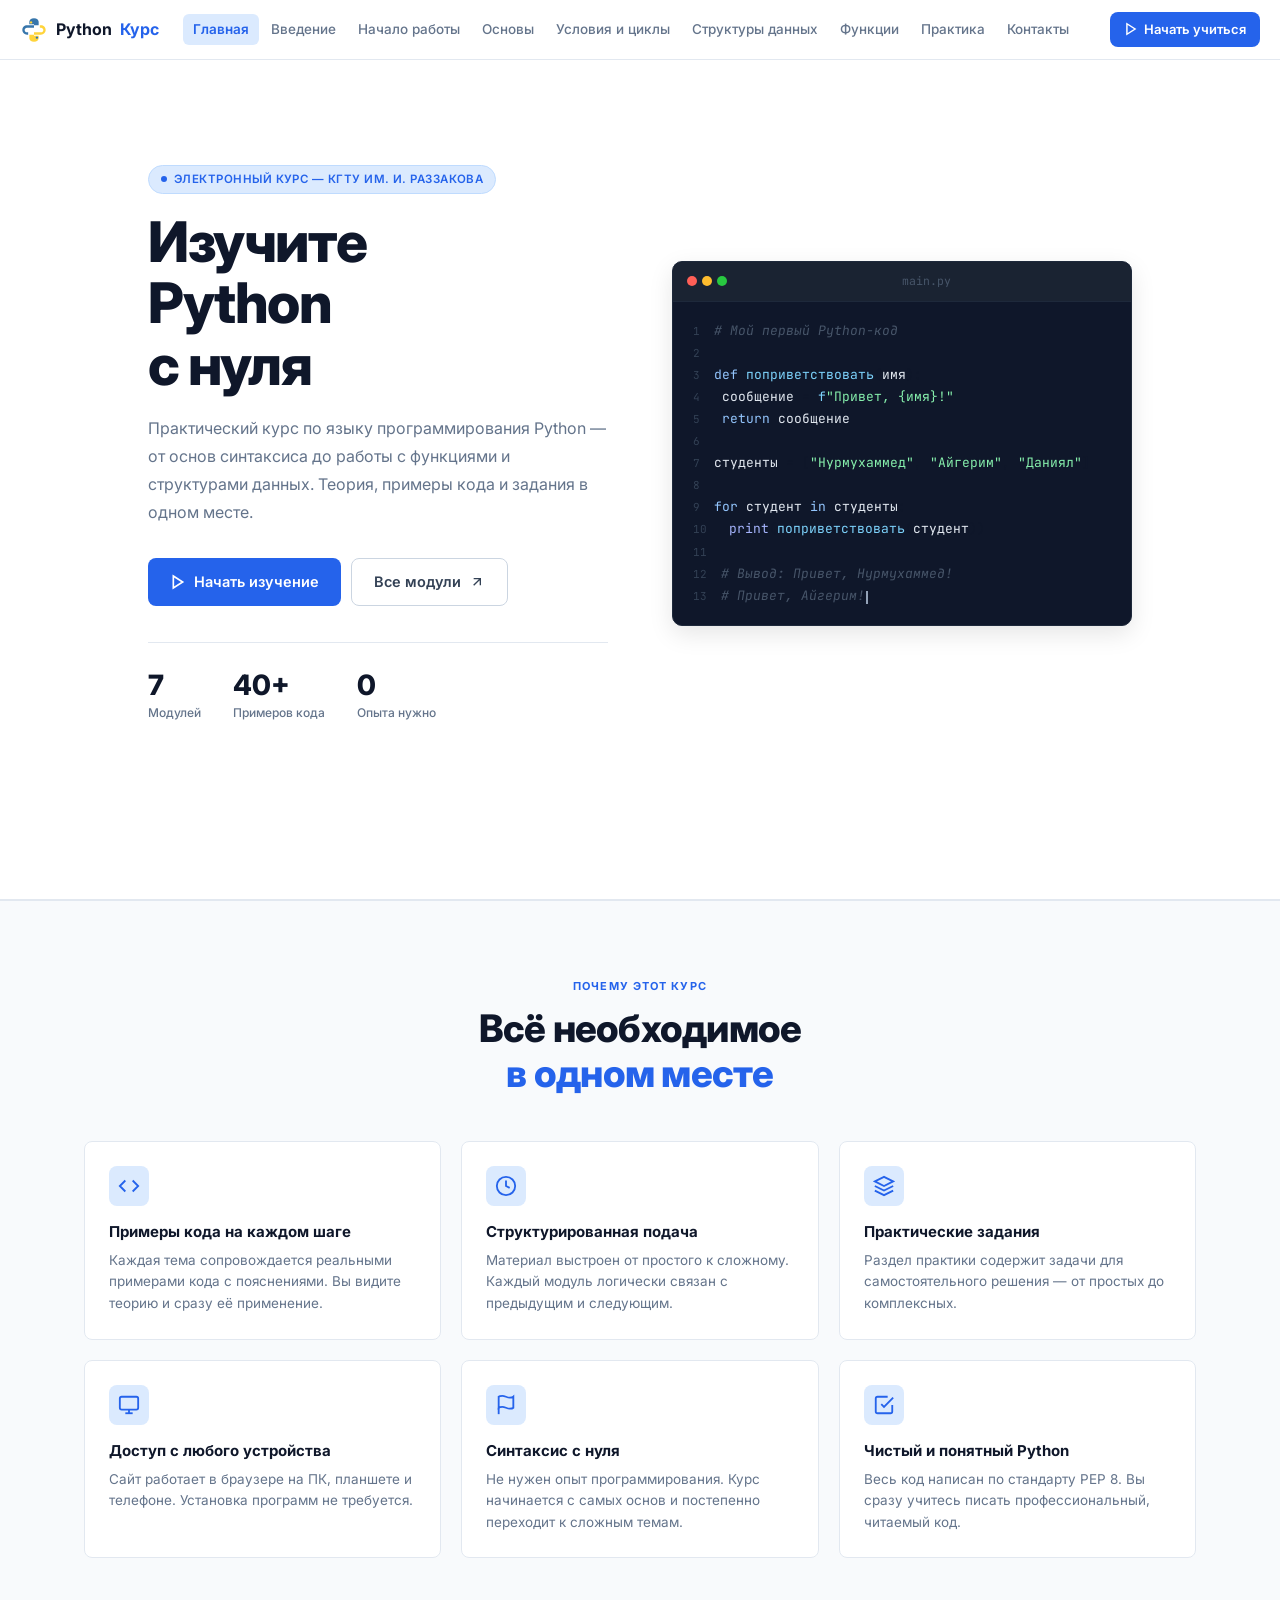
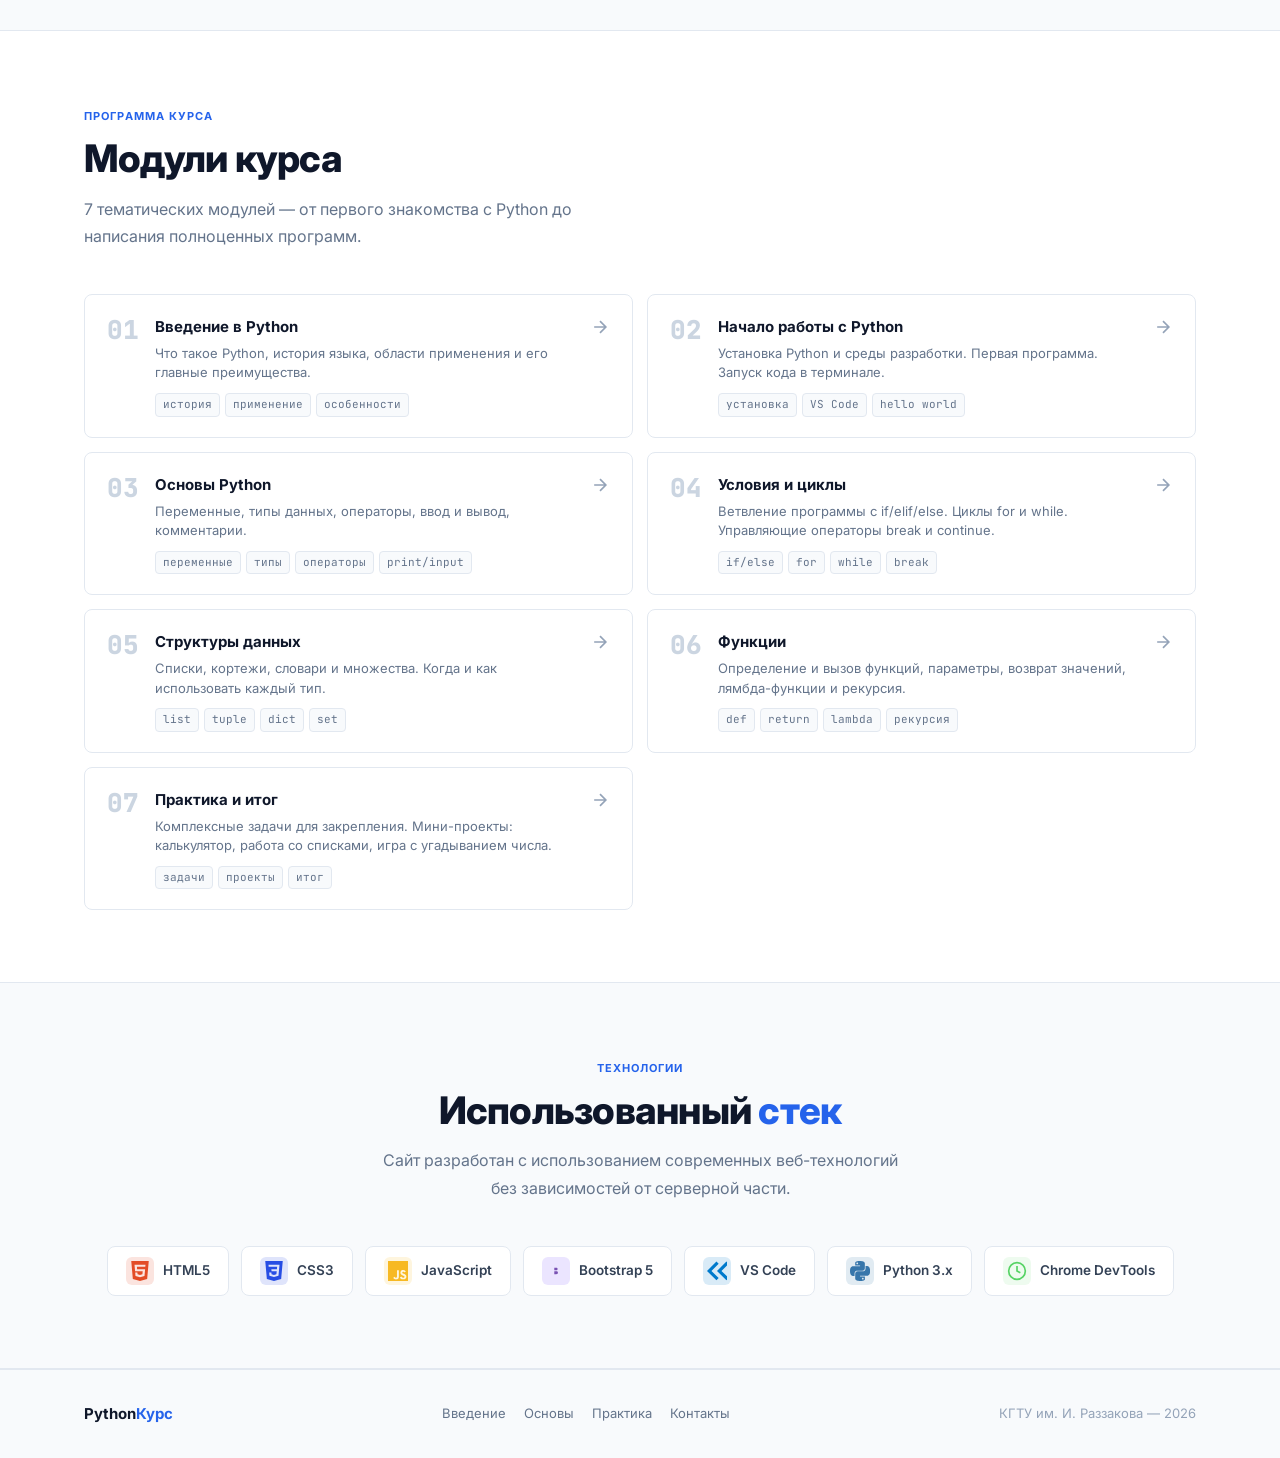
<file: index.html>
<!DOCTYPE html>
<html lang="ru">
<head>
  <meta charset="UTF-8">
  <meta name="viewport" content="width=device-width, initial-scale=1.0">
  <title>Язык программирования Python — Электронный курс</title>
  <link rel="stylesheet" href="css/style.css">
</head>
<body>

<!-- NAVBAR -->
<nav class="navbar">
  <a href="index.html" class="nav-logo">
    <svg width="28" height="28" viewBox="0 0 24 24" fill="none">
      <path d="M12 2C9.5 2 8 3.5 8 5v2h4v1H6C3.8 8 2 9.8 2 12s1.8 4 4 4h1v-2H6c-1.1 0-2-.9-2-2s.9-2 2-2h6V8h4V5c0-1.5-1.5-3-4-3z" fill="#3776AB"/>
      <path d="M12 22c2.5 0 4-1.5 4-3v-2h-4v-1h6c2.2 0 4-1.8 4-4s-1.8-4-4-4h-1v2h1c1.1 0 2 .9 2 2s-.9 2-2 2h-6v2H8v3c0 1.5 1.5 3 4 3z" fill="#FFD43B"/>
      <circle cx="9.5" cy="5.5" r="1" fill="#FFD43B"/>
      <circle cx="14.5" cy="18.5" r="1" fill="#3776AB"/>
    </svg>
    Python<span>Курс</span>
  </a>
  <div class="nav-links">
    <a href="index.html" class="active">Главная</a>
    <a href="vvedenie.html">Введение</a>
    <a href="nachalo.html">Начало работы</a>
    <a href="osnovy.html">Основы</a>
    <a href="usloviya.html">Условия и циклы</a>
    <a href="struktury.html">Структуры данных</a>
    <a href="funkcii.html">Функции</a>
    <a href="praktika.html">Практика</a>
    <a href="kontakty.html">Контакты</a>
  </div>
  <a href="vvedenie.html" class="nav-btn">
    <svg width="14" height="14" viewBox="0 0 24 24" fill="none" stroke="currentColor" stroke-width="2.5"><polygon points="5 3 19 12 5 21 5 3"/></svg>
    Начать учиться
  </a>
  <div class="hamburger" id="hamburger">
    <span></span><span></span><span></span>
  </div>
</nav>

<!-- MOBILE MENU -->
<div class="mobile-menu" id="mobileMenu">
  <a href="index.html">Главная</a>
  <a href="vvedenie.html">Введение в Python</a>
  <a href="nachalo.html">Начало работы</a>
  <a href="osnovy.html">Основы Python</a>
  <a href="usloviya.html">Условия и циклы</a>
  <a href="struktury.html">Структуры данных</a>
  <a href="funkcii.html">Функции</a>
  <a href="praktika.html">Практика и итог</a>
  <a href="kontakty.html">Контакты</a>
</div>

<!-- HERO -->
<section class="hero">
  <div class="hero-bg"></div>
  <div class="hero-grid"></div>
  <div class="hero-content">
    <div class="hero-text">
      <div class="hero-badge">
        <span class="hero-badge-dot"></span>
        Электронный курс — КГТУ им. И. Раззакова
      </div>
      <h1 class="hero-title">
        Изучите<br>
        <span class="line-yellow">Python</span><br>
        <span class="line-blue">с нуля</span>
      </h1>
      <p class="hero-desc">
        Практический курс по языку программирования Python — от основ синтаксиса
        до работы с функциями и структурами данных. Теория, примеры кода и задания
        в одном месте.
      </p>
      <div class="hero-actions">
        <a href="vvedenie.html" class="btn-primary">
          <svg width="16" height="16" viewBox="0 0 24 24" fill="none" stroke="currentColor" stroke-width="2.5"><polygon points="5 3 19 12 5 21 5 3"/></svg>
          Начать изучение
        </a>
        <a href="#modules" class="btn-secondary">
          Все модули
          <svg width="16" height="16" viewBox="0 0 24 24" fill="none" stroke="currentColor" stroke-width="2"><path d="M7 17l9.2-9.2M17 17V7H7"/></svg>
        </a>
      </div>
      <div class="hero-stats">
        <div class="hero-stat">
          <div class="hero-stat-num">7</div>
          <div class="hero-stat-label">Модулей</div>
        </div>
        <div class="hero-stat">
          <div class="hero-stat-num">40+</div>
          <div class="hero-stat-label">Примеров кода</div>
        </div>
        <div class="hero-stat">
          <div class="hero-stat-num">0</div>
          <div class="hero-stat-label">Опыта нужно</div>
        </div>
      </div>
    </div>
    <div class="hero-visual">
      <div class="code-window">
        <div class="code-window-header">
          <div class="code-window-dots">
            <div class="dot dot-red"></div>
            <div class="dot dot-yellow"></div>
            <div class="dot dot-green"></div>
          </div>
          <div class="code-window-title">main.py</div>
        </div>
        <div class="code-window-body">
<span class="code-line"><span class="code-line-num">1</span><span class="cm"># Мой первый Python-код</span></span>
<span class="code-line"><span class="code-line-num">2</span></span>
<span class="code-line"><span class="code-line-num">3</span><span class="kw">def</span> <span class="fn">поприветствовать</span>(<span class="var">имя</span>):</span>
<span class="code-line"><span class="code-line-num">4</span>    <span class="var">сообщение</span> = <span class="fn">f</span><span class="str">"Привет, {имя}!"</span></span>
<span class="code-line"><span class="code-line-num">5</span>    <span class="kw">return</span> <span class="var">сообщение</span></span>
<span class="code-line"><span class="code-line-num">6</span></span>
<span class="code-line"><span class="code-line-num">7</span><span class="var">студенты</span> = [<span class="str">"Нурмухаммед"</span>, <span class="str">"Айгерим"</span>, <span class="str">"Даниял"</span>]</span>
<span class="code-line"><span class="code-line-num">8</span></span>
<span class="code-line"><span class="code-line-num">9</span><span class="kw">for</span> <span class="var">студент</span> <span class="kw">in</span> <span class="var">студенты</span>:</span>
<span class="code-line"><span class="code-line-num">10</span>   <span class="builtin">print</span>(<span class="fn">поприветствовать</span>(<span class="var">студент</span>))</span>
<span class="code-line"><span class="code-line-num">11</span></span>
<span class="code-line"><span class="code-line-num">12</span><span class="cm"># Вывод: Привет, Нурмухаммед!</span></span>
<span class="code-line"><span class="code-line-num">13</span><span class="cm">#        Привет, Айгерим!</span><span class="code-cursor"></span></span>
        </div>
      </div>
    </div>
  </div>
</section>

<!-- FEATURES -->
<section class="features">
  <div class="container">
    <div class="text-center">
      <span class="section-label">Почему этот курс</span>
      <h2 class="section-title">Всё необходимое<br><span>в одном месте</span></h2>
    </div>
    <div class="features-grid">
      <div class="feature-card" data-aos>
        <div class="feature-icon">
          <svg width="22" height="22" viewBox="0 0 24 24" fill="none" stroke="currentColor" stroke-width="2"><polyline points="16 18 22 12 16 6"/><polyline points="8 6 2 12 8 18"/></svg>
        </div>
        <div class="feature-title">Примеры кода на каждом шаге</div>
        <div class="feature-desc">Каждая тема сопровождается реальными примерами кода с пояснениями. Вы видите теорию и сразу её применение.</div>
      </div>
      <div class="feature-card" data-aos data-aos-delay="100">
        <div class="feature-icon">
          <svg width="22" height="22" viewBox="0 0 24 24" fill="none" stroke="currentColor" stroke-width="2"><circle cx="12" cy="12" r="10"/><polyline points="12 6 12 12 16 14"/></svg>
        </div>
        <div class="feature-title">Структурированная подача</div>
        <div class="feature-desc">Материал выстроен от простого к сложному. Каждый модуль логически связан с предыдущим и следующим.</div>
      </div>
      <div class="feature-card" data-aos data-aos-delay="200">
        <div class="feature-icon">
          <svg width="22" height="22" viewBox="0 0 24 24" fill="none" stroke="currentColor" stroke-width="2"><path d="M12 2L2 7l10 5 10-5-10-5z"/><path d="M2 17l10 5 10-5"/><path d="M2 12l10 5 10-5"/></svg>
        </div>
        <div class="feature-title">Практические задания</div>
        <div class="feature-desc">Раздел практики содержит задачи для самостоятельного решения — от простых до комплексных.</div>
      </div>
      <div class="feature-card" data-aos data-aos-delay="300">
        <div class="feature-icon">
          <svg width="22" height="22" viewBox="0 0 24 24" fill="none" stroke="currentColor" stroke-width="2"><rect x="2" y="3" width="20" height="14" rx="2"/><line x1="8" y1="21" x2="16" y2="21"/><line x1="12" y1="17" x2="12" y2="21"/></svg>
        </div>
        <div class="feature-title">Доступ с любого устройства</div>
        <div class="feature-desc">Сайт работает в браузере на ПК, планшете и телефоне. Установка программ не требуется.</div>
      </div>
      <div class="feature-card" data-aos data-aos-delay="400">
        <div class="feature-icon">
          <svg width="22" height="22" viewBox="0 0 24 24" fill="none" stroke="currentColor" stroke-width="2"><path d="M4 15s1-1 4-1 5 2 8 2 4-1 4-1V3s-1 1-4 1-5-2-8-2-4 1-4 1z"/><line x1="4" y1="22" x2="4" y2="15"/></svg>
        </div>
        <div class="feature-title">Синтаксис с нуля</div>
        <div class="feature-desc">Не нужен опыт программирования. Курс начинается с самых основ и постепенно переходит к сложным темам.</div>
      </div>
      <div class="feature-card" data-aos data-aos-delay="500">
        <div class="feature-icon">
          <svg width="22" height="22" viewBox="0 0 24 24" fill="none" stroke="currentColor" stroke-width="2"><path d="M9 11l3 3L22 4"/><path d="M21 12v7a2 2 0 0 1-2 2H5a2 2 0 0 1-2-2V5a2 2 0 0 1 2-2h11"/></svg>
        </div>
        <div class="feature-title">Чистый и понятный Python</div>
        <div class="feature-desc">Весь код написан по стандарту PEP 8. Вы сразу учитесь писать профессиональный, читаемый код.</div>
      </div>
    </div>
  </div>
</section>

<!-- MODULES -->
<section id="modules">
  <div class="container">
    <div>
      <span class="section-label">Программа курса</span>
      <h2 class="section-title">Модули курса</h2>
      <p class="section-desc">7 тематических модулей — от первого знакомства с Python до написания полноценных программ.</p>
    </div>
    <div class="modules-grid">
      <a href="vvedenie.html" class="module-card" data-aos>
        <div class="module-num">01</div>
        <div class="module-body">
          <div class="module-title">Введение в Python</div>
          <div class="module-desc">Что такое Python, история языка, области применения и его главные преимущества.</div>
          <div class="module-tags"><span class="tag">история</span><span class="tag">применение</span><span class="tag">особенности</span></div>
        </div>
        <svg class="module-arrow" width="20" height="20" viewBox="0 0 24 24" fill="none" stroke="currentColor" stroke-width="2"><path d="M5 12h14M12 5l7 7-7 7"/></svg>
      </a>
      <a href="nachalo.html" class="module-card" data-aos data-aos-delay="50">
        <div class="module-num">02</div>
        <div class="module-body">
          <div class="module-title">Начало работы с Python</div>
          <div class="module-desc">Установка Python и среды разработки. Первая программа. Запуск кода в терминале.</div>
          <div class="module-tags"><span class="tag">установка</span><span class="tag">VS Code</span><span class="tag">hello world</span></div>
        </div>
        <svg class="module-arrow" width="20" height="20" viewBox="0 0 24 24" fill="none" stroke="currentColor" stroke-width="2"><path d="M5 12h14M12 5l7 7-7 7"/></svg>
      </a>
      <a href="osnovy.html" class="module-card" data-aos data-aos-delay="100">
        <div class="module-num">03</div>
        <div class="module-body">
          <div class="module-title">Основы Python</div>
          <div class="module-desc">Переменные, типы данных, операторы, ввод и вывод, комментарии.</div>
          <div class="module-tags"><span class="tag">переменные</span><span class="tag">типы</span><span class="tag">операторы</span><span class="tag">print/input</span></div>
        </div>
        <svg class="module-arrow" width="20" height="20" viewBox="0 0 24 24" fill="none" stroke="currentColor" stroke-width="2"><path d="M5 12h14M12 5l7 7-7 7"/></svg>
      </a>
      <a href="usloviya.html" class="module-card" data-aos data-aos-delay="150">
        <div class="module-num">04</div>
        <div class="module-body">
          <div class="module-title">Условия и циклы</div>
          <div class="module-desc">Ветвление программы с if/elif/else. Циклы for и while. Управляющие операторы break и continue.</div>
          <div class="module-tags"><span class="tag">if/else</span><span class="tag">for</span><span class="tag">while</span><span class="tag">break</span></div>
        </div>
        <svg class="module-arrow" width="20" height="20" viewBox="0 0 24 24" fill="none" stroke="currentColor" stroke-width="2"><path d="M5 12h14M12 5l7 7-7 7"/></svg>
      </a>
      <a href="struktury.html" class="module-card" data-aos data-aos-delay="200">
        <div class="module-num">05</div>
        <div class="module-body">
          <div class="module-title">Структуры данных</div>
          <div class="module-desc">Списки, кортежи, словари и множества. Когда и как использовать каждый тип.</div>
          <div class="module-tags"><span class="tag">list</span><span class="tag">tuple</span><span class="tag">dict</span><span class="tag">set</span></div>
        </div>
        <svg class="module-arrow" width="20" height="20" viewBox="0 0 24 24" fill="none" stroke="currentColor" stroke-width="2"><path d="M5 12h14M12 5l7 7-7 7"/></svg>
      </a>
      <a href="funkcii.html" class="module-card" data-aos data-aos-delay="250">
        <div class="module-num">06</div>
        <div class="module-body">
          <div class="module-title">Функции</div>
          <div class="module-desc">Определение и вызов функций, параметры, возврат значений, лямбда-функции и рекурсия.</div>
          <div class="module-tags"><span class="tag">def</span><span class="tag">return</span><span class="tag">lambda</span><span class="tag">рекурсия</span></div>
        </div>
        <svg class="module-arrow" width="20" height="20" viewBox="0 0 24 24" fill="none" stroke="currentColor" stroke-width="2"><path d="M5 12h14M12 5l7 7-7 7"/></svg>
      </a>
      <a href="praktika.html" class="module-card" data-aos data-aos-delay="300">
        <div class="module-num">07</div>
        <div class="module-body">
          <div class="module-title">Практика и итог</div>
          <div class="module-desc">Комплексные задачи для закрепления. Мини-проекты: калькулятор, работа со списками, игра с угадыванием числа.</div>
          <div class="module-tags"><span class="tag">задачи</span><span class="tag">проекты</span><span class="tag">итог</span></div>
        </div>
        <svg class="module-arrow" width="20" height="20" viewBox="0 0 24 24" fill="none" stroke="currentColor" stroke-width="2"><path d="M5 12h14M12 5l7 7-7 7"/></svg>
      </a>
    </div>
  </div>
</section>

<!-- TECH -->
<section class="tech">
  <div class="container">
    <div class="text-center">
      <span class="section-label">Технологии</span>
      <h2 class="section-title">Использованный <span>стек</span></h2>
      <p class="section-desc">Сайт разработан с использованием современных веб-технологий без зависимостей от серверной части.</p>
    </div>
    <div class="tech-list">
      <div class="tech-item" data-aos>
        <div class="tech-item-icon" style="background:rgba(227,76,38,0.15);color:#e34c26;">
          <svg width="20" height="20" viewBox="0 0 24 24" fill="currentColor"><path d="M1.5 0h21l-1.91 21.563L11.977 24l-8.565-2.438L1.5 0zm7.031 9.75l-.232-2.718 10.059.003.23-2.622L5.412 4.41l.698 8.01h9.126l-.326 3.426-2.91.804-2.955-.81-.188-2.11H6.248l.33 4.171L12 19.351l5.379-1.443.744-8.157H8.531z"/></svg>
        </div>
        HTML5
      </div>
      <div class="tech-item" data-aos data-aos-delay="80">
        <div class="tech-item-icon" style="background:rgba(38,77,228,0.15);color:#264de4;">
          <svg width="20" height="20" viewBox="0 0 24 24" fill="currentColor"><path d="M1.5 0h21l-1.91 21.563L11.977 24l-8.564-2.438L1.5 0zm17.09 4.413L5.41 4.41l.213 2.622 10.125.002-.255 2.716h-6.64l.24 2.573h6.182l-.366 3.523-2.91.804-2.956-.81-.188-2.11h-2.61l.29 3.855L12 19.288l5.373-1.53L18.59 4.414z"/></svg>
        </div>
        CSS3
      </div>
      <div class="tech-item" data-aos data-aos-delay="160">
        <div class="tech-item-icon" style="background:rgba(247,185,35,0.15);color:#f7b923;">
          <svg width="20" height="20" viewBox="0 0 24 24" fill="currentColor"><path d="M0 0h24v24H0V0zm22.034 18.276c-.175-1.095-.888-2.015-3.003-2.873-.736-.345-1.554-.585-1.797-1.14-.091-.33-.105-.51-.046-.705.15-.646.915-.84 1.515-.66.39.12.75.42.976.9 1.034-.676 1.034-.676 1.755-1.125-.27-.42-.404-.601-.586-.78-.63-.705-1.469-1.065-2.834-1.034l-.705.089c-.676.165-1.32.525-1.71 1.005-1.14 1.291-.811 3.541.569 4.471 1.365 1.02 3.361 1.244 3.616 2.205.24 1.17-.87 1.545-1.966 1.41-.811-.18-1.26-.586-1.755-1.336l-1.83 1.051c.21.48.45.689.81 1.109 1.74 1.756 6.09 1.666 6.871-1.004.029-.09.24-.705.074-1.65l.046.067zm-8.983-7.245h-2.248c0 1.938-.009 3.864-.009 5.805 0 1.232.063 2.363-.138 2.711-.33.689-1.18.601-1.566.48-.396-.196-.597-.466-.83-.855-.063-.105-.11-.196-.127-.196l-1.825 1.125c.305.63.75 1.172 1.324 1.517.855.51 2.004.675 3.207.405.783-.226 1.458-.691 1.811-1.411.51-.93.402-2.07.397-3.346.012-2.054 0-4.109 0-6.179l.004-.056z"/></svg>
        </div>
        JavaScript
      </div>
      <div class="tech-item" data-aos data-aos-delay="240">
        <div class="tech-item-icon" style="background:rgba(119,82,254,0.15);color:#7952b3;">
          <svg width="20" height="20" viewBox="0 0 24 24" fill="currentColor"><path d="M11.77 11.24H9.956V8.202h2.152c1.17 0 1.834.522 1.834 1.466 0 1.008-.773 1.572-2.174 1.572zm.324 1.206H9.956v3.348h2.29c1.429 0 2.071-.551 2.071-1.716 0-1.12-.683-1.632-2.223-1.632zM24 11.39v1.218c-1.128.386-1.808.Billboard 1.33h-.019c.064.43.998.987.998 2.218 0 2.946-2.484 3.83-5.15 3.83H9.32v-13h10.356C22.303 5.659 24 7.11 24 9.47c0 1.057-.436 2.025-1.236 2.555.66.356 1.236.905 1.236 1.365zm-6.598 5.063h-7.086v-3.348h7.086c1.429 0 2.07-.551 2.07-1.716 0-1.12-.683-1.632-2.222-1.632h-6.934V8.202h7.086c1.17 0 1.834.522 1.834 1.466 0 1.008-.773 1.572-2.174 1.572h.334z"/></svg>
        </div>
        Bootstrap 5
      </div>
      <div class="tech-item" data-aos data-aos-delay="320">
        <div class="tech-item-icon" style="background:rgba(0,122,204,0.15);color:#007acc;">
          <svg width="20" height="20" viewBox="0 0 24 24" fill="currentColor"><path d="M0 11.852l11.333-11.19 2.666 2.666-8.666 8.524 8.666 8.524-2.666 2.666L0 11.852zm12 0l11.333-11.19 2.666 2.666-8.666 8.524 8.666 8.524-2.666 2.666L12 11.852z"/></svg>
        </div>
        VS Code
      </div>
      <div class="tech-item" data-aos data-aos-delay="400">
        <div class="tech-item-icon" style="background:rgba(55,118,171,0.15);color:#3776AB;">
          <svg width="20" height="20" viewBox="0 0 24 24" fill="currentColor"><path d="M14.25.18l.9.2.73.26.59.3.45.32.34.34.25.34.16.33.1.3.04.26.02.2-.01.13V8.5l-.05.63-.13.55-.21.46-.26.38-.3.31-.33.25-.35.19-.35.14-.33.1-.3.07-.26.04-.21.02H8.83l-.69.05-.59.14-.5.22-.41.27-.33.32-.27.35-.2.36-.15.37-.1.35-.07.32-.04.27-.02.21v3.06H3.23l-.21-.03-.28-.07-.32-.12-.35-.18-.36-.26-.36-.36-.35-.46-.32-.59-.28-.73-.21-.88-.14-1.05-.05-1.23.06-1.22.16-1.04.24-.87.32-.71.36-.57.4-.44.42-.33.42-.24.4-.16.36-.1.32-.05.24-.01h.16l.06.01h8.16v-.83H6.24l-.01-2.75-.02-.37.05-.34.11-.31.17-.28.25-.26.31-.23.38-.2.44-.18.51-.15.58-.12.64-.1.71-.06.77-.04.84-.02 1.27.05 1.07.13zm-6.3 1.98l-.23.33-.08.41.08.41.23.34.33.22.41.09.41-.09.33-.22.23-.34.08-.41-.08-.41-.23-.33-.33-.22-.41-.09-.41.09-.33.22zM21.1 6.11l.28.06.32.12.35.18.36.27.36.35.35.47.32.59.28.73.21.88.14 1.04.05 1.23-.06 1.23-.16 1.04-.24.86-.32.71-.36.57-.4.45-.42.33-.42.24-.4.16-.36.09-.32.05-.24.02-.16-.01h-8.22v.82h5.84l.01 2.76.02.36-.05.34-.11.31-.17.29-.25.25-.31.24-.38.2-.44.17-.51.15-.58.13-.64.09-.71.07-.77.04-.84.01-1.27-.04-1.07-.14-.9-.2-.73-.25-.59-.3-.45-.33-.34-.34-.25-.34-.16-.33-.1-.3-.04-.25-.02-.2.01-.13v-5.34l.05-.64.13-.54.21-.46.26-.38.3-.31.33-.25.35-.19.35-.14.33-.1.3-.06.26-.04.21-.02.13-.01h5.84l.69-.05.59-.14.5-.21.41-.28.33-.32.27-.35.2-.36.15-.36.1-.35.07-.32.04-.28.02-.21V6.07h2.09l.14.01.21.03zm-6.47 14.25l-.23.33-.08.41.08.41.23.33.33.23.41.08.41-.08.33-.23.23-.33.08-.41-.08-.41-.23-.33-.33-.23-.41-.08-.41.08-.33.23z"/></svg>
        </div>
        Python 3.x
      </div>
      <div class="tech-item" data-aos data-aos-delay="480">
        <div class="tech-item-icon" style="background:rgba(86,211,100,0.1);color:#56d364;">
          <svg width="20" height="20" viewBox="0 0 24 24" fill="none" stroke="currentColor" stroke-width="2"><circle cx="12" cy="12" r="10"/><polyline points="12 6 12 12 16 14"/></svg>
        </div>
        Chrome DevTools
      </div>
    </div>
  </div>
</section>

<!-- FOOTER -->
<footer>
  <div class="footer-inner">
    <a href="index.html" class="footer-logo">Python<span>Курс</span></a>
    <div class="footer-links">
      <a href="vvedenie.html">Введение</a>
      <a href="osnovy.html">Основы</a>
      <a href="praktika.html">Практика</a>
      <a href="kontakty.html">Контакты</a>
    </div>
    <div class="footer-copy">КГТУ им. И. Раззакова — 2026</div>
  </div>
</footer>

<script src="js/main.js"></script>
</body>
</html>
</file>
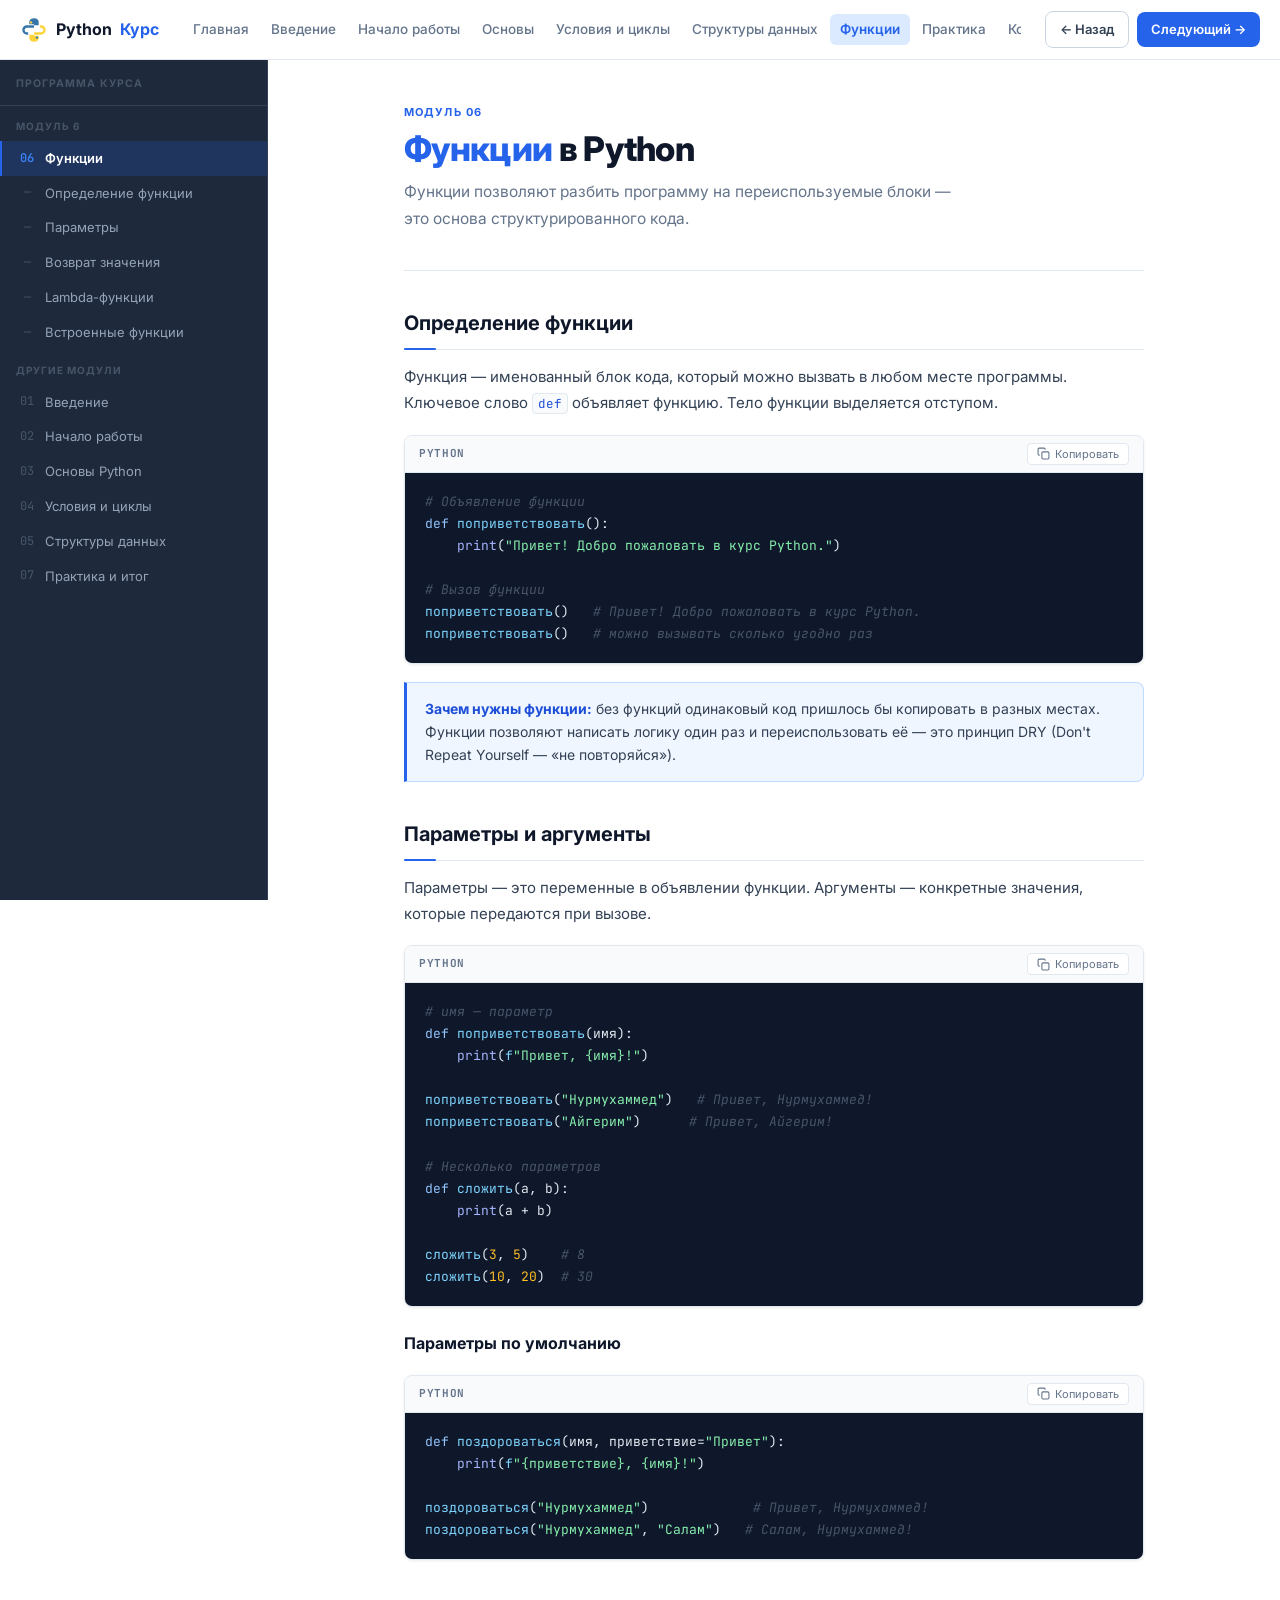
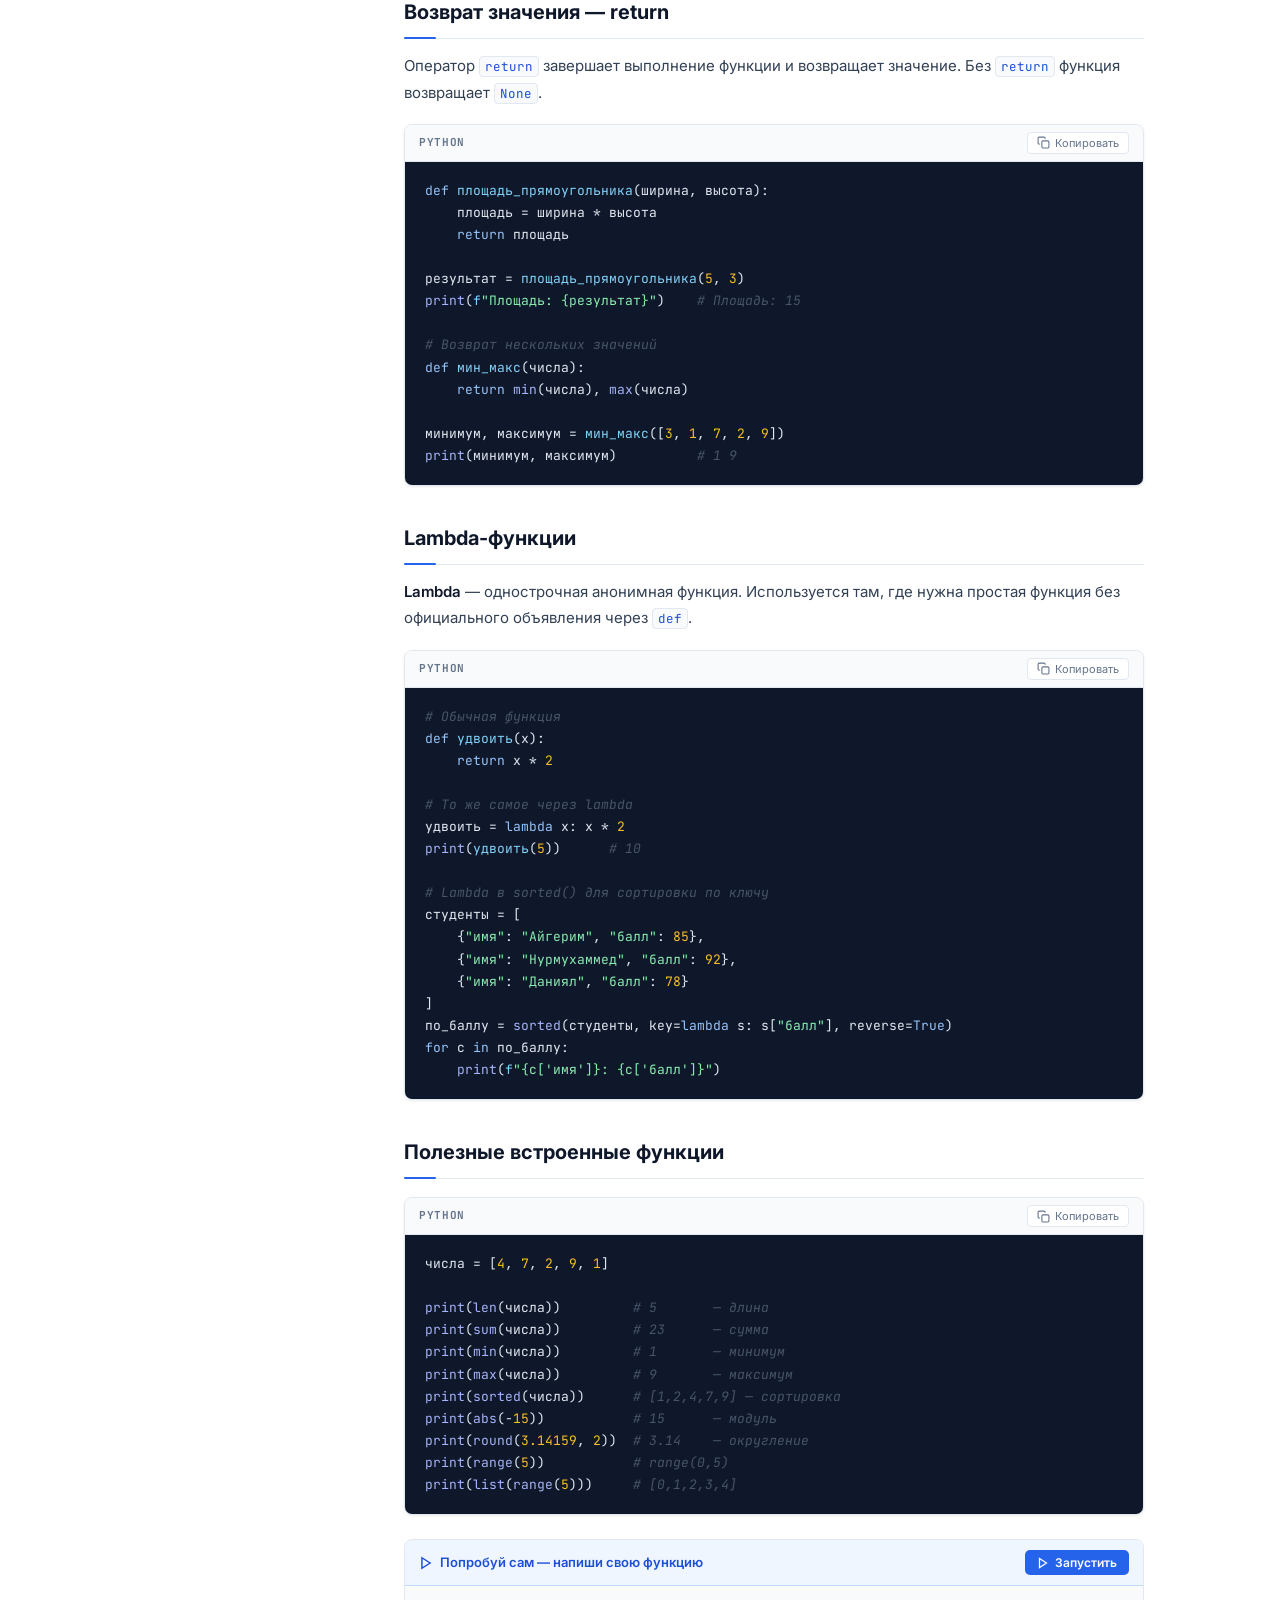
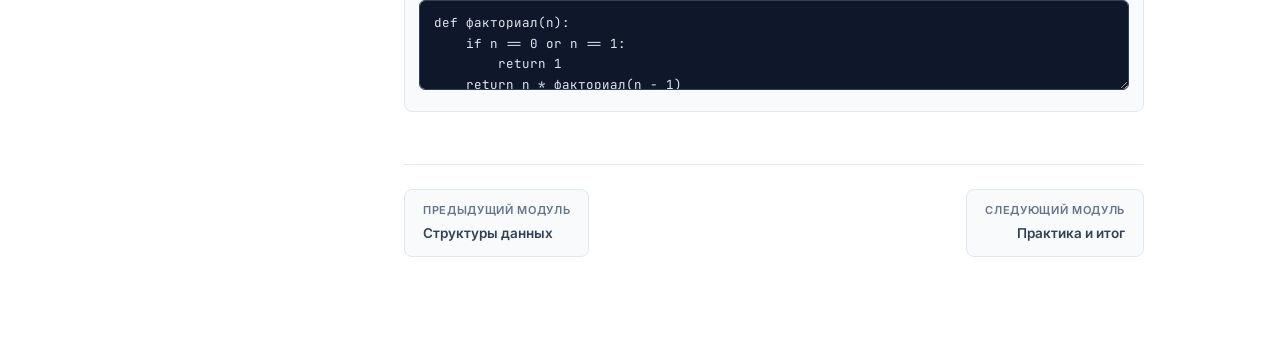
<file: funkcii.html>
<!DOCTYPE html>
<html lang="ru">
<head>
  <meta charset="UTF-8">
  <meta name="viewport" content="width=device-width, initial-scale=1.0">
  <title>Функции — Электронный курс Python</title>
  <link rel="stylesheet" href="css/style.css">
</head>
<body>

<nav class="navbar">
  <a href="index.html" class="nav-logo">
    <svg width="28" height="28" viewBox="0 0 24 24" fill="none">
      <path d="M12 2C9.5 2 8 3.5 8 5v2h4v1H6C3.8 8 2 9.8 2 12s1.8 4 4 4h1v-2H6c-1.1 0-2-.9-2-2s.9-2 2-2h6V8h4V5c0-1.5-1.5-3-4-3z" fill="#3776AB"/>
      <path d="M12 22c2.5 0 4-1.5 4-3v-2h-4v-1h6c2.2 0 4-1.8 4-4s-1.8-4-4-4h-1v2h1c1.1 0 2 .9 2 2s-.9 2-2 2h-6v2H8v3c0 1.5 1.5 3 4 3z" fill="#FFD43B"/>
      <circle cx="9.5" cy="5.5" r="1" fill="#FFD43B"/>
      <circle cx="14.5" cy="18.5" r="1" fill="#3776AB"/>
    </svg>
    Python<span>Курс</span>
  </a>
  <div class="nav-links">
    <a href="index.html">Главная</a>
    <a href="vvedenie.html">Введение</a>
    <a href="nachalo.html">Начало работы</a>
    <a href="osnovy.html">Основы</a>
    <a href="usloviya.html">Условия и циклы</a>
    <a href="struktury.html">Структуры данных</a>
    <a href="funkcii.html" class="active">Функции</a>
    <a href="praktika.html">Практика</a>
    <a href="kontakty.html">Контакты</a>
  </div>
  <div class="nav-module-btns">
    <a href="struktury.html" class="nav-btn-ghost">← Назад</a>
    <a href="praktika.html" class="nav-btn">Следующий →</a>
  </div>
  <div class="hamburger" id="hamburger"><span></span><span></span><span></span></div>
</nav>

<div class="mobile-menu" id="mobileMenu">
  <a href="index.html">Главная</a>
  <a href="vvedenie.html">Введение в Python</a>
  <a href="nachalo.html">Начало работы</a>
  <a href="osnovy.html">Основы Python</a>
  <a href="usloviya.html">Условия и циклы</a>
  <a href="struktury.html">Структуры данных</a>
  <a href="funkcii.html" class="active">Функции</a>
  <a href="praktika.html">Практика и итог</a>
  <a href="kontakty.html">Контакты</a>
</div>

<div class="course-layout">
  <aside class="sidebar">
    <div class="sidebar-header">Программа курса</div>
    <div class="sidebar-section">
      <div class="sidebar-section-title">Модуль 6</div>
      <a href="funkcii.html" class="sidebar-link active"><span class="sidebar-link-icon">06</span> Функции</a>
      <a href="funkcii.html#opredelenie" class="sidebar-link"><span class="sidebar-link-icon">—</span> Определение функции</a>
      <a href="funkcii.html#parametry" class="sidebar-link"><span class="sidebar-link-icon">—</span> Параметры</a>
      <a href="funkcii.html#return" class="sidebar-link"><span class="sidebar-link-icon">—</span> Возврат значения</a>
      <a href="funkcii.html#lambda" class="sidebar-link"><span class="sidebar-link-icon">—</span> Lambda-функции</a>
      <a href="funkcii.html#vstroennye" class="sidebar-link"><span class="sidebar-link-icon">—</span> Встроенные функции</a>
    </div>
    <div class="sidebar-section">
      <div class="sidebar-section-title">Другие модули</div>
      <a href="vvedenie.html" class="sidebar-link"><span class="sidebar-link-icon">01</span> Введение</a>
      <a href="nachalo.html" class="sidebar-link"><span class="sidebar-link-icon">02</span> Начало работы</a>
      <a href="osnovy.html" class="sidebar-link"><span class="sidebar-link-icon">03</span> Основы Python</a>
      <a href="usloviya.html" class="sidebar-link"><span class="sidebar-link-icon">04</span> Условия и циклы</a>
      <a href="struktury.html" class="sidebar-link"><span class="sidebar-link-icon">05</span> Структуры данных</a>
      <a href="praktika.html" class="sidebar-link"><span class="sidebar-link-icon">07</span> Практика и итог</a>
    </div>
  </aside>

  <main class="course-main">
    <div class="course-content">

      <div class="page-header">
        <div class="page-label">Модуль 06</div>
        <h1 class="page-title"><span>Функции</span> в Python</h1>
        <p class="page-desc">Функции позволяют разбить программу на переиспользуемые блоки — это основа структурированного кода.</p>
      </div>

      <h2 class="section-h" id="opredelenie">Определение функции</h2>
      <p>
        Функция — именованный блок кода, который можно вызвать в любом месте программы.
        Ключевое слово <code class="inline">def</code> объявляет функцию. Тело функции выделяется отступом.
      </p>
      <div class="code-block">
        <div class="code-block-header">
          <span class="code-lang">Python</span>
          <button class="copy-btn"><svg width="13" height="13" viewBox="0 0 24 24" fill="none" stroke="currentColor" stroke-width="2"><rect x="9" y="9" width="13" height="13" rx="2"/><path d="M5 15H4a2 2 0 0 1-2-2V4a2 2 0 0 1 2-2h9a2 2 0 0 1 2 2v1"/></svg> Копировать</button>
        </div>
        <pre class="code"><span class="cm"># Объявление функции</span>
<span class="kw">def</span> <span class="fn">поприветствовать</span>():
    <span class="builtin">print</span>(<span class="str">"Привет! Добро пожаловать в курс Python."</span>)

<span class="cm"># Вызов функции</span>
<span class="fn">поприветствовать</span>()   <span class="cm"># Привет! Добро пожаловать в курс Python.</span>
<span class="fn">поприветствовать</span>()   <span class="cm"># можно вызывать сколько угодно раз</span></pre>
      </div>

      <div class="info-box">
        <strong>Зачем нужны функции:</strong> без функций одинаковый код пришлось бы копировать в разных
        местах. Функции позволяют написать логику один раз и переиспользовать её — это принцип DRY
        (Don't Repeat Yourself — «не повторяйся»).
      </div>

      <h2 class="section-h" id="parametry">Параметры и аргументы</h2>
      <p>
        Параметры — это переменные в объявлении функции. Аргументы — конкретные значения,
        которые передаются при вызове.
      </p>
      <div class="code-block">
        <div class="code-block-header">
          <span class="code-lang">Python</span>
          <button class="copy-btn"><svg width="13" height="13" viewBox="0 0 24 24" fill="none" stroke="currentColor" stroke-width="2"><rect x="9" y="9" width="13" height="13" rx="2"/><path d="M5 15H4a2 2 0 0 1-2-2V4a2 2 0 0 1 2-2h9a2 2 0 0 1 2 2v1"/></svg> Копировать</button>
        </div>
        <pre class="code"><span class="cm"># имя — параметр</span>
<span class="kw">def</span> <span class="fn">поприветствовать</span>(<span class="var">имя</span>):
    <span class="builtin">print</span>(<span class="fn">f</span><span class="str">"Привет, {имя}!"</span>)

<span class="fn">поприветствовать</span>(<span class="str">"Нурмухаммед"</span>)   <span class="cm"># Привет, Нурмухаммед!</span>
<span class="fn">поприветствовать</span>(<span class="str">"Айгерим"</span>)      <span class="cm"># Привет, Айгерим!</span>

<span class="cm"># Несколько параметров</span>
<span class="kw">def</span> <span class="fn">сложить</span>(<span class="var">a</span>, <span class="var">b</span>):
    <span class="builtin">print</span>(<span class="var">a</span> + <span class="var">b</span>)

<span class="fn">сложить</span>(<span class="num">3</span>, <span class="num">5</span>)    <span class="cm"># 8</span>
<span class="fn">сложить</span>(<span class="num">10</span>, <span class="num">20</span>)  <span class="cm"># 30</span></pre>
      </div>

      <h3 class="sub-h">Параметры по умолчанию</h3>
      <div class="code-block">
        <div class="code-block-header">
          <span class="code-lang">Python</span>
          <button class="copy-btn"><svg width="13" height="13" viewBox="0 0 24 24" fill="none" stroke="currentColor" stroke-width="2"><rect x="9" y="9" width="13" height="13" rx="2"/><path d="M5 15H4a2 2 0 0 1-2-2V4a2 2 0 0 1 2-2h9a2 2 0 0 1 2 2v1"/></svg> Копировать</button>
        </div>
        <pre class="code"><span class="kw">def</span> <span class="fn">поздороваться</span>(<span class="var">имя</span>, <span class="var">приветствие</span>=<span class="str">"Привет"</span>):
    <span class="builtin">print</span>(<span class="fn">f</span><span class="str">"{приветствие}, {имя}!"</span>)

<span class="fn">поздороваться</span>(<span class="str">"Нурмухаммед"</span>)             <span class="cm"># Привет, Нурмухаммед!</span>
<span class="fn">поздороваться</span>(<span class="str">"Нурмухаммед"</span>, <span class="str">"Салам"</span>)   <span class="cm"># Салам, Нурмухаммед!</span></pre>
      </div>

      <h2 class="section-h" id="return">Возврат значения — return</h2>
      <p>
        Оператор <code class="inline">return</code> завершает выполнение функции и возвращает значение.
        Без <code class="inline">return</code> функция возвращает <code class="inline">None</code>.
      </p>
      <div class="code-block">
        <div class="code-block-header">
          <span class="code-lang">Python</span>
          <button class="copy-btn"><svg width="13" height="13" viewBox="0 0 24 24" fill="none" stroke="currentColor" stroke-width="2"><rect x="9" y="9" width="13" height="13" rx="2"/><path d="M5 15H4a2 2 0 0 1-2-2V4a2 2 0 0 1 2-2h9a2 2 0 0 1 2 2v1"/></svg> Копировать</button>
        </div>
        <pre class="code"><span class="kw">def</span> <span class="fn">площадь_прямоугольника</span>(<span class="var">ширина</span>, <span class="var">высота</span>):
    <span class="var">площадь</span> = <span class="var">ширина</span> * <span class="var">высота</span>
    <span class="kw">return</span> <span class="var">площадь</span>

<span class="var">результат</span> = <span class="fn">площадь_прямоугольника</span>(<span class="num">5</span>, <span class="num">3</span>)
<span class="builtin">print</span>(<span class="fn">f</span><span class="str">"Площадь: {результат}"</span>)    <span class="cm"># Площадь: 15</span>

<span class="cm"># Возврат нескольких значений</span>
<span class="kw">def</span> <span class="fn">мин_макс</span>(<span class="var">числа</span>):
    <span class="kw">return</span> <span class="builtin">min</span>(<span class="var">числа</span>), <span class="builtin">max</span>(<span class="var">числа</span>)

<span class="var">минимум</span>, <span class="var">максимум</span> = <span class="fn">мин_макс</span>([<span class="num">3</span>, <span class="num">1</span>, <span class="num">7</span>, <span class="num">2</span>, <span class="num">9</span>])
<span class="builtin">print</span>(<span class="var">минимум</span>, <span class="var">максимум</span>)          <span class="cm"># 1 9</span></pre>
      </div>

      <h2 class="section-h" id="lambda">Lambda-функции</h2>
      <p>
        <strong>Lambda</strong> — однострочная анонимная функция. Используется там, где нужна
        простая функция без официального объявления через <code class="inline">def</code>.
      </p>
      <div class="code-block">
        <div class="code-block-header">
          <span class="code-lang">Python</span>
          <button class="copy-btn"><svg width="13" height="13" viewBox="0 0 24 24" fill="none" stroke="currentColor" stroke-width="2"><rect x="9" y="9" width="13" height="13" rx="2"/><path d="M5 15H4a2 2 0 0 1-2-2V4a2 2 0 0 1 2-2h9a2 2 0 0 1 2 2v1"/></svg> Копировать</button>
        </div>
        <pre class="code"><span class="cm"># Обычная функция</span>
<span class="kw">def</span> <span class="fn">удвоить</span>(<span class="var">x</span>):
    <span class="kw">return</span> <span class="var">x</span> * <span class="num">2</span>

<span class="cm"># То же самое через lambda</span>
<span class="var">удвоить</span> = <span class="kw">lambda</span> <span class="var">x</span>: <span class="var">x</span> * <span class="num">2</span>
<span class="builtin">print</span>(<span class="fn">удвоить</span>(<span class="num">5</span>))      <span class="cm"># 10</span>

<span class="cm"># Lambda в sorted() для сортировки по ключу</span>
<span class="var">студенты</span> = [
    {<span class="str">"имя"</span>: <span class="str">"Айгерим"</span>, <span class="str">"балл"</span>: <span class="num">85</span>},
    {<span class="str">"имя"</span>: <span class="str">"Нурмухаммед"</span>, <span class="str">"балл"</span>: <span class="num">92</span>},
    {<span class="str">"имя"</span>: <span class="str">"Даниял"</span>, <span class="str">"балл"</span>: <span class="num">78</span>}
]
<span class="var">по_баллу</span> = <span class="builtin">sorted</span>(<span class="var">студенты</span>, key=<span class="kw">lambda</span> <span class="var">s</span>: <span class="var">s</span>[<span class="str">"балл"</span>], reverse=<span class="kw">True</span>)
<span class="kw">for</span> <span class="var">с</span> <span class="kw">in</span> <span class="var">по_баллу</span>:
    <span class="builtin">print</span>(<span class="fn">f</span><span class="str">"{с['имя']}: {с['балл']}"</span>)</pre>
      </div>

      <h2 class="section-h" id="vstroennye">Полезные встроенные функции</h2>
      <div class="code-block">
        <div class="code-block-header">
          <span class="code-lang">Python</span>
          <button class="copy-btn"><svg width="13" height="13" viewBox="0 0 24 24" fill="none" stroke="currentColor" stroke-width="2"><rect x="9" y="9" width="13" height="13" rx="2"/><path d="M5 15H4a2 2 0 0 1-2-2V4a2 2 0 0 1 2-2h9a2 2 0 0 1 2 2v1"/></svg> Копировать</button>
        </div>
        <pre class="code"><span class="var">числа</span> = [<span class="num">4</span>, <span class="num">7</span>, <span class="num">2</span>, <span class="num">9</span>, <span class="num">1</span>]

<span class="builtin">print</span>(<span class="builtin">len</span>(<span class="var">числа</span>))         <span class="cm"># 5       — длина</span>
<span class="builtin">print</span>(<span class="builtin">sum</span>(<span class="var">числа</span>))         <span class="cm"># 23      — сумма</span>
<span class="builtin">print</span>(<span class="builtin">min</span>(<span class="var">числа</span>))         <span class="cm"># 1       — минимум</span>
<span class="builtin">print</span>(<span class="builtin">max</span>(<span class="var">числа</span>))         <span class="cm"># 9       — максимум</span>
<span class="builtin">print</span>(<span class="builtin">sorted</span>(<span class="var">числа</span>))      <span class="cm"># [1,2,4,7,9] — сортировка</span>
<span class="builtin">print</span>(<span class="builtin">abs</span>(-<span class="num">15</span>))           <span class="cm"># 15      — модуль</span>
<span class="builtin">print</span>(<span class="builtin">round</span>(<span class="num">3.14159</span>, <span class="num">2</span>))  <span class="cm"># 3.14    — округление</span>
<span class="builtin">print</span>(<span class="builtin">range</span>(<span class="num">5</span>))           <span class="cm"># range(0,5)</span>
<span class="builtin">print</span>(<span class="builtin">list</span>(<span class="builtin">range</span>(<span class="num">5</span>)))     <span class="cm"># [0,1,2,3,4]</span></pre>
      </div>

      <div class="try-block">
        <div class="try-header">
          <div class="try-title">
            <svg width="14" height="14" viewBox="0 0 24 24" fill="none" stroke="currentColor" stroke-width="2.5"><polygon points="5 3 19 12 5 21 5 3"/></svg>
            Попробуй сам — напиши свою функцию
          </div>
          <button class="try-run-btn">
            <svg width="12" height="12" viewBox="0 0 24 24" fill="none" stroke="currentColor" stroke-width="2.5"><polygon points="5 3 19 12 5 21 5 3"/></svg>
            Запустить
          </button>
        </div>
        <div class="try-editor">
          <textarea>def факториал(n):
    if n == 0 or n == 1:
        return 1
    return n * факториал(n - 1)

for i in range(1, 8):
    print(f"{i}! = {факториал(i)}")</textarea>
        </div>
        <div class="try-output">
          <div class="try-output-label">Вывод</div>
          <div class="try-output-box"></div>
        </div>
      </div>

      <div class="page-nav">
        <a href="struktury.html" class="page-nav-btn">
          <span class="page-nav-label">Предыдущий модуль</span>
          <span class="page-nav-title">Структуры данных</span>
        </a>
        <a href="praktika.html" class="page-nav-btn next">
          <span class="page-nav-label">Следующий модуль</span>
          <span class="page-nav-title">Практика и итог</span>
        </a>
      </div>

    </div>
  </main>
</div>

<script src="js/main.js"></script>
</body>
</html>
</file>
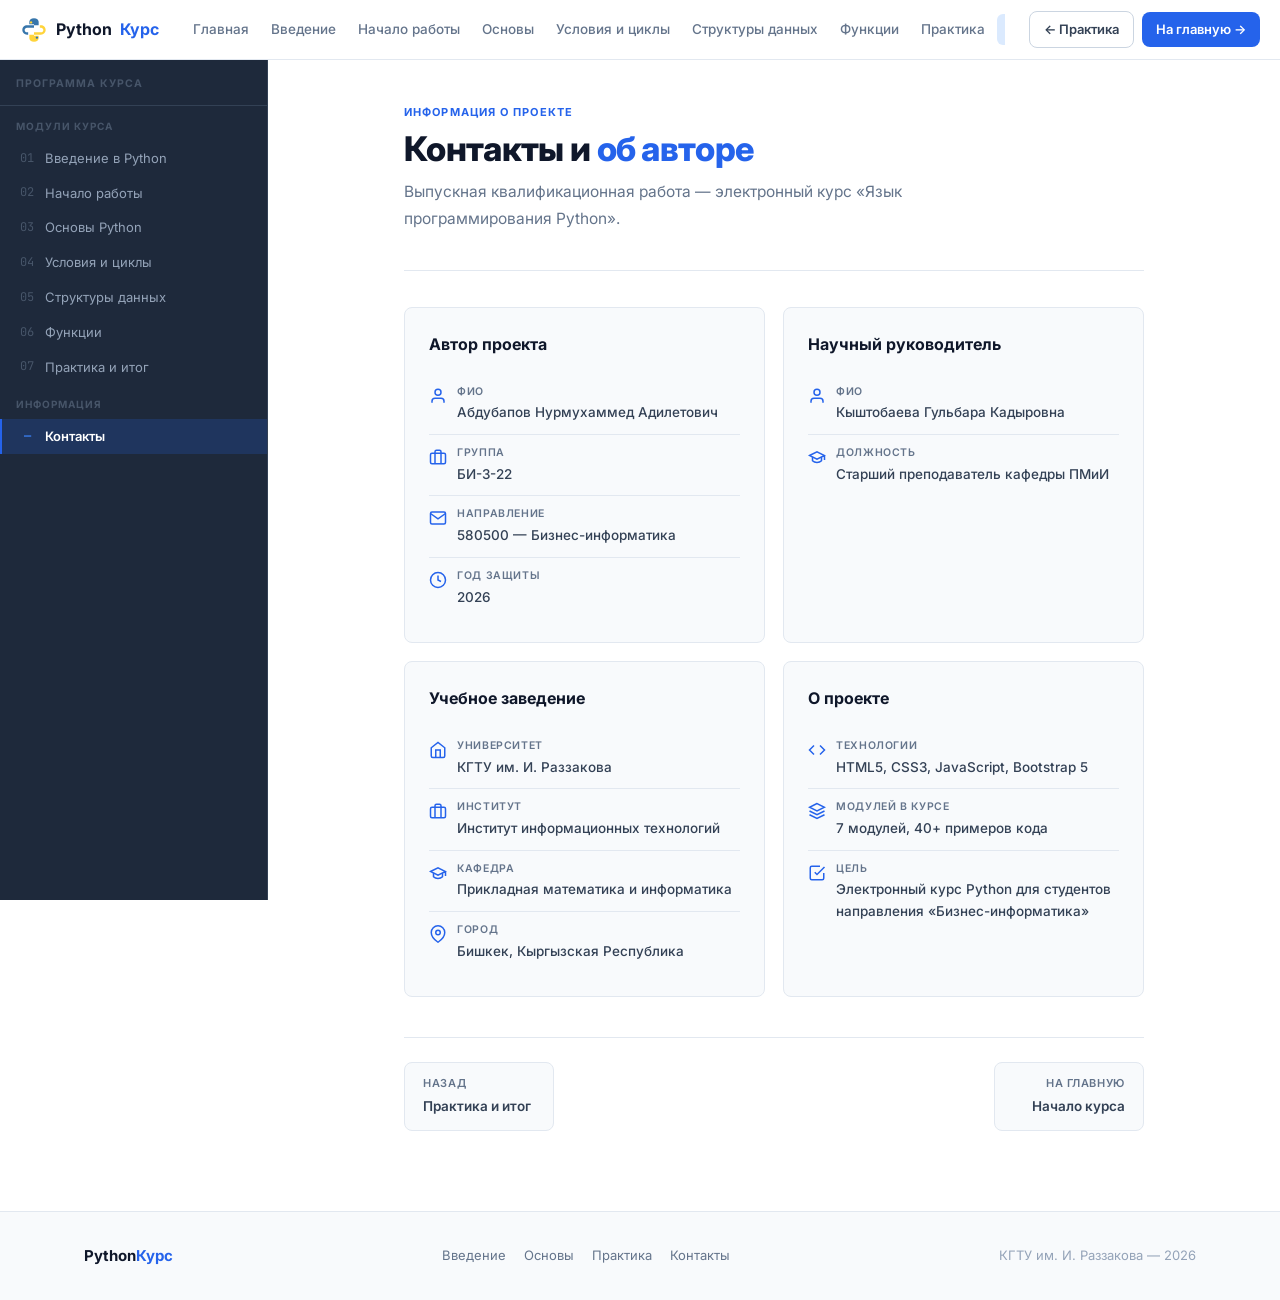
<file: kontakty.html>
<!DOCTYPE html>
<html lang="ru">
<head>
  <meta charset="UTF-8">
  <meta name="viewport" content="width=device-width, initial-scale=1.0">
  <title>Контакты — Электронный курс Python</title>
  <link rel="stylesheet" href="css/style.css">
</head>
<body>

<nav class="navbar">
  <a href="index.html" class="nav-logo">
    <svg width="28" height="28" viewBox="0 0 24 24" fill="none">
      <path d="M12 2C9.5 2 8 3.5 8 5v2h4v1H6C3.8 8 2 9.8 2 12s1.8 4 4 4h1v-2H6c-1.1 0-2-.9-2-2s.9-2 2-2h6V8h4V5c0-1.5-1.5-3-4-3z" fill="#3776AB"/>
      <path d="M12 22c2.5 0 4-1.5 4-3v-2h-4v-1h6c2.2 0 4-1.8 4-4s-1.8-4-4-4h-1v2h1c1.1 0 2 .9 2 2s-.9 2-2 2h-6v2H8v3c0 1.5 1.5 3 4 3z" fill="#FFD43B"/>
      <circle cx="9.5" cy="5.5" r="1" fill="#FFD43B"/>
      <circle cx="14.5" cy="18.5" r="1" fill="#3776AB"/>
    </svg>
    Python<span>Курс</span>
  </a>
  <div class="nav-links">
    <a href="index.html">Главная</a>
    <a href="vvedenie.html">Введение</a>
    <a href="nachalo.html">Начало работы</a>
    <a href="osnovy.html">Основы</a>
    <a href="usloviya.html">Условия и циклы</a>
    <a href="struktury.html">Структуры данных</a>
    <a href="funkcii.html">Функции</a>
    <a href="praktika.html">Практика</a>
    <a href="kontakty.html" class="active">Контакты</a>
  </div>
  <div class="nav-module-btns">
    <a href="praktika.html" class="nav-btn-ghost">← Практика</a>
    <a href="index.html" class="nav-btn">На главную →</a>
  </div>
  <div class="hamburger" id="hamburger"><span></span><span></span><span></span></div>
</nav>

<div class="mobile-menu" id="mobileMenu">
  <a href="index.html">Главная</a>
  <a href="vvedenie.html">Введение в Python</a>
  <a href="nachalo.html">Начало работы</a>
  <a href="osnovy.html">Основы Python</a>
  <a href="usloviya.html">Условия и циклы</a>
  <a href="struktury.html">Структуры данных</a>
  <a href="funkcii.html">Функции</a>
  <a href="praktika.html">Практика и итог</a>
  <a href="kontakty.html" class="active">Контакты</a>
</div>

<div class="course-layout">
  <aside class="sidebar">
    <div class="sidebar-header">Программа курса</div>
    <div class="sidebar-section">
      <div class="sidebar-section-title">Модули курса</div>
      <a href="vvedenie.html" class="sidebar-link"><span class="sidebar-link-icon">01</span> Введение в Python</a>
      <a href="nachalo.html" class="sidebar-link"><span class="sidebar-link-icon">02</span> Начало работы</a>
      <a href="osnovy.html" class="sidebar-link"><span class="sidebar-link-icon">03</span> Основы Python</a>
      <a href="usloviya.html" class="sidebar-link"><span class="sidebar-link-icon">04</span> Условия и циклы</a>
      <a href="struktury.html" class="sidebar-link"><span class="sidebar-link-icon">05</span> Структуры данных</a>
      <a href="funkcii.html" class="sidebar-link"><span class="sidebar-link-icon">06</span> Функции</a>
      <a href="praktika.html" class="sidebar-link"><span class="sidebar-link-icon">07</span> Практика и итог</a>
    </div>
    <div class="sidebar-section">
      <div class="sidebar-section-title">Информация</div>
      <a href="kontakty.html" class="sidebar-link active"><span class="sidebar-link-icon">—</span> Контакты</a>
    </div>
  </aside>

  <main class="course-main">
    <div class="course-content">

      <div class="page-header">
        <div class="page-label">Информация о проекте</div>
        <h1 class="page-title">Контакты и <span>об авторе</span></h1>
        <p class="page-desc">Выпускная квалификационная работа — электронный курс «Язык программирования Python».</p>
      </div>

      <div class="contact-grid">

        <div class="contact-card">
          <h3>Автор проекта</h3>
          <div class="contact-item">
            <div class="contact-item-icon">
              <svg width="18" height="18" viewBox="0 0 24 24" fill="none" stroke="currentColor" stroke-width="2"><path d="M20 21v-2a4 4 0 0 0-4-4H8a4 4 0 0 0-4 4v2"/><circle cx="12" cy="7" r="4"/></svg>
            </div>
            <div class="contact-item-body">
              <label>ФИО</label>
              <span>Абдубапов Нурмухаммед Адилетович</span>
            </div>
          </div>
          <div class="contact-item">
            <div class="contact-item-icon">
              <svg width="18" height="18" viewBox="0 0 24 24" fill="none" stroke="currentColor" stroke-width="2"><rect x="2" y="7" width="20" height="14" rx="2"/><path d="M16 21V5a2 2 0 0 0-2-2h-4a2 2 0 0 0-2 2v16"/></svg>
            </div>
            <div class="contact-item-body">
              <label>Группа</label>
              <span>БИ-3-22</span>
            </div>
          </div>
          <div class="contact-item">
            <div class="contact-item-icon">
              <svg width="18" height="18" viewBox="0 0 24 24" fill="none" stroke="currentColor" stroke-width="2"><path d="M4 4h16c1.1 0 2 .9 2 2v12c0 1.1-.9 2-2 2H4c-1.1 0-2-.9-2-2V6c0-1.1.9-2 2-2z"/><polyline points="22,6 12,13 2,6"/></svg>
            </div>
            <div class="contact-item-body">
              <label>Направление</label>
              <span>580500 — Бизнес-информатика</span>
            </div>
          </div>
          <div class="contact-item">
            <div class="contact-item-icon">
              <svg width="18" height="18" viewBox="0 0 24 24" fill="none" stroke="currentColor" stroke-width="2"><circle cx="12" cy="12" r="10"/><polyline points="12 6 12 12 16 14"/></svg>
            </div>
            <div class="contact-item-body">
              <label>Год защиты</label>
              <span>2026</span>
            </div>
          </div>
        </div>

        <div class="contact-card">
          <h3>Научный руководитель</h3>
          <div class="contact-item">
            <div class="contact-item-icon">
              <svg width="18" height="18" viewBox="0 0 24 24" fill="none" stroke="currentColor" stroke-width="2"><path d="M20 21v-2a4 4 0 0 0-4-4H8a4 4 0 0 0-4 4v2"/><circle cx="12" cy="7" r="4"/></svg>
            </div>
            <div class="contact-item-body">
              <label>ФИО</label>
              <span>Кыштобаева Гульбара Кадыровна</span>
            </div>
          </div>
          <div class="contact-item">
            <div class="contact-item-icon">
              <svg width="18" height="18" viewBox="0 0 24 24" fill="none" stroke="currentColor" stroke-width="2"><path d="M22 10v6M2 10l10-5 10 5-10 5z"/><path d="M6 12v5c3 3 9 3 12 0v-5"/></svg>
            </div>
            <div class="contact-item-body">
              <label>Должность</label>
              <span>Старший преподаватель кафедры ПМиИ</span>
            </div>
          </div>
        </div>

        <div class="contact-card">
          <h3>Учебное заведение</h3>
          <div class="contact-item">
            <div class="contact-item-icon">
              <svg width="18" height="18" viewBox="0 0 24 24" fill="none" stroke="currentColor" stroke-width="2"><path d="M3 9l9-7 9 7v11a2 2 0 0 1-2 2H5a2 2 0 0 1-2-2z"/><polyline points="9 22 9 12 15 12 15 22"/></svg>
            </div>
            <div class="contact-item-body">
              <label>Университет</label>
              <span>КГТУ им. И. Раззакова</span>
            </div>
          </div>
          <div class="contact-item">
            <div class="contact-item-icon">
              <svg width="18" height="18" viewBox="0 0 24 24" fill="none" stroke="currentColor" stroke-width="2"><rect x="2" y="7" width="20" height="14" rx="2"/><path d="M16 21V5a2 2 0 0 0-2-2h-4a2 2 0 0 0-2 2v16"/></svg>
            </div>
            <div class="contact-item-body">
              <label>Институт</label>
              <span>Институт информационных технологий</span>
            </div>
          </div>
          <div class="contact-item">
            <div class="contact-item-icon">
              <svg width="18" height="18" viewBox="0 0 24 24" fill="none" stroke="currentColor" stroke-width="2"><path d="M22 10v6M2 10l10-5 10 5-10 5z"/><path d="M6 12v5c3 3 9 3 12 0v-5"/></svg>
            </div>
            <div class="contact-item-body">
              <label>Кафедра</label>
              <span>Прикладная математика и информатика</span>
            </div>
          </div>
          <div class="contact-item">
            <div class="contact-item-icon">
              <svg width="18" height="18" viewBox="0 0 24 24" fill="none" stroke="currentColor" stroke-width="2"><path d="M21 10c0 7-9 13-9 13s-9-6-9-13a9 9 0 0 1 18 0z"/><circle cx="12" cy="10" r="3"/></svg>
            </div>
            <div class="contact-item-body">
              <label>Город</label>
              <span>Бишкек, Кыргызская Республика</span>
            </div>
          </div>
        </div>

        <div class="contact-card">
          <h3>О проекте</h3>
          <div class="contact-item">
            <div class="contact-item-icon">
              <svg width="18" height="18" viewBox="0 0 24 24" fill="none" stroke="currentColor" stroke-width="2"><polyline points="16 18 22 12 16 6"/><polyline points="8 6 2 12 8 18"/></svg>
            </div>
            <div class="contact-item-body">
              <label>Технологии</label>
              <span>HTML5, CSS3, JavaScript, Bootstrap 5</span>
            </div>
          </div>
          <div class="contact-item">
            <div class="contact-item-icon">
              <svg width="18" height="18" viewBox="0 0 24 24" fill="none" stroke="currentColor" stroke-width="2"><path d="M12 2L2 7l10 5 10-5-10-5z"/><path d="M2 17l10 5 10-5"/><path d="M2 12l10 5 10-5"/></svg>
            </div>
            <div class="contact-item-body">
              <label>Модулей в курсе</label>
              <span>7 модулей, 40+ примеров кода</span>
            </div>
          </div>
          <div class="contact-item">
            <div class="contact-item-icon">
              <svg width="18" height="18" viewBox="0 0 24 24" fill="none" stroke="currentColor" stroke-width="2"><path d="M9 11l3 3L22 4"/><path d="M21 12v7a2 2 0 0 1-2 2H5a2 2 0 0 1-2-2V5a2 2 0 0 1 2-2h11"/></svg>
            </div>
            <div class="contact-item-body">
              <label>Цель</label>
              <span>Электронный курс Python для студентов направления «Бизнес-информатика»</span>
            </div>
          </div>
        </div>

      </div>

      <div class="page-nav" style="margin-top: 40px;">
        <a href="praktika.html" class="page-nav-btn">
          <span class="page-nav-label">Назад</span>
          <span class="page-nav-title">Практика и итог</span>
        </a>
        <a href="index.html" class="page-nav-btn next">
          <span class="page-nav-label">На главную</span>
          <span class="page-nav-title">Начало курса</span>
        </a>
      </div>

    </div>
  </main>
</div>

<footer>
  <div class="footer-inner">
    <a href="index.html" class="footer-logo">Python<span>Курс</span></a>
    <div class="footer-links">
      <a href="vvedenie.html">Введение</a>
      <a href="osnovy.html">Основы</a>
      <a href="praktika.html">Практика</a>
      <a href="kontakty.html">Контакты</a>
    </div>
    <div class="footer-copy">КГТУ им. И. Раззакова — 2026</div>
  </div>
</footer>

<script src="js/main.js"></script>
</body>
</html>
</file>
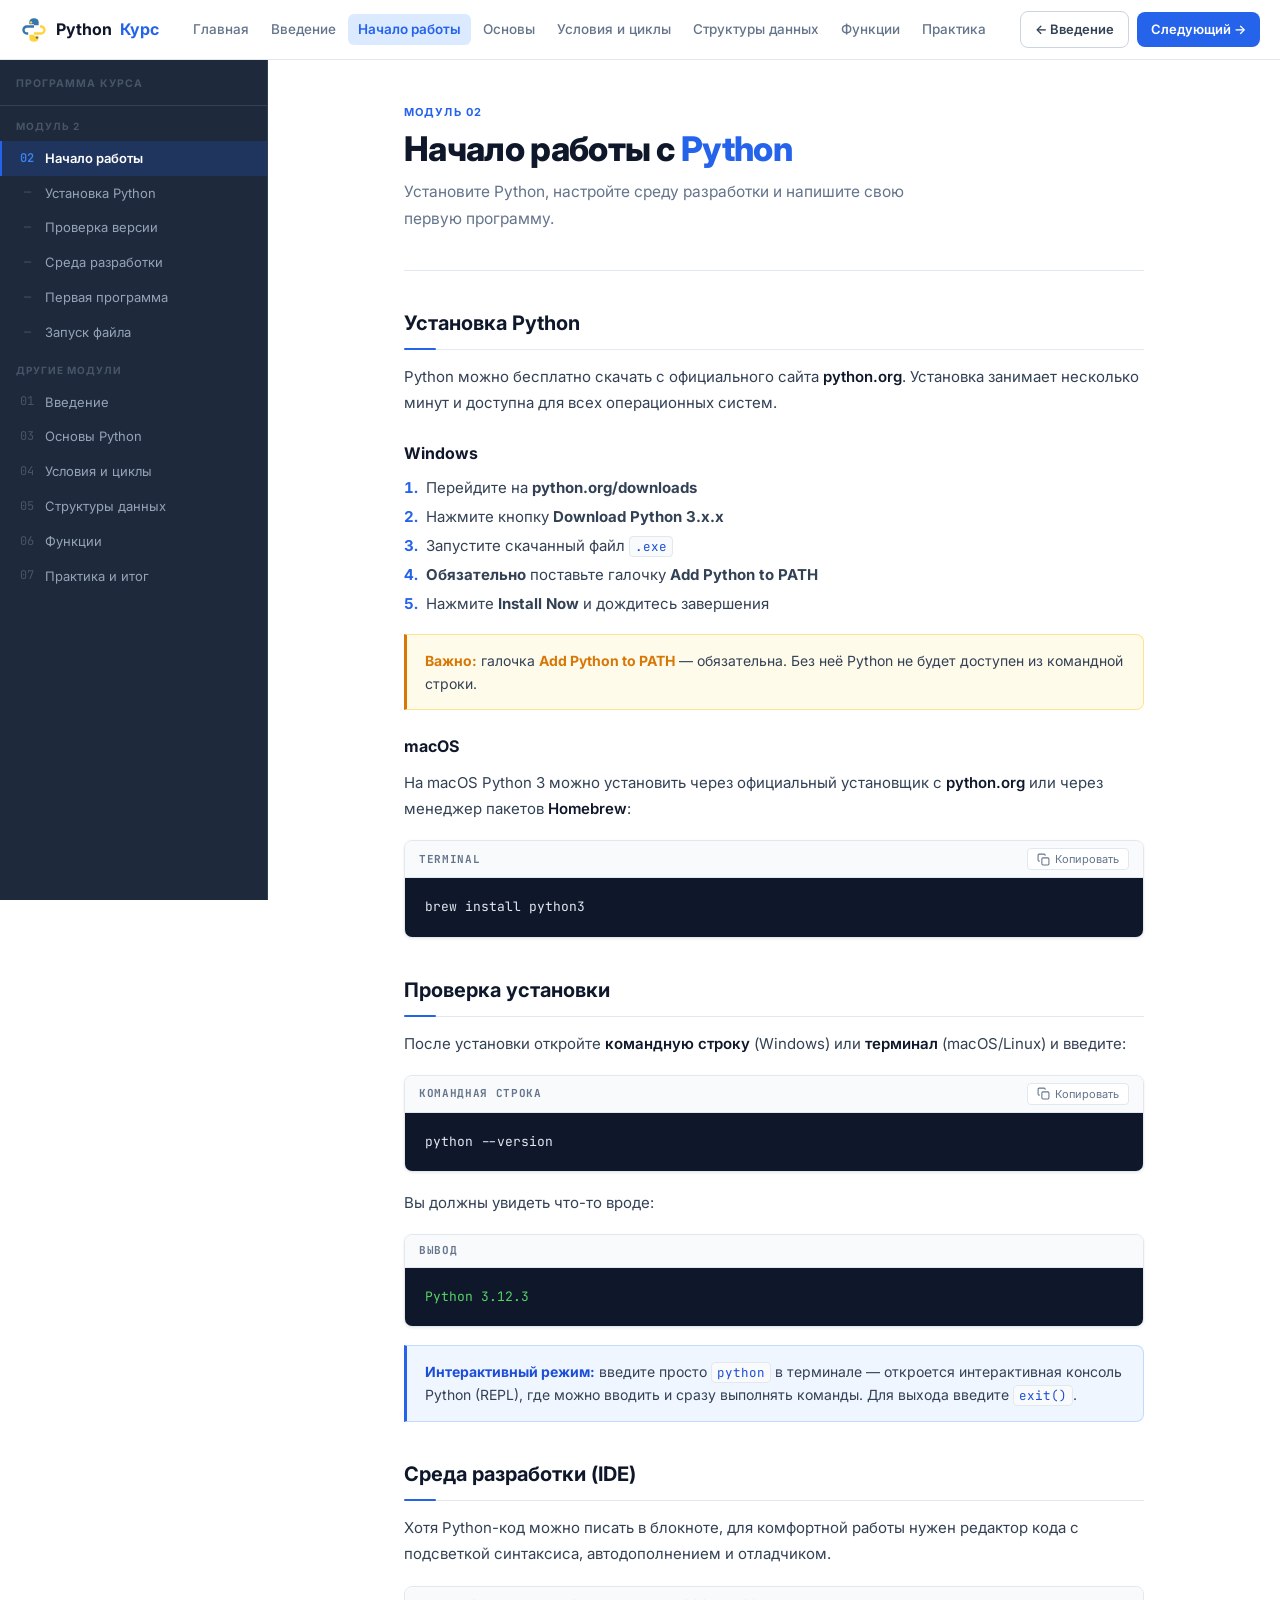
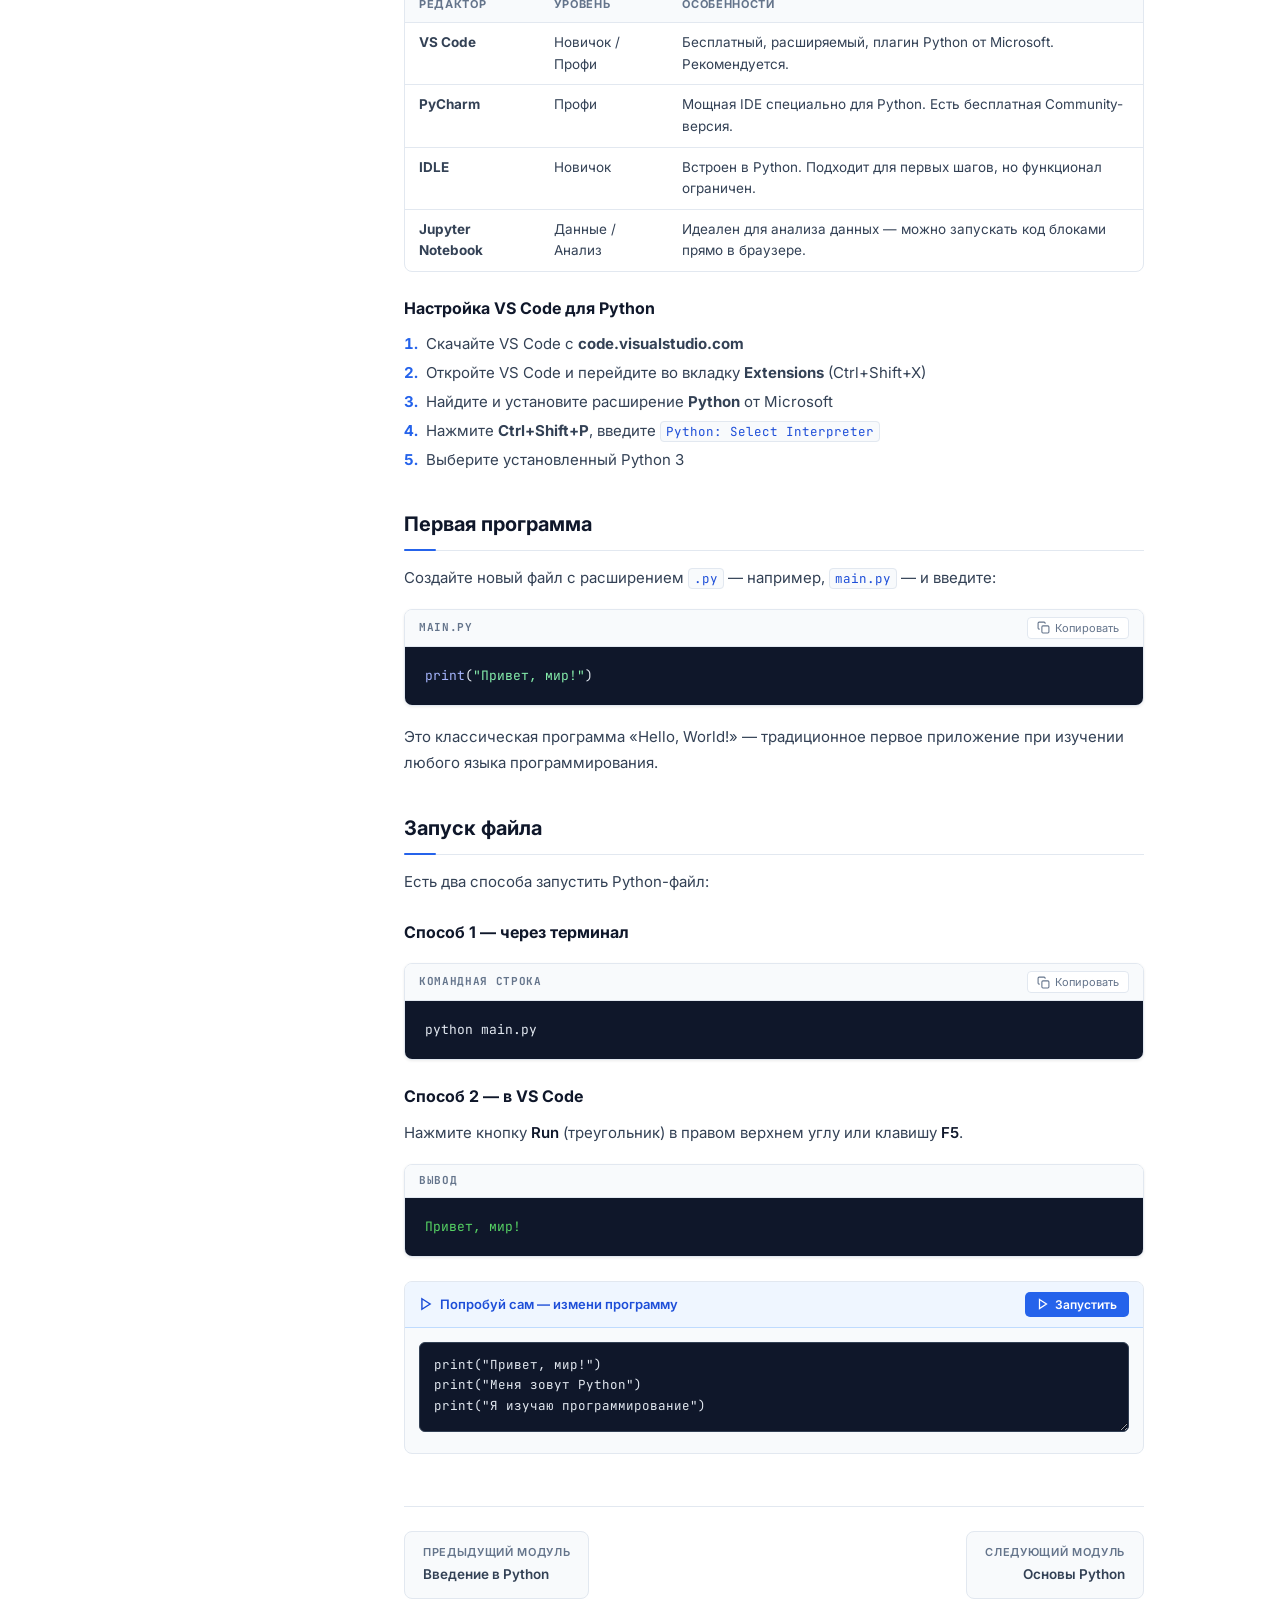
<file: nachalo.html>
<!DOCTYPE html>
<html lang="ru">
<head>
  <meta charset="UTF-8">
  <meta name="viewport" content="width=device-width, initial-scale=1.0">
  <title>Начало работы с Python — Электронный курс</title>
  <link rel="stylesheet" href="css/style.css">
</head>
<body>

<nav class="navbar">
  <a href="index.html" class="nav-logo">
    <svg width="28" height="28" viewBox="0 0 24 24" fill="none">
      <path d="M12 2C9.5 2 8 3.5 8 5v2h4v1H6C3.8 8 2 9.8 2 12s1.8 4 4 4h1v-2H6c-1.1 0-2-.9-2-2s.9-2 2-2h6V8h4V5c0-1.5-1.5-3-4-3z" fill="#3776AB"/>
      <path d="M12 22c2.5 0 4-1.5 4-3v-2h-4v-1h6c2.2 0 4-1.8 4-4s-1.8-4-4-4h-1v2h1c1.1 0 2 .9 2 2s-.9 2-2 2h-6v2H8v3c0 1.5 1.5 3 4 3z" fill="#FFD43B"/>
      <circle cx="9.5" cy="5.5" r="1" fill="#FFD43B"/>
      <circle cx="14.5" cy="18.5" r="1" fill="#3776AB"/>
    </svg>
    Python<span>Курс</span>
  </a>
  <div class="nav-links">
    <a href="index.html">Главная</a>
    <a href="vvedenie.html">Введение</a>
    <a href="nachalo.html" class="active">Начало работы</a>
    <a href="osnovy.html">Основы</a>
    <a href="usloviya.html">Условия и циклы</a>
    <a href="struktury.html">Структуры данных</a>
    <a href="funkcii.html">Функции</a>
    <a href="praktika.html">Практика</a>
    <a href="kontakty.html">Контакты</a>
  </div>
  <div class="nav-module-btns">
    <a href="vvedenie.html" class="nav-btn-ghost">← Введение</a>
    <a href="osnovy.html" class="nav-btn">Следующий →</a>
  </div>
  <div class="hamburger" id="hamburger"><span></span><span></span><span></span></div>
</nav>

<div class="mobile-menu" id="mobileMenu">
  <a href="index.html">Главная</a>
  <a href="vvedenie.html">Введение в Python</a>
  <a href="nachalo.html" class="active">Начало работы</a>
  <a href="osnovy.html">Основы Python</a>
  <a href="usloviya.html">Условия и циклы</a>
  <a href="struktury.html">Структуры данных</a>
  <a href="funkcii.html">Функции</a>
  <a href="praktika.html">Практика и итог</a>
  <a href="kontakty.html">Контакты</a>
</div>

<div class="course-layout">
  <aside class="sidebar">
    <div class="sidebar-header">Программа курса</div>
    <div class="sidebar-section">
      <div class="sidebar-section-title">Модуль 2</div>
      <a href="nachalo.html" class="sidebar-link active"><span class="sidebar-link-icon">02</span> Начало работы</a>
      <a href="nachalo.html#ustanovka" class="sidebar-link"><span class="sidebar-link-icon">—</span> Установка Python</a>
      <a href="nachalo.html#proverka" class="sidebar-link"><span class="sidebar-link-icon">—</span> Проверка версии</a>
      <a href="nachalo.html#redaktor" class="sidebar-link"><span class="sidebar-link-icon">—</span> Среда разработки</a>
      <a href="nachalo.html#perviy-kod" class="sidebar-link"><span class="sidebar-link-icon">—</span> Первая программа</a>
      <a href="nachalo.html#zapusk" class="sidebar-link"><span class="sidebar-link-icon">—</span> Запуск файла</a>
    </div>
    <div class="sidebar-section">
      <div class="sidebar-section-title">Другие модули</div>
      <a href="vvedenie.html" class="sidebar-link"><span class="sidebar-link-icon">01</span> Введение</a>
      <a href="osnovy.html" class="sidebar-link"><span class="sidebar-link-icon">03</span> Основы Python</a>
      <a href="usloviya.html" class="sidebar-link"><span class="sidebar-link-icon">04</span> Условия и циклы</a>
      <a href="struktury.html" class="sidebar-link"><span class="sidebar-link-icon">05</span> Структуры данных</a>
      <a href="funkcii.html" class="sidebar-link"><span class="sidebar-link-icon">06</span> Функции</a>
      <a href="praktika.html" class="sidebar-link"><span class="sidebar-link-icon">07</span> Практика и итог</a>
    </div>
  </aside>

  <main class="course-main">
    <div class="course-content">

      <div class="page-header">
        <div class="page-label">Модуль 02</div>
        <h1 class="page-title">Начало работы с <span>Python</span></h1>
        <p class="page-desc">Установите Python, настройте среду разработки и напишите свою первую программу.</p>
      </div>

      <h2 class="section-h" id="ustanovka">Установка Python</h2>
      <p>
        Python можно бесплатно скачать с официального сайта <strong>python.org</strong>.
        Установка занимает несколько минут и доступна для всех операционных систем.
      </p>

      <h3 class="sub-h">Windows</h3>
      <ol class="list">
        <li>Перейдите на <strong>python.org/downloads</strong></li>
        <li>Нажмите кнопку <strong>Download Python 3.x.x</strong></li>
        <li>Запустите скачанный файл <code class="inline">.exe</code></li>
        <li><strong>Обязательно</strong> поставьте галочку <strong>Add Python to PATH</strong></li>
        <li>Нажмите <strong>Install Now</strong> и дождитесь завершения</li>
      </ol>

      <div class="warn-box">
        <strong>Важно:</strong> галочка <strong>Add Python to PATH</strong> — обязательна. Без неё
        Python не будет доступен из командной строки.
      </div>

      <h3 class="sub-h">macOS</h3>
      <p>
        На macOS Python 3 можно установить через официальный установщик с <strong>python.org</strong>
        или через менеджер пакетов <strong>Homebrew</strong>:
      </p>
      <div class="code-block">
        <div class="code-block-header">
          <span class="code-lang">Terminal</span>
          <button class="copy-btn">
            <svg width="13" height="13" viewBox="0 0 24 24" fill="none" stroke="currentColor" stroke-width="2"><rect x="9" y="9" width="13" height="13" rx="2"/><path d="M5 15H4a2 2 0 0 1-2-2V4a2 2 0 0 1 2-2h9a2 2 0 0 1 2 2v1"/></svg>
            Копировать
          </button>
        </div>
        <pre class="code">brew install python3</pre>
      </div>

      <h2 class="section-h" id="proverka">Проверка установки</h2>
      <p>После установки откройте <strong>командную строку</strong> (Windows) или <strong>терминал</strong> (macOS/Linux) и введите:</p>

      <div class="code-block">
        <div class="code-block-header">
          <span class="code-lang">Командная строка</span>
          <button class="copy-btn">
            <svg width="13" height="13" viewBox="0 0 24 24" fill="none" stroke="currentColor" stroke-width="2"><rect x="9" y="9" width="13" height="13" rx="2"/><path d="M5 15H4a2 2 0 0 1-2-2V4a2 2 0 0 1 2-2h9a2 2 0 0 1 2 2v1"/></svg>
            Копировать
          </button>
        </div>
        <pre class="code">python --version</pre>
      </div>

      <p>Вы должны увидеть что-то вроде:</p>
      <div class="code-block">
        <div class="code-block-header"><span class="code-lang">Вывод</span></div>
        <pre class="code" style="color:#56d364;">Python 3.12.3</pre>
      </div>

      <div class="info-box">
        <strong>Интерактивный режим:</strong> введите просто <code class="inline">python</code> в терминале — откроется
        интерактивная консоль Python (REPL), где можно вводить и сразу выполнять команды.
        Для выхода введите <code class="inline">exit()</code>.
      </div>

      <h2 class="section-h" id="redaktor">Среда разработки (IDE)</h2>
      <p>
        Хотя Python-код можно писать в блокноте, для комфортной работы нужен редактор кода
        с подсветкой синтаксиса, автодополнением и отладчиком.
      </p>

      <div class="table-wrap">
        <table class="data-table">
          <thead>
            <tr><th>Редактор</th><th>Уровень</th><th>Особенности</th></tr>
          </thead>
          <tbody>
            <tr>
              <td><strong>VS Code</strong></td>
              <td>Новичок / Профи</td>
              <td>Бесплатный, расширяемый, плагин Python от Microsoft. Рекомендуется.</td>
            </tr>
            <tr>
              <td><strong>PyCharm</strong></td>
              <td>Профи</td>
              <td>Мощная IDE специально для Python. Есть бесплатная Community-версия.</td>
            </tr>
            <tr>
              <td><strong>IDLE</strong></td>
              <td>Новичок</td>
              <td>Встроен в Python. Подходит для первых шагов, но функционал ограничен.</td>
            </tr>
            <tr>
              <td><strong>Jupyter Notebook</strong></td>
              <td>Данные / Анализ</td>
              <td>Идеален для анализа данных — можно запускать код блоками прямо в браузере.</td>
            </tr>
          </tbody>
        </table>
      </div>

      <h3 class="sub-h">Настройка VS Code для Python</h3>
      <ol class="list">
        <li>Скачайте VS Code с <strong>code.visualstudio.com</strong></li>
        <li>Откройте VS Code и перейдите во вкладку <strong>Extensions</strong> (Ctrl+Shift+X)</li>
        <li>Найдите и установите расширение <strong>Python</strong> от Microsoft</li>
        <li>Нажмите <strong>Ctrl+Shift+P</strong>, введите <code class="inline">Python: Select Interpreter</code></li>
        <li>Выберите установленный Python 3</li>
      </ol>

      <h2 class="section-h" id="perviy-kod">Первая программа</h2>
      <p>
        Создайте новый файл с расширением <code class="inline">.py</code> — например, <code class="inline">main.py</code> — и введите:
      </p>

      <div class="code-block">
        <div class="code-block-header">
          <span class="code-lang">main.py</span>
          <button class="copy-btn">
            <svg width="13" height="13" viewBox="0 0 24 24" fill="none" stroke="currentColor" stroke-width="2"><rect x="9" y="9" width="13" height="13" rx="2"/><path d="M5 15H4a2 2 0 0 1-2-2V4a2 2 0 0 1 2-2h9a2 2 0 0 1 2 2v1"/></svg>
            Копировать
          </button>
        </div>
        <pre class="code"><span class="builtin">print</span>(<span class="str">"Привет, мир!"</span>)</pre>
      </div>

      <p>
        Это классическая программа «Hello, World!» — традиционное первое приложение
        при изучении любого языка программирования.
      </p>

      <h2 class="section-h" id="zapusk">Запуск файла</h2>
      <p>Есть два способа запустить Python-файл:</p>

      <h3 class="sub-h">Способ 1 — через терминал</h3>
      <div class="code-block">
        <div class="code-block-header">
          <span class="code-lang">Командная строка</span>
          <button class="copy-btn">
            <svg width="13" height="13" viewBox="0 0 24 24" fill="none" stroke="currentColor" stroke-width="2"><rect x="9" y="9" width="13" height="13" rx="2"/><path d="M5 15H4a2 2 0 0 1-2-2V4a2 2 0 0 1 2-2h9a2 2 0 0 1 2 2v1"/></svg>
            Копировать
          </button>
        </div>
        <pre class="code">python main.py</pre>
      </div>

      <h3 class="sub-h">Способ 2 — в VS Code</h3>
      <p>Нажмите кнопку <strong>Run</strong> (треугольник) в правом верхнем углу или клавишу <strong>F5</strong>.</p>

      <div class="code-block">
        <div class="code-block-header">
          <span class="code-lang">Вывод</span>
        </div>
        <pre class="code" style="color:#56d364;">Привет, мир!</pre>
      </div>

      <div class="try-block">
        <div class="try-header">
          <div class="try-title">
            <svg width="14" height="14" viewBox="0 0 24 24" fill="none" stroke="currentColor" stroke-width="2.5"><polygon points="5 3 19 12 5 21 5 3"/></svg>
            Попробуй сам — измени программу
          </div>
          <button class="try-run-btn">
            <svg width="12" height="12" viewBox="0 0 24 24" fill="none" stroke="currentColor" stroke-width="2.5"><polygon points="5 3 19 12 5 21 5 3"/></svg>
            Запустить
          </button>
        </div>
        <div class="try-editor">
          <textarea>print("Привет, мир!")
print("Меня зовут Python")
print("Я изучаю программирование")</textarea>
        </div>
        <div class="try-output">
          <div class="try-output-label">Вывод</div>
          <div class="try-output-box"></div>
        </div>
      </div>

      <div class="page-nav">
        <a href="vvedenie.html" class="page-nav-btn">
          <span class="page-nav-label">Предыдущий модуль</span>
          <span class="page-nav-title">Введение в Python</span>
        </a>
        <a href="osnovy.html" class="page-nav-btn next">
          <span class="page-nav-label">Следующий модуль</span>
          <span class="page-nav-title">Основы Python</span>
        </a>
      </div>

    </div>
  </main>
</div>

<script src="js/main.js"></script>
</body>
</html>
</file>
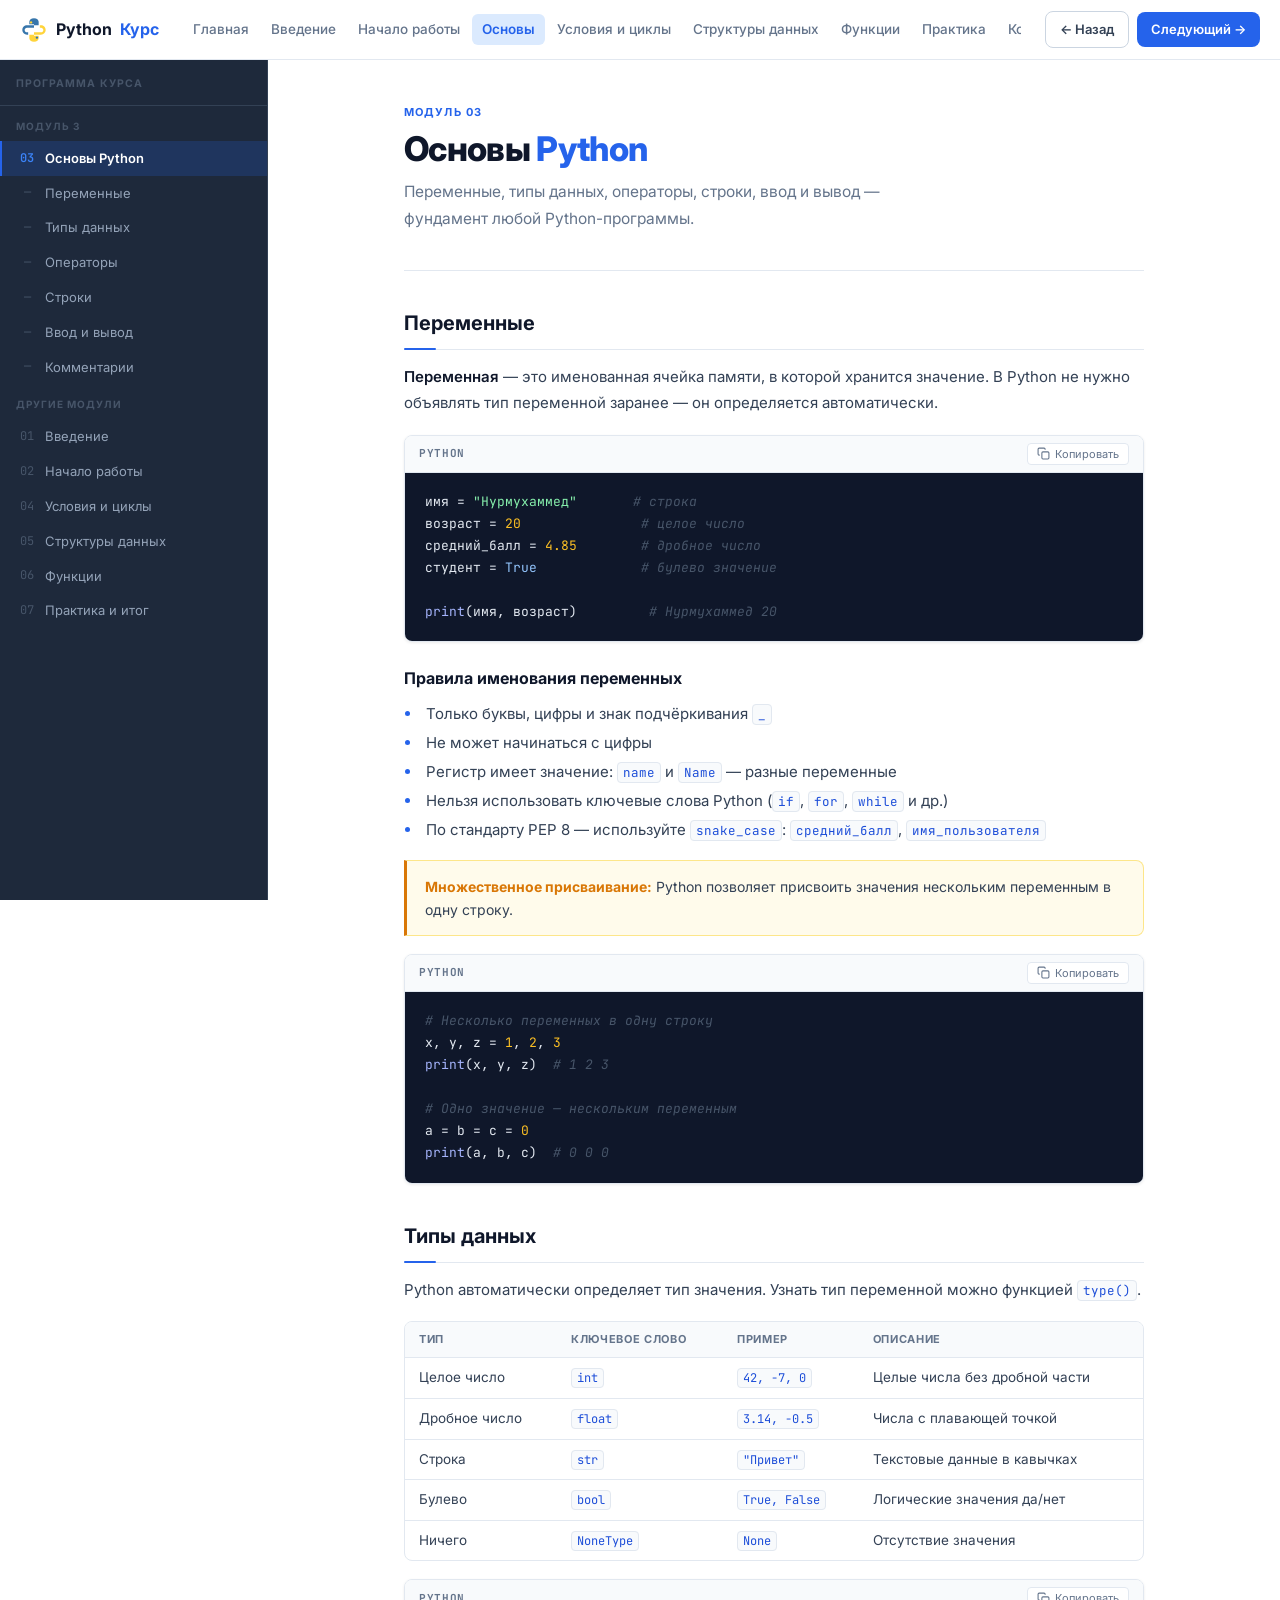
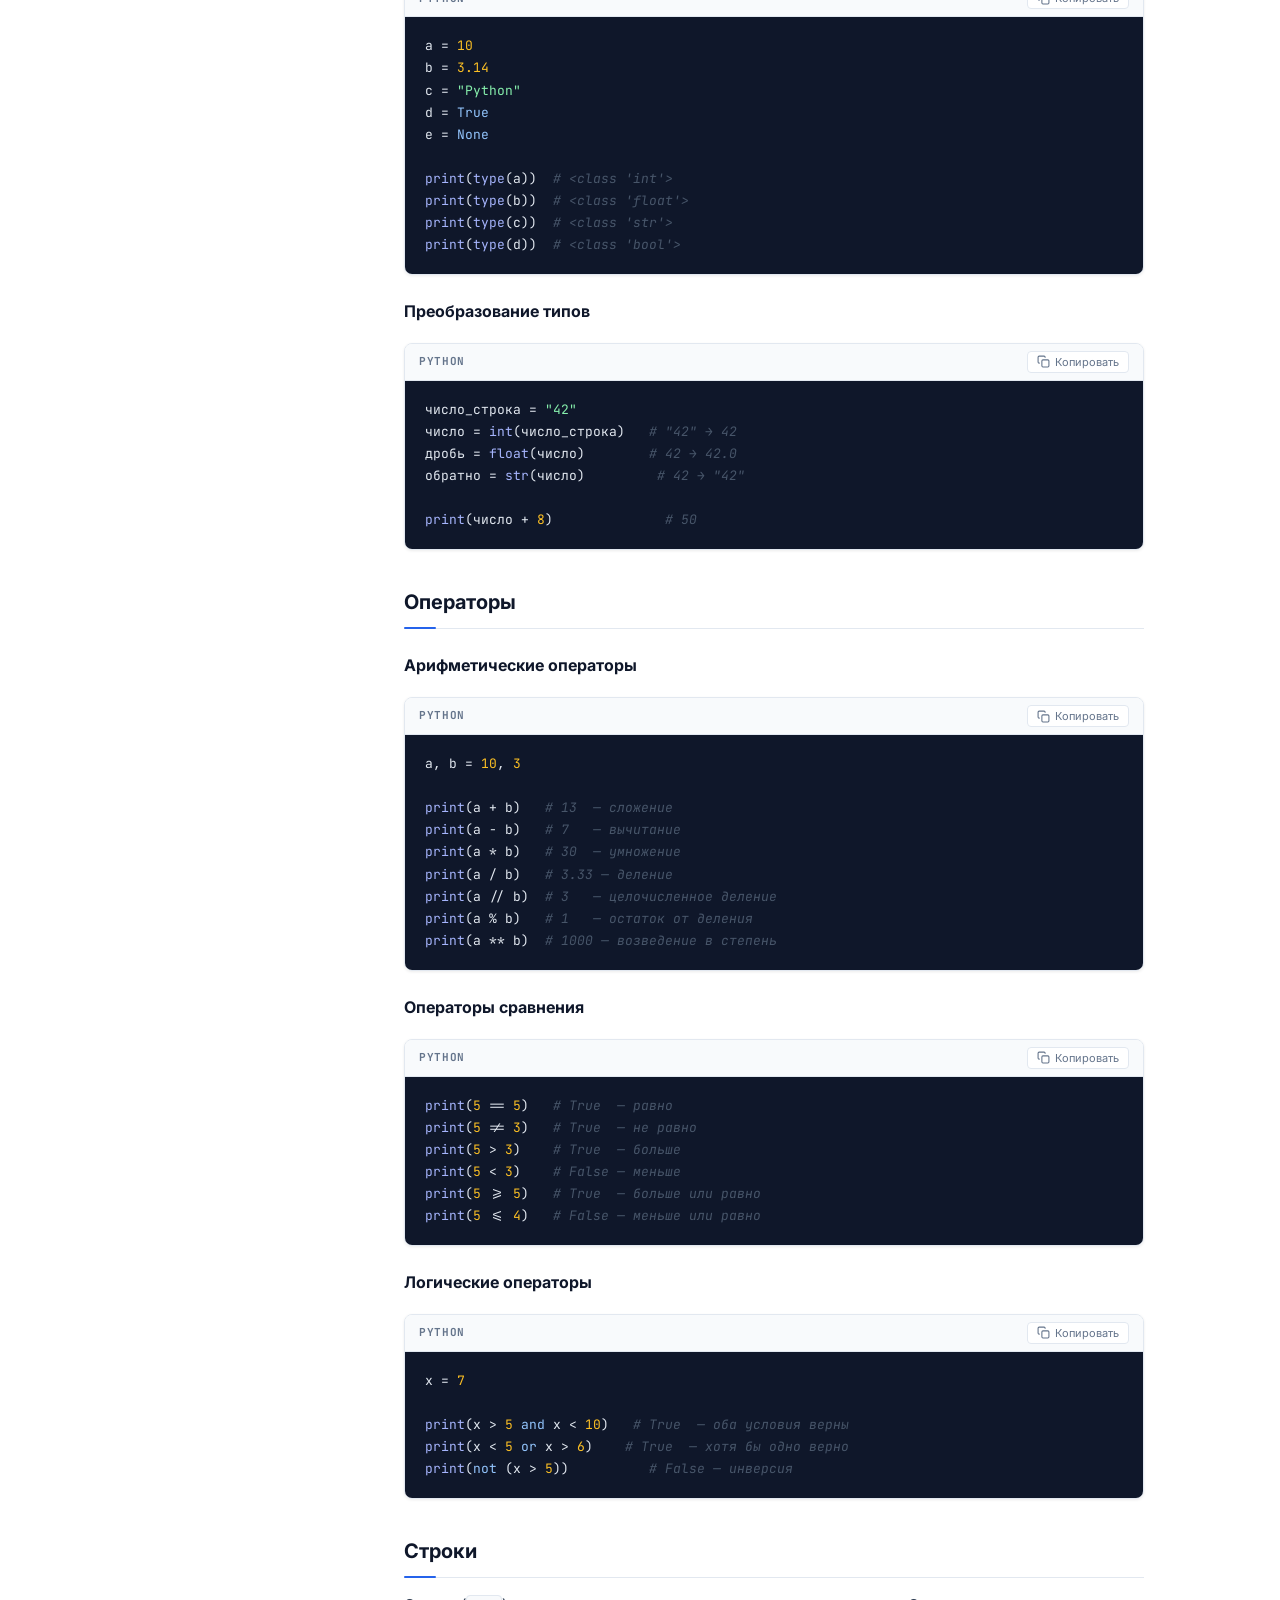
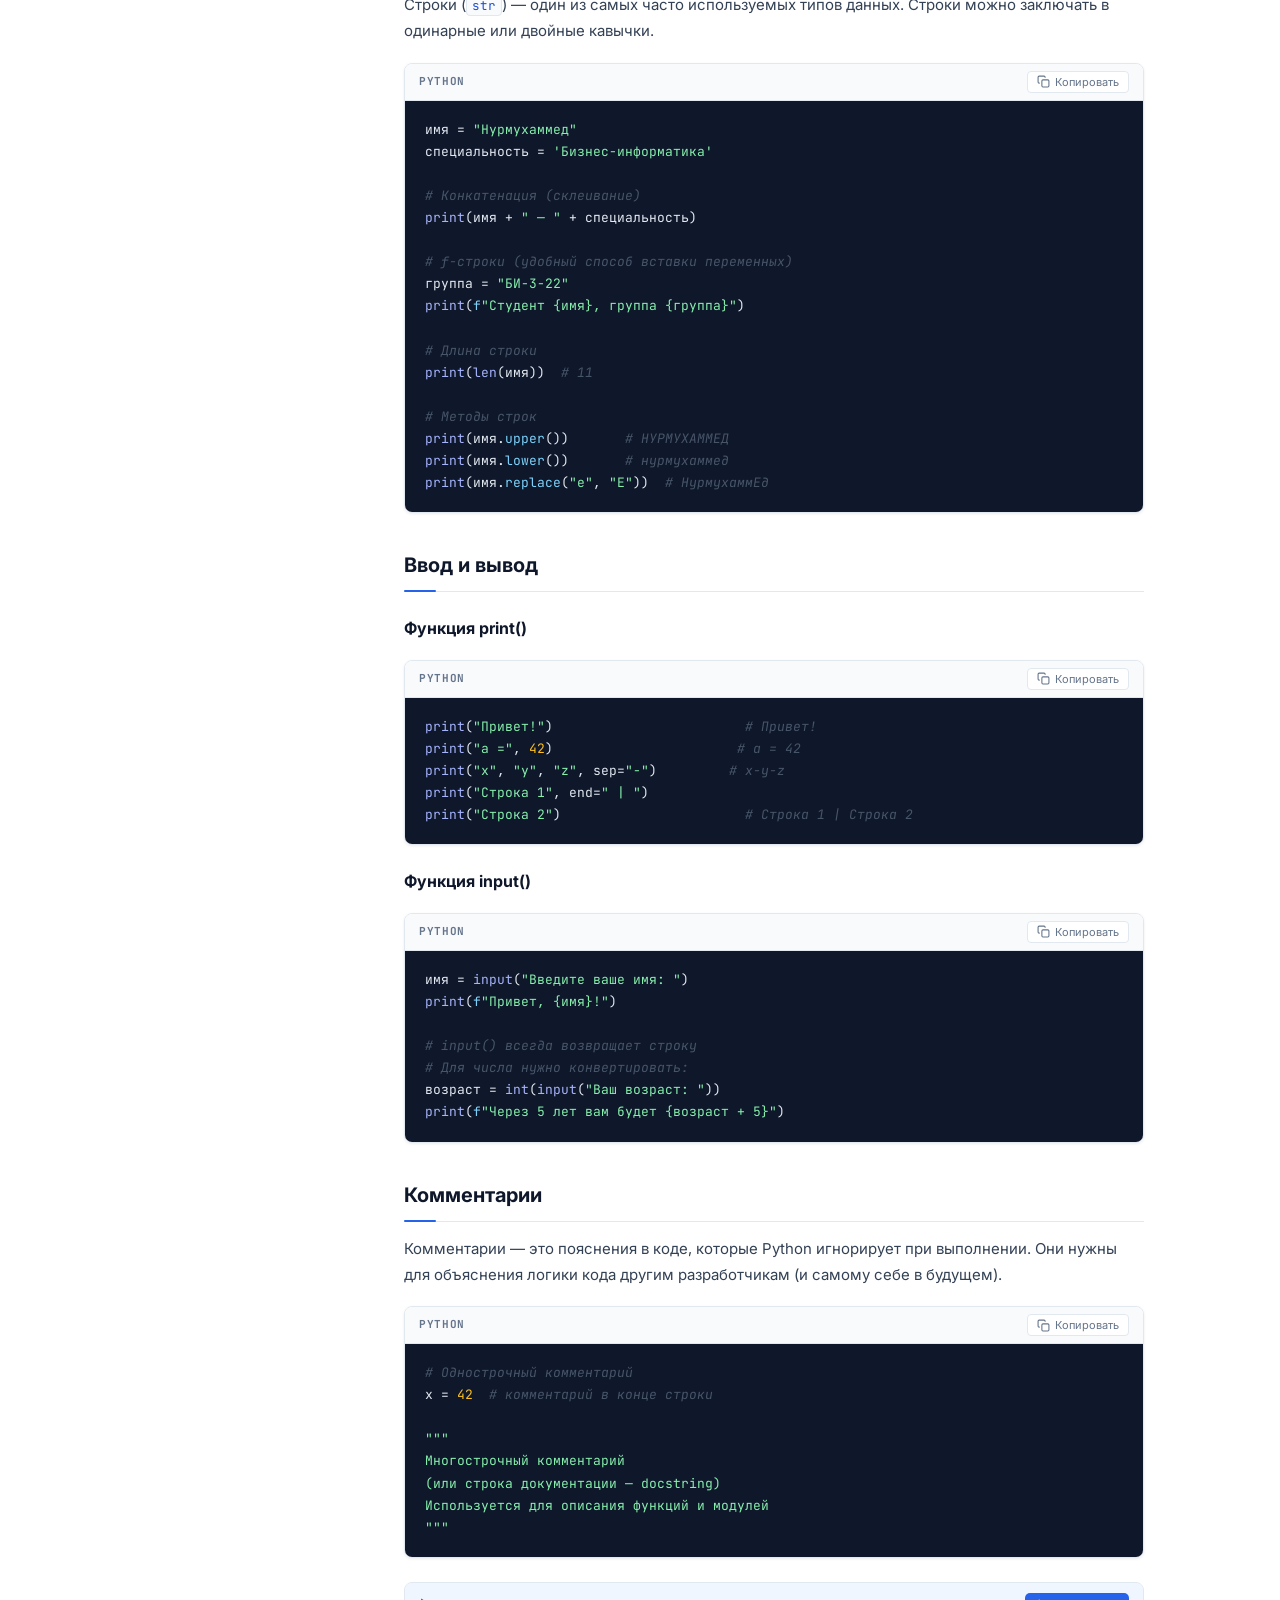
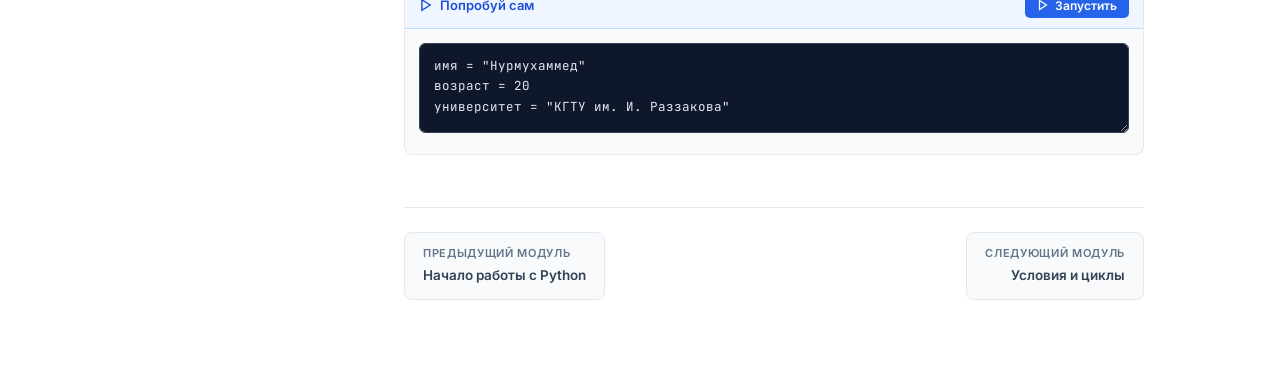
<file: osnovy.html>
<!DOCTYPE html>
<html lang="ru">
<head>
  <meta charset="UTF-8">
  <meta name="viewport" content="width=device-width, initial-scale=1.0">
  <title>Основы Python — Электронный курс</title>
  <link rel="stylesheet" href="css/style.css">
</head>
<body>

<nav class="navbar">
  <a href="index.html" class="nav-logo">
    <svg width="28" height="28" viewBox="0 0 24 24" fill="none">
      <path d="M12 2C9.5 2 8 3.5 8 5v2h4v1H6C3.8 8 2 9.8 2 12s1.8 4 4 4h1v-2H6c-1.1 0-2-.9-2-2s.9-2 2-2h6V8h4V5c0-1.5-1.5-3-4-3z" fill="#3776AB"/>
      <path d="M12 22c2.5 0 4-1.5 4-3v-2h-4v-1h6c2.2 0 4-1.8 4-4s-1.8-4-4-4h-1v2h1c1.1 0 2 .9 2 2s-.9 2-2 2h-6v2H8v3c0 1.5 1.5 3 4 3z" fill="#FFD43B"/>
      <circle cx="9.5" cy="5.5" r="1" fill="#FFD43B"/>
      <circle cx="14.5" cy="18.5" r="1" fill="#3776AB"/>
    </svg>
    Python<span>Курс</span>
  </a>
  <div class="nav-links">
    <a href="index.html">Главная</a>
    <a href="vvedenie.html">Введение</a>
    <a href="nachalo.html">Начало работы</a>
    <a href="osnovy.html" class="active">Основы</a>
    <a href="usloviya.html">Условия и циклы</a>
    <a href="struktury.html">Структуры данных</a>
    <a href="funkcii.html">Функции</a>
    <a href="praktika.html">Практика</a>
    <a href="kontakty.html">Контакты</a>
  </div>
  <div class="nav-module-btns">
    <a href="nachalo.html" class="nav-btn-ghost">← Назад</a>
    <a href="usloviya.html" class="nav-btn">Следующий →</a>
  </div>
  <div class="hamburger" id="hamburger"><span></span><span></span><span></span></div>
</nav>

<div class="mobile-menu" id="mobileMenu">
  <a href="index.html">Главная</a>
  <a href="vvedenie.html">Введение в Python</a>
  <a href="nachalo.html">Начало работы</a>
  <a href="osnovy.html" class="active">Основы Python</a>
  <a href="usloviya.html">Условия и циклы</a>
  <a href="struktury.html">Структуры данных</a>
  <a href="funkcii.html">Функции</a>
  <a href="praktika.html">Практика и итог</a>
  <a href="kontakty.html">Контакты</a>
</div>

<div class="course-layout">
  <aside class="sidebar">
    <div class="sidebar-header">Программа курса</div>
    <div class="sidebar-section">
      <div class="sidebar-section-title">Модуль 3</div>
      <a href="osnovy.html" class="sidebar-link active"><span class="sidebar-link-icon">03</span> Основы Python</a>
      <a href="osnovy.html#peremennye" class="sidebar-link"><span class="sidebar-link-icon">—</span> Переменные</a>
      <a href="osnovy.html#tipy" class="sidebar-link"><span class="sidebar-link-icon">—</span> Типы данных</a>
      <a href="osnovy.html#operatory" class="sidebar-link"><span class="sidebar-link-icon">—</span> Операторы</a>
      <a href="osnovy.html#stroki" class="sidebar-link"><span class="sidebar-link-icon">—</span> Строки</a>
      <a href="osnovy.html#vvod-vyvod" class="sidebar-link"><span class="sidebar-link-icon">—</span> Ввод и вывод</a>
      <a href="osnovy.html#kommentarii" class="sidebar-link"><span class="sidebar-link-icon">—</span> Комментарии</a>
    </div>
    <div class="sidebar-section">
      <div class="sidebar-section-title">Другие модули</div>
      <a href="vvedenie.html" class="sidebar-link"><span class="sidebar-link-icon">01</span> Введение</a>
      <a href="nachalo.html" class="sidebar-link"><span class="sidebar-link-icon">02</span> Начало работы</a>
      <a href="usloviya.html" class="sidebar-link"><span class="sidebar-link-icon">04</span> Условия и циклы</a>
      <a href="struktury.html" class="sidebar-link"><span class="sidebar-link-icon">05</span> Структуры данных</a>
      <a href="funkcii.html" class="sidebar-link"><span class="sidebar-link-icon">06</span> Функции</a>
      <a href="praktika.html" class="sidebar-link"><span class="sidebar-link-icon">07</span> Практика и итог</a>
    </div>
  </aside>

  <main class="course-main">
    <div class="course-content">

      <div class="page-header">
        <div class="page-label">Модуль 03</div>
        <h1 class="page-title">Основы <span>Python</span></h1>
        <p class="page-desc">Переменные, типы данных, операторы, строки, ввод и вывод — фундамент любой Python-программы.</p>
      </div>

      <!-- ПЕРЕМЕННЫЕ -->
      <h2 class="section-h" id="peremennye">Переменные</h2>
      <p>
        <strong>Переменная</strong> — это именованная ячейка памяти, в которой хранится значение.
        В Python не нужно объявлять тип переменной заранее — он определяется автоматически.
      </p>

      <div class="code-block">
        <div class="code-block-header">
          <span class="code-lang">Python</span>
          <button class="copy-btn"><svg width="13" height="13" viewBox="0 0 24 24" fill="none" stroke="currentColor" stroke-width="2"><rect x="9" y="9" width="13" height="13" rx="2"/><path d="M5 15H4a2 2 0 0 1-2-2V4a2 2 0 0 1 2-2h9a2 2 0 0 1 2 2v1"/></svg> Копировать</button>
        </div>
        <pre class="code"><span class="var">имя</span> = <span class="str">"Нурмухаммед"</span>       <span class="cm"># строка</span>
<span class="var">возраст</span> = <span class="num">20</span>               <span class="cm"># целое число</span>
<span class="var">средний_балл</span> = <span class="num">4.85</span>        <span class="cm"># дробное число</span>
<span class="var">студент</span> = <span class="kw">True</span>             <span class="cm"># булево значение</span>

<span class="builtin">print</span>(<span class="var">имя</span>, <span class="var">возраст</span>)         <span class="cm"># Нурмухаммед 20</span></pre>
      </div>

      <h3 class="sub-h">Правила именования переменных</h3>
      <ul class="list">
        <li>Только буквы, цифры и знак подчёркивания <code class="inline">_</code></li>
        <li>Не может начинаться с цифры</li>
        <li>Регистр имеет значение: <code class="inline">name</code> и <code class="inline">Name</code> — разные переменные</li>
        <li>Нельзя использовать ключевые слова Python (<code class="inline">if</code>, <code class="inline">for</code>, <code class="inline">while</code> и др.)</li>
        <li>По стандарту PEP 8 — используйте <code class="inline">snake_case</code>: <code class="inline">средний_балл</code>, <code class="inline">имя_пользователя</code></li>
      </ul>

      <div class="warn-box">
        <strong>Множественное присваивание:</strong> Python позволяет присвоить значения нескольким переменным в одну строку.
      </div>

      <div class="code-block">
        <div class="code-block-header">
          <span class="code-lang">Python</span>
          <button class="copy-btn"><svg width="13" height="13" viewBox="0 0 24 24" fill="none" stroke="currentColor" stroke-width="2"><rect x="9" y="9" width="13" height="13" rx="2"/><path d="M5 15H4a2 2 0 0 1-2-2V4a2 2 0 0 1 2-2h9a2 2 0 0 1 2 2v1"/></svg> Копировать</button>
        </div>
        <pre class="code"><span class="cm"># Несколько переменных в одну строку</span>
<span class="var">x</span>, <span class="var">y</span>, <span class="var">z</span> = <span class="num">1</span>, <span class="num">2</span>, <span class="num">3</span>
<span class="builtin">print</span>(<span class="var">x</span>, <span class="var">y</span>, <span class="var">z</span>)  <span class="cm"># 1 2 3</span>

<span class="cm"># Одно значение — нескольким переменным</span>
<span class="var">a</span> = <span class="var">b</span> = <span class="var">c</span> = <span class="num">0</span>
<span class="builtin">print</span>(<span class="var">a</span>, <span class="var">b</span>, <span class="var">c</span>)  <span class="cm"># 0 0 0</span></pre>
      </div>

      <!-- ТИПЫ ДАННЫХ -->
      <h2 class="section-h" id="tipy">Типы данных</h2>
      <p>
        Python автоматически определяет тип значения. Узнать тип переменной можно функцией <code class="inline">type()</code>.
      </p>

      <div class="table-wrap">
        <table class="data-table">
          <thead>
            <tr><th>Тип</th><th>Ключевое слово</th><th>Пример</th><th>Описание</th></tr>
          </thead>
          <tbody>
            <tr><td>Целое число</td><td><code class="inline">int</code></td><td><code class="inline">42, -7, 0</code></td><td>Целые числа без дробной части</td></tr>
            <tr><td>Дробное число</td><td><code class="inline">float</code></td><td><code class="inline">3.14, -0.5</code></td><td>Числа с плавающей точкой</td></tr>
            <tr><td>Строка</td><td><code class="inline">str</code></td><td><code class="inline">"Привет"</code></td><td>Текстовые данные в кавычках</td></tr>
            <tr><td>Булево</td><td><code class="inline">bool</code></td><td><code class="inline">True, False</code></td><td>Логические значения да/нет</td></tr>
            <tr><td>Ничего</td><td><code class="inline">NoneType</code></td><td><code class="inline">None</code></td><td>Отсутствие значения</td></tr>
          </tbody>
        </table>
      </div>

      <div class="code-block">
        <div class="code-block-header">
          <span class="code-lang">Python</span>
          <button class="copy-btn"><svg width="13" height="13" viewBox="0 0 24 24" fill="none" stroke="currentColor" stroke-width="2"><rect x="9" y="9" width="13" height="13" rx="2"/><path d="M5 15H4a2 2 0 0 1-2-2V4a2 2 0 0 1 2-2h9a2 2 0 0 1 2 2v1"/></svg> Копировать</button>
        </div>
        <pre class="code"><span class="var">a</span> = <span class="num">10</span>
<span class="var">b</span> = <span class="num">3.14</span>
<span class="var">c</span> = <span class="str">"Python"</span>
<span class="var">d</span> = <span class="kw">True</span>
<span class="var">e</span> = <span class="kw">None</span>

<span class="builtin">print</span>(<span class="builtin">type</span>(<span class="var">a</span>))  <span class="cm"># &lt;class 'int'&gt;</span>
<span class="builtin">print</span>(<span class="builtin">type</span>(<span class="var">b</span>))  <span class="cm"># &lt;class 'float'&gt;</span>
<span class="builtin">print</span>(<span class="builtin">type</span>(<span class="var">c</span>))  <span class="cm"># &lt;class 'str'&gt;</span>
<span class="builtin">print</span>(<span class="builtin">type</span>(<span class="var">d</span>))  <span class="cm"># &lt;class 'bool'&gt;</span></pre>
      </div>

      <h3 class="sub-h">Преобразование типов</h3>
      <div class="code-block">
        <div class="code-block-header">
          <span class="code-lang">Python</span>
          <button class="copy-btn"><svg width="13" height="13" viewBox="0 0 24 24" fill="none" stroke="currentColor" stroke-width="2"><rect x="9" y="9" width="13" height="13" rx="2"/><path d="M5 15H4a2 2 0 0 1-2-2V4a2 2 0 0 1 2-2h9a2 2 0 0 1 2 2v1"/></svg> Копировать</button>
        </div>
        <pre class="code"><span class="var">число_строка</span> = <span class="str">"42"</span>
<span class="var">число</span> = <span class="builtin">int</span>(<span class="var">число_строка</span>)   <span class="cm"># "42" → 42</span>
<span class="var">дробь</span> = <span class="builtin">float</span>(<span class="var">число</span>)        <span class="cm"># 42 → 42.0</span>
<span class="var">обратно</span> = <span class="builtin">str</span>(<span class="var">число</span>)         <span class="cm"># 42 → "42"</span>

<span class="builtin">print</span>(<span class="var">число</span> + <span class="num">8</span>)              <span class="cm"># 50</span></pre>
      </div>

      <!-- ОПЕРАТОРЫ -->
      <h2 class="section-h" id="operatory">Операторы</h2>

      <h3 class="sub-h">Арифметические операторы</h3>
      <div class="code-block">
        <div class="code-block-header">
          <span class="code-lang">Python</span>
          <button class="copy-btn"><svg width="13" height="13" viewBox="0 0 24 24" fill="none" stroke="currentColor" stroke-width="2"><rect x="9" y="9" width="13" height="13" rx="2"/><path d="M5 15H4a2 2 0 0 1-2-2V4a2 2 0 0 1 2-2h9a2 2 0 0 1 2 2v1"/></svg> Копировать</button>
        </div>
        <pre class="code"><span class="var">a</span>, <span class="var">b</span> = <span class="num">10</span>, <span class="num">3</span>

<span class="builtin">print</span>(<span class="var">a</span> + <span class="var">b</span>)   <span class="cm"># 13  — сложение</span>
<span class="builtin">print</span>(<span class="var">a</span> - <span class="var">b</span>)   <span class="cm"># 7   — вычитание</span>
<span class="builtin">print</span>(<span class="var">a</span> * <span class="var">b</span>)   <span class="cm"># 30  — умножение</span>
<span class="builtin">print</span>(<span class="var">a</span> / <span class="var">b</span>)   <span class="cm"># 3.33 — деление</span>
<span class="builtin">print</span>(<span class="var">a</span> // <span class="var">b</span>)  <span class="cm"># 3   — целочисленное деление</span>
<span class="builtin">print</span>(<span class="var">a</span> % <span class="var">b</span>)   <span class="cm"># 1   — остаток от деления</span>
<span class="builtin">print</span>(<span class="var">a</span> ** <span class="var">b</span>)  <span class="cm"># 1000 — возведение в степень</span></pre>
      </div>

      <h3 class="sub-h">Операторы сравнения</h3>
      <div class="code-block">
        <div class="code-block-header">
          <span class="code-lang">Python</span>
          <button class="copy-btn"><svg width="13" height="13" viewBox="0 0 24 24" fill="none" stroke="currentColor" stroke-width="2"><rect x="9" y="9" width="13" height="13" rx="2"/><path d="M5 15H4a2 2 0 0 1-2-2V4a2 2 0 0 1 2-2h9a2 2 0 0 1 2 2v1"/></svg> Копировать</button>
        </div>
        <pre class="code"><span class="builtin">print</span>(<span class="num">5</span> == <span class="num">5</span>)   <span class="cm"># True  — равно</span>
<span class="builtin">print</span>(<span class="num">5</span> != <span class="num">3</span>)   <span class="cm"># True  — не равно</span>
<span class="builtin">print</span>(<span class="num">5</span> > <span class="num">3</span>)    <span class="cm"># True  — больше</span>
<span class="builtin">print</span>(<span class="num">5</span> < <span class="num">3</span>)    <span class="cm"># False — меньше</span>
<span class="builtin">print</span>(<span class="num">5</span> >= <span class="num">5</span>)   <span class="cm"># True  — больше или равно</span>
<span class="builtin">print</span>(<span class="num">5</span> <= <span class="num">4</span>)   <span class="cm"># False — меньше или равно</span></pre>
      </div>

      <h3 class="sub-h">Логические операторы</h3>
      <div class="code-block">
        <div class="code-block-header">
          <span class="code-lang">Python</span>
          <button class="copy-btn"><svg width="13" height="13" viewBox="0 0 24 24" fill="none" stroke="currentColor" stroke-width="2"><rect x="9" y="9" width="13" height="13" rx="2"/><path d="M5 15H4a2 2 0 0 1-2-2V4a2 2 0 0 1 2-2h9a2 2 0 0 1 2 2v1"/></svg> Копировать</button>
        </div>
        <pre class="code"><span class="var">x</span> = <span class="num">7</span>

<span class="builtin">print</span>(<span class="var">x</span> > <span class="num">5</span> <span class="kw">and</span> <span class="var">x</span> < <span class="num">10</span>)   <span class="cm"># True  — оба условия верны</span>
<span class="builtin">print</span>(<span class="var">x</span> < <span class="num">5</span> <span class="kw">or</span> <span class="var">x</span> > <span class="num">6</span>)    <span class="cm"># True  — хотя бы одно верно</span>
<span class="builtin">print</span>(<span class="kw">not</span> (<span class="var">x</span> > <span class="num">5</span>))          <span class="cm"># False — инверсия</span></pre>
      </div>

      <!-- СТРОКИ -->
      <h2 class="section-h" id="stroki">Строки</h2>
      <p>
        Строки (<code class="inline">str</code>) — один из самых часто используемых типов данных.
        Строки можно заключать в одинарные или двойные кавычки.
      </p>
      <div class="code-block">
        <div class="code-block-header">
          <span class="code-lang">Python</span>
          <button class="copy-btn"><svg width="13" height="13" viewBox="0 0 24 24" fill="none" stroke="currentColor" stroke-width="2"><rect x="9" y="9" width="13" height="13" rx="2"/><path d="M5 15H4a2 2 0 0 1-2-2V4a2 2 0 0 1 2-2h9a2 2 0 0 1 2 2v1"/></svg> Копировать</button>
        </div>
        <pre class="code"><span class="var">имя</span> = <span class="str">"Нурмухаммед"</span>
<span class="var">специальность</span> = <span class="str">'Бизнес-информатика'</span>

<span class="cm"># Конкатенация (склеивание)</span>
<span class="builtin">print</span>(<span class="var">имя</span> + <span class="str">" — "</span> + <span class="var">специальность</span>)

<span class="cm"># f-строки (удобный способ вставки переменных)</span>
<span class="var">группа</span> = <span class="str">"БИ-3-22"</span>
<span class="builtin">print</span>(<span class="fn">f</span><span class="str">"Студент {имя}, группа {группа}"</span>)

<span class="cm"># Длина строки</span>
<span class="builtin">print</span>(<span class="builtin">len</span>(<span class="var">имя</span>))  <span class="cm"># 11</span>

<span class="cm"># Методы строк</span>
<span class="builtin">print</span>(<span class="var">имя</span>.<span class="fn">upper</span>())       <span class="cm"># НУРМУХАММЕД</span>
<span class="builtin">print</span>(<span class="var">имя</span>.<span class="fn">lower</span>())       <span class="cm"># нурмухаммед</span>
<span class="builtin">print</span>(<span class="var">имя</span>.<span class="fn">replace</span>(<span class="str">"е"</span>, <span class="str">"Е"</span>))  <span class="cm"># НурмухаммЕд</span></pre>
      </div>

      <!-- ВВОД И ВЫВОД -->
      <h2 class="section-h" id="vvod-vyvod">Ввод и вывод</h2>

      <h3 class="sub-h">Функция print()</h3>
      <div class="code-block">
        <div class="code-block-header">
          <span class="code-lang">Python</span>
          <button class="copy-btn"><svg width="13" height="13" viewBox="0 0 24 24" fill="none" stroke="currentColor" stroke-width="2"><rect x="9" y="9" width="13" height="13" rx="2"/><path d="M5 15H4a2 2 0 0 1-2-2V4a2 2 0 0 1 2-2h9a2 2 0 0 1 2 2v1"/></svg> Копировать</button>
        </div>
        <pre class="code"><span class="builtin">print</span>(<span class="str">"Привет!"</span>)                        <span class="cm"># Привет!</span>
<span class="builtin">print</span>(<span class="str">"a ="</span>, <span class="num">42</span>)                       <span class="cm"># a = 42</span>
<span class="builtin">print</span>(<span class="str">"x"</span>, <span class="str">"y"</span>, <span class="str">"z"</span>, sep=<span class="str">"-"</span>)         <span class="cm"># x-y-z</span>
<span class="builtin">print</span>(<span class="str">"Строка 1"</span>, end=<span class="str">" | "</span>)
<span class="builtin">print</span>(<span class="str">"Строка 2"</span>)                       <span class="cm"># Строка 1 | Строка 2</span></pre>
      </div>

      <h3 class="sub-h">Функция input()</h3>
      <div class="code-block">
        <div class="code-block-header">
          <span class="code-lang">Python</span>
          <button class="copy-btn"><svg width="13" height="13" viewBox="0 0 24 24" fill="none" stroke="currentColor" stroke-width="2"><rect x="9" y="9" width="13" height="13" rx="2"/><path d="M5 15H4a2 2 0 0 1-2-2V4a2 2 0 0 1 2-2h9a2 2 0 0 1 2 2v1"/></svg> Копировать</button>
        </div>
        <pre class="code"><span class="var">имя</span> = <span class="builtin">input</span>(<span class="str">"Введите ваше имя: "</span>)
<span class="builtin">print</span>(<span class="fn">f</span><span class="str">"Привет, {имя}!"</span>)

<span class="cm"># input() всегда возвращает строку</span>
<span class="cm"># Для числа нужно конвертировать:</span>
<span class="var">возраст</span> = <span class="builtin">int</span>(<span class="builtin">input</span>(<span class="str">"Ваш возраст: "</span>))
<span class="builtin">print</span>(<span class="fn">f</span><span class="str">"Через 5 лет вам будет {возраст + 5}"</span>)</pre>
      </div>

      <!-- КОММЕНТАРИИ -->
      <h2 class="section-h" id="kommentarii">Комментарии</h2>
      <p>
        Комментарии — это пояснения в коде, которые Python игнорирует при выполнении.
        Они нужны для объяснения логики кода другим разработчикам (и самому себе в будущем).
      </p>
      <div class="code-block">
        <div class="code-block-header">
          <span class="code-lang">Python</span>
          <button class="copy-btn"><svg width="13" height="13" viewBox="0 0 24 24" fill="none" stroke="currentColor" stroke-width="2"><rect x="9" y="9" width="13" height="13" rx="2"/><path d="M5 15H4a2 2 0 0 1-2-2V4a2 2 0 0 1 2-2h9a2 2 0 0 1 2 2v1"/></svg> Копировать</button>
        </div>
        <pre class="code"><span class="cm"># Однострочный комментарий</span>
<span class="var">x</span> = <span class="num">42</span>  <span class="cm"># комментарий в конце строки</span>

<span class="str">"""
Многострочный комментарий
(или строка документации — docstring)
Используется для описания функций и модулей
"""</span></pre>
      </div>

      <div class="try-block">
        <div class="try-header">
          <div class="try-title">
            <svg width="14" height="14" viewBox="0 0 24 24" fill="none" stroke="currentColor" stroke-width="2.5"><polygon points="5 3 19 12 5 21 5 3"/></svg>
            Попробуй сам
          </div>
          <button class="try-run-btn">
            <svg width="12" height="12" viewBox="0 0 24 24" fill="none" stroke="currentColor" stroke-width="2.5"><polygon points="5 3 19 12 5 21 5 3"/></svg>
            Запустить
          </button>
        </div>
        <div class="try-editor">
          <textarea>имя = "Нурмухаммед"
возраст = 20
университет = "КГТУ им. И. Раззакова"

print(f"Имя: {имя}")
print(f"Возраст: {возраст}")
print(f"Университет: {университет}")</textarea>
        </div>
        <div class="try-output">
          <div class="try-output-label">Вывод</div>
          <div class="try-output-box"></div>
        </div>
      </div>

      <div class="page-nav">
        <a href="nachalo.html" class="page-nav-btn">
          <span class="page-nav-label">Предыдущий модуль</span>
          <span class="page-nav-title">Начало работы с Python</span>
        </a>
        <a href="usloviya.html" class="page-nav-btn next">
          <span class="page-nav-label">Следующий модуль</span>
          <span class="page-nav-title">Условия и циклы</span>
        </a>
      </div>

    </div>
  </main>
</div>

<script src="js/main.js"></script>
</body>
</html>
</file>
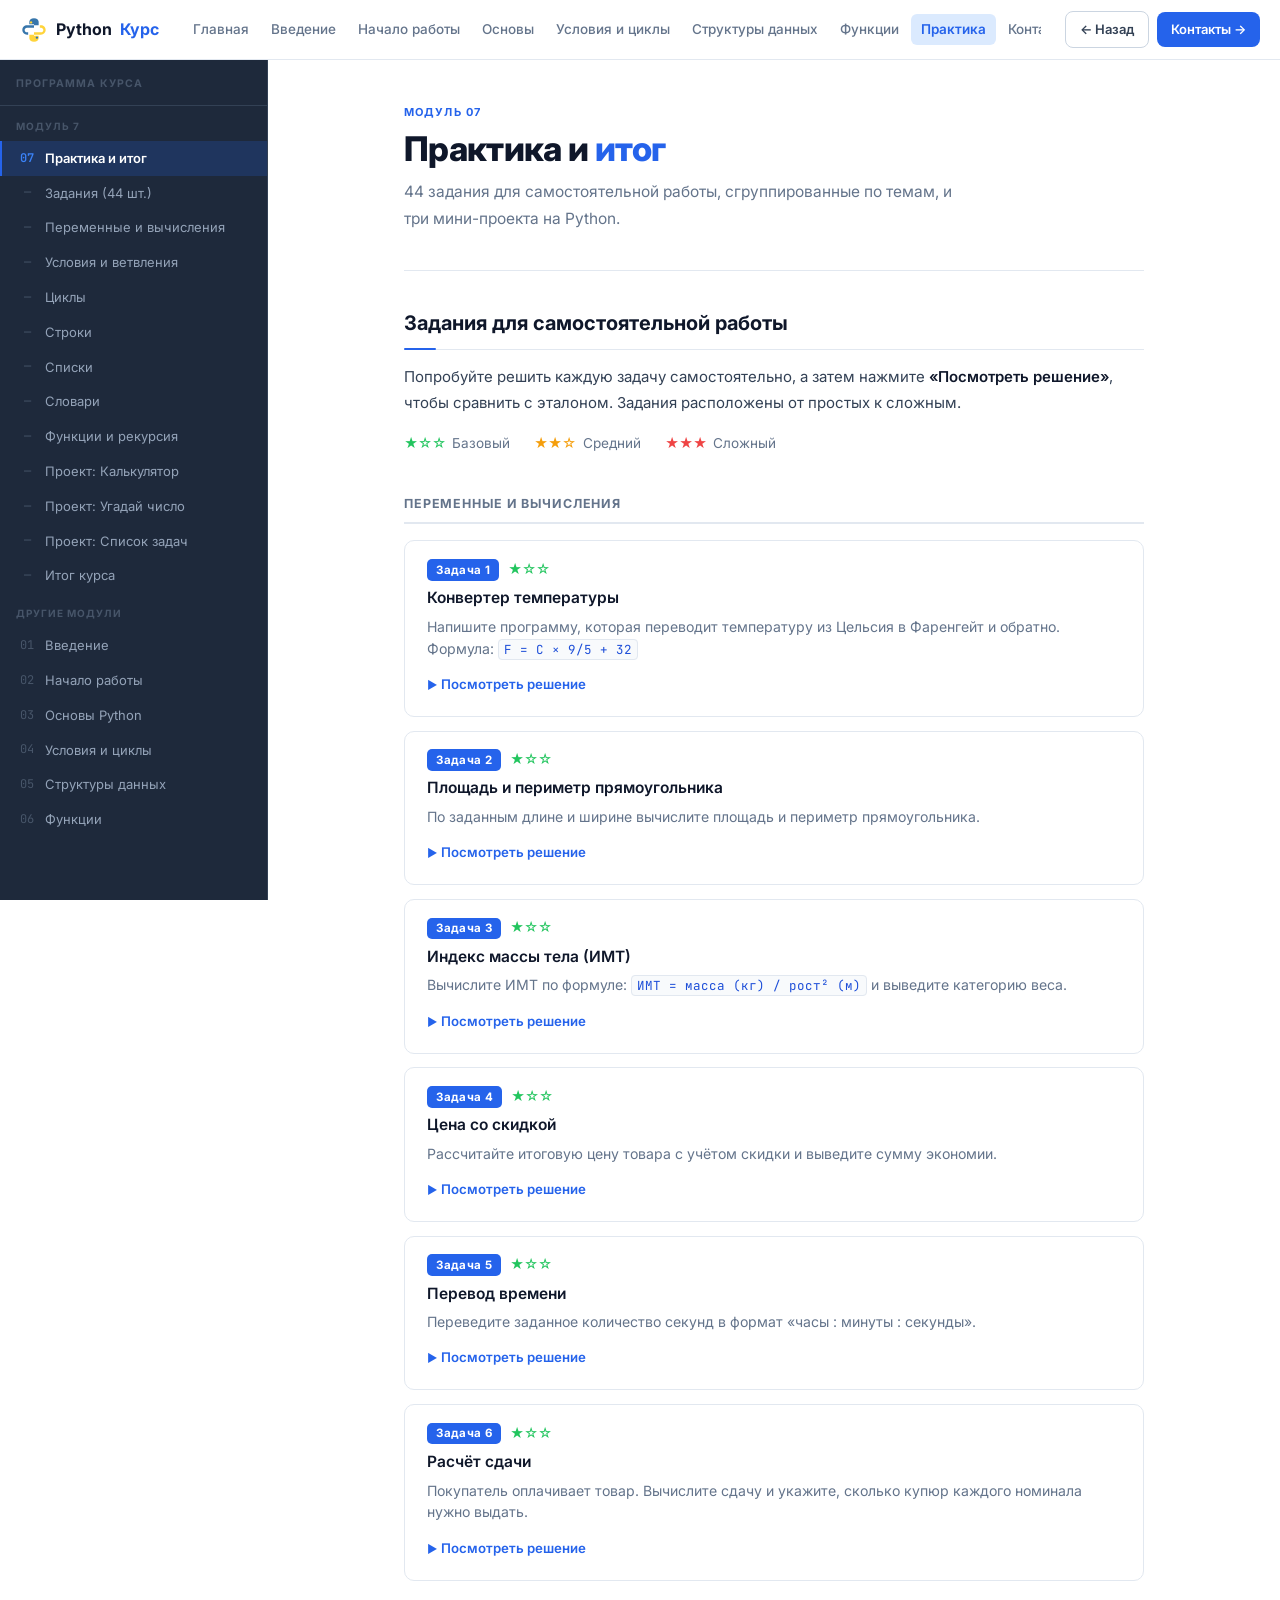
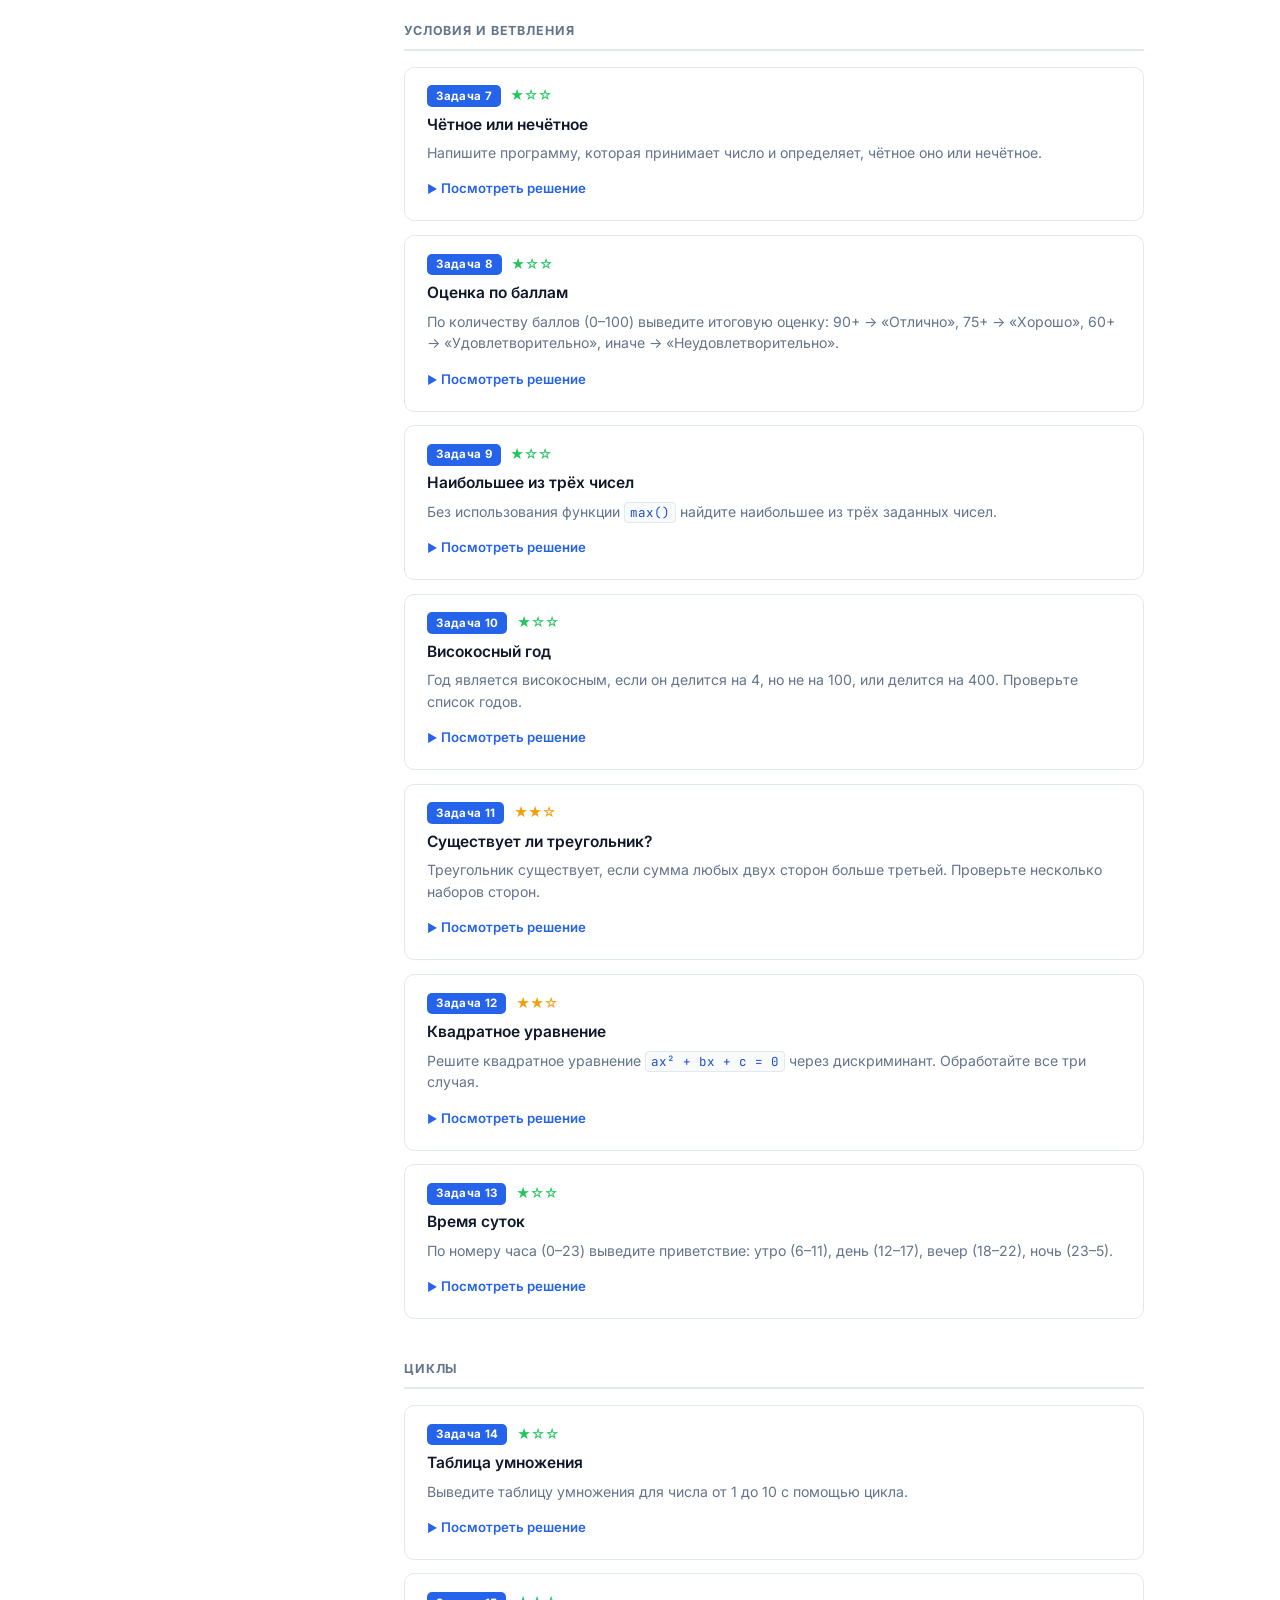
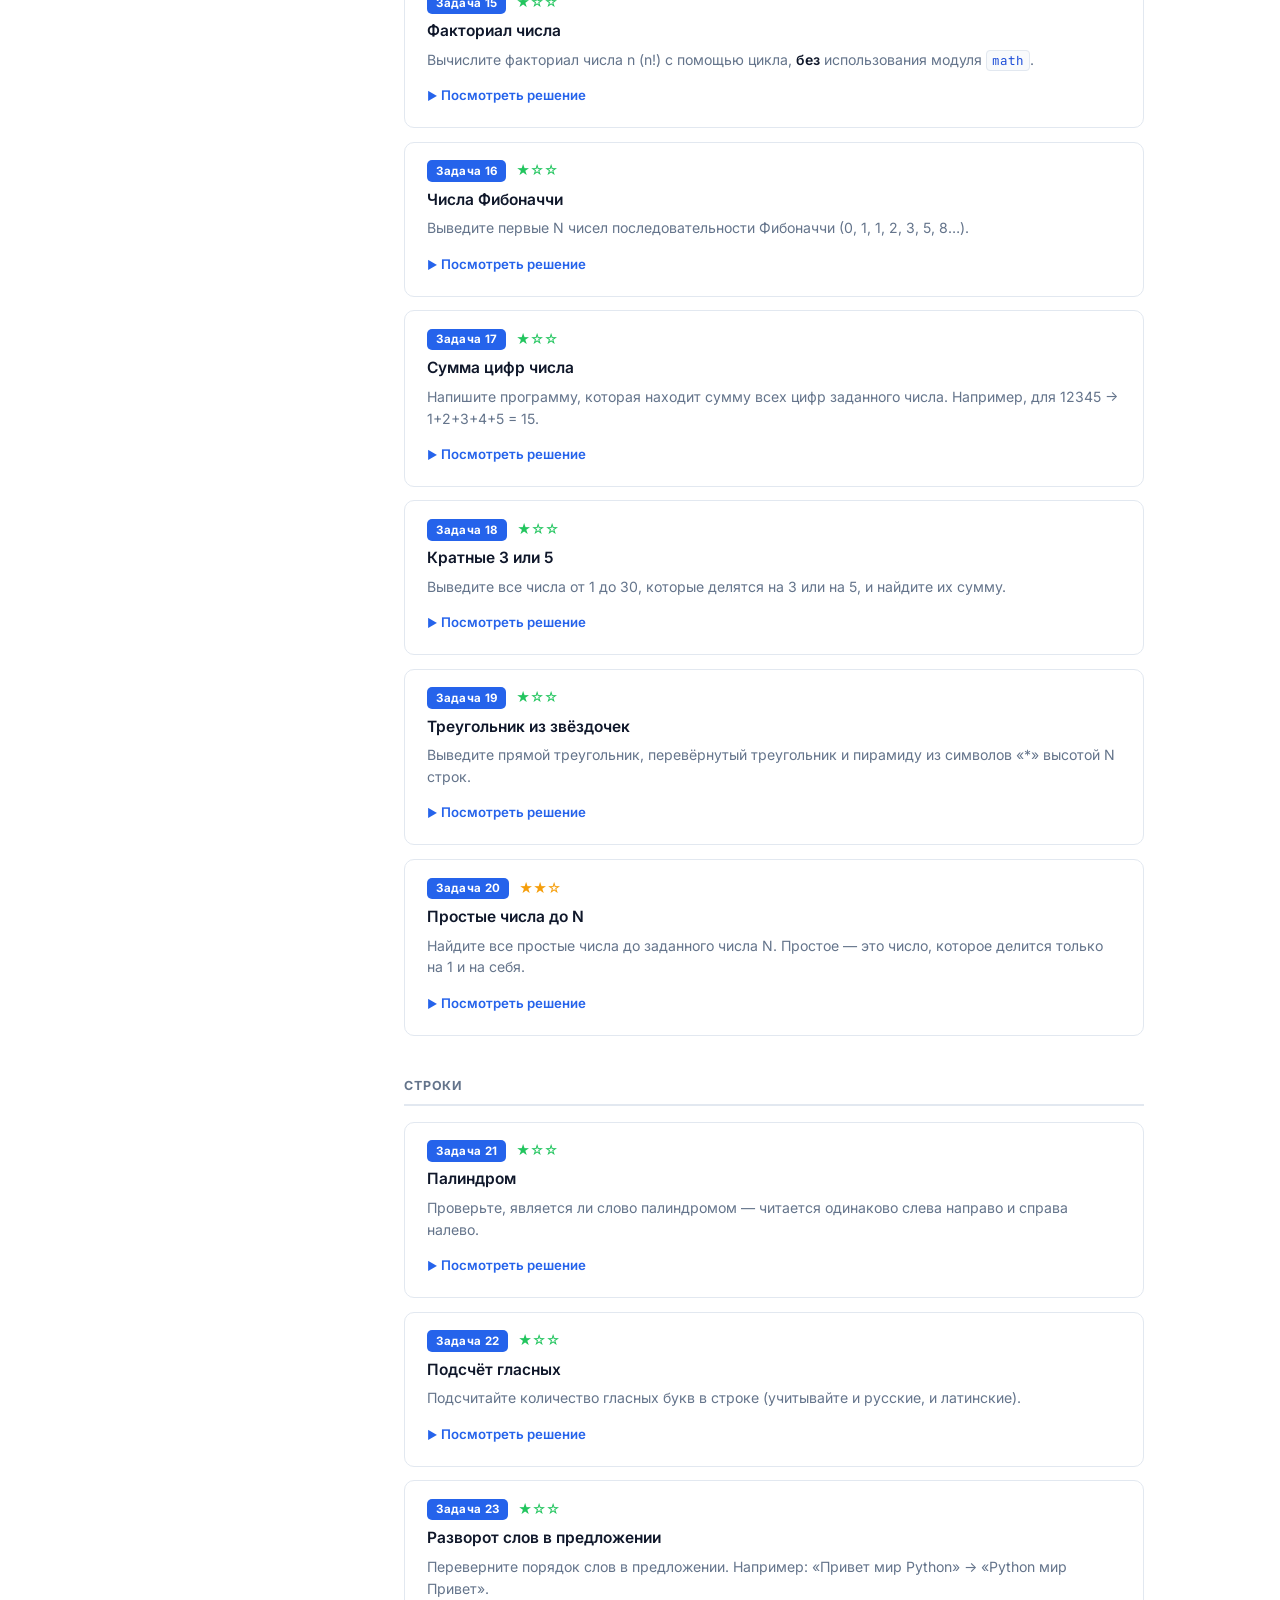
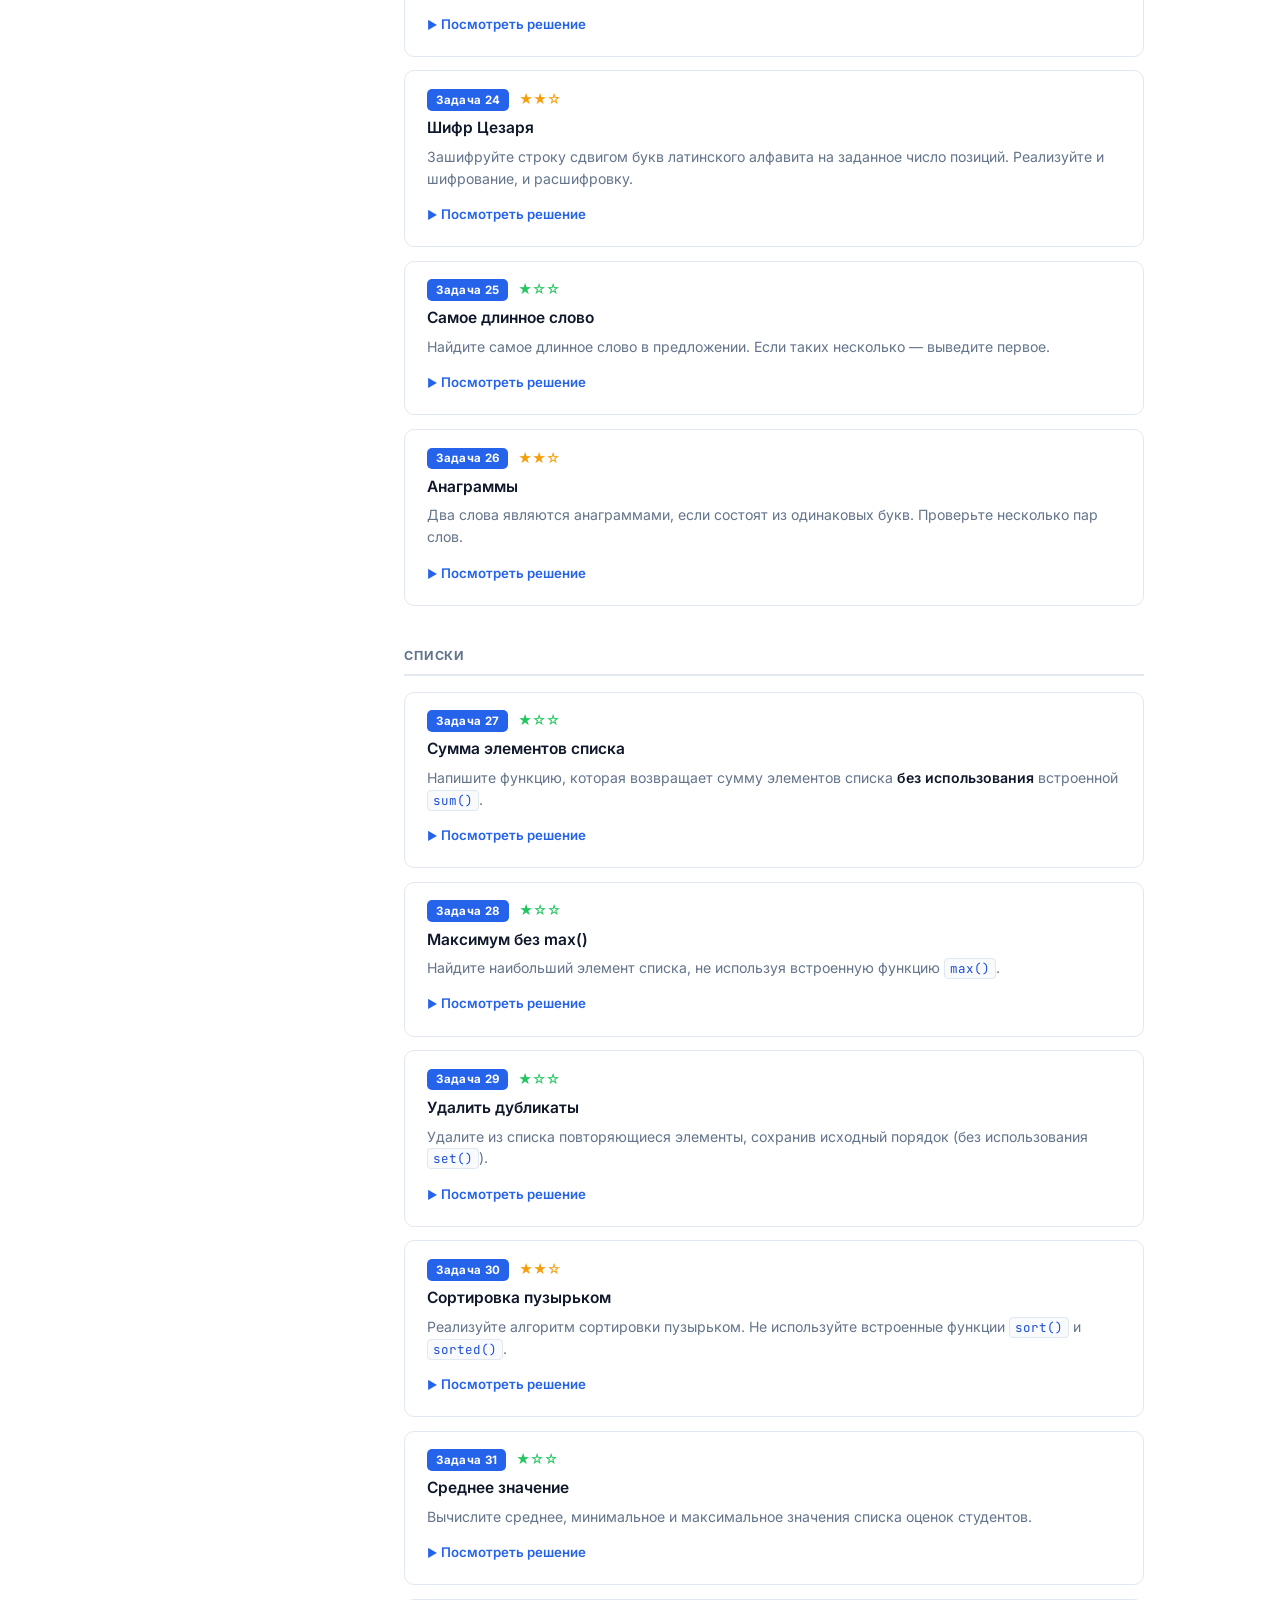
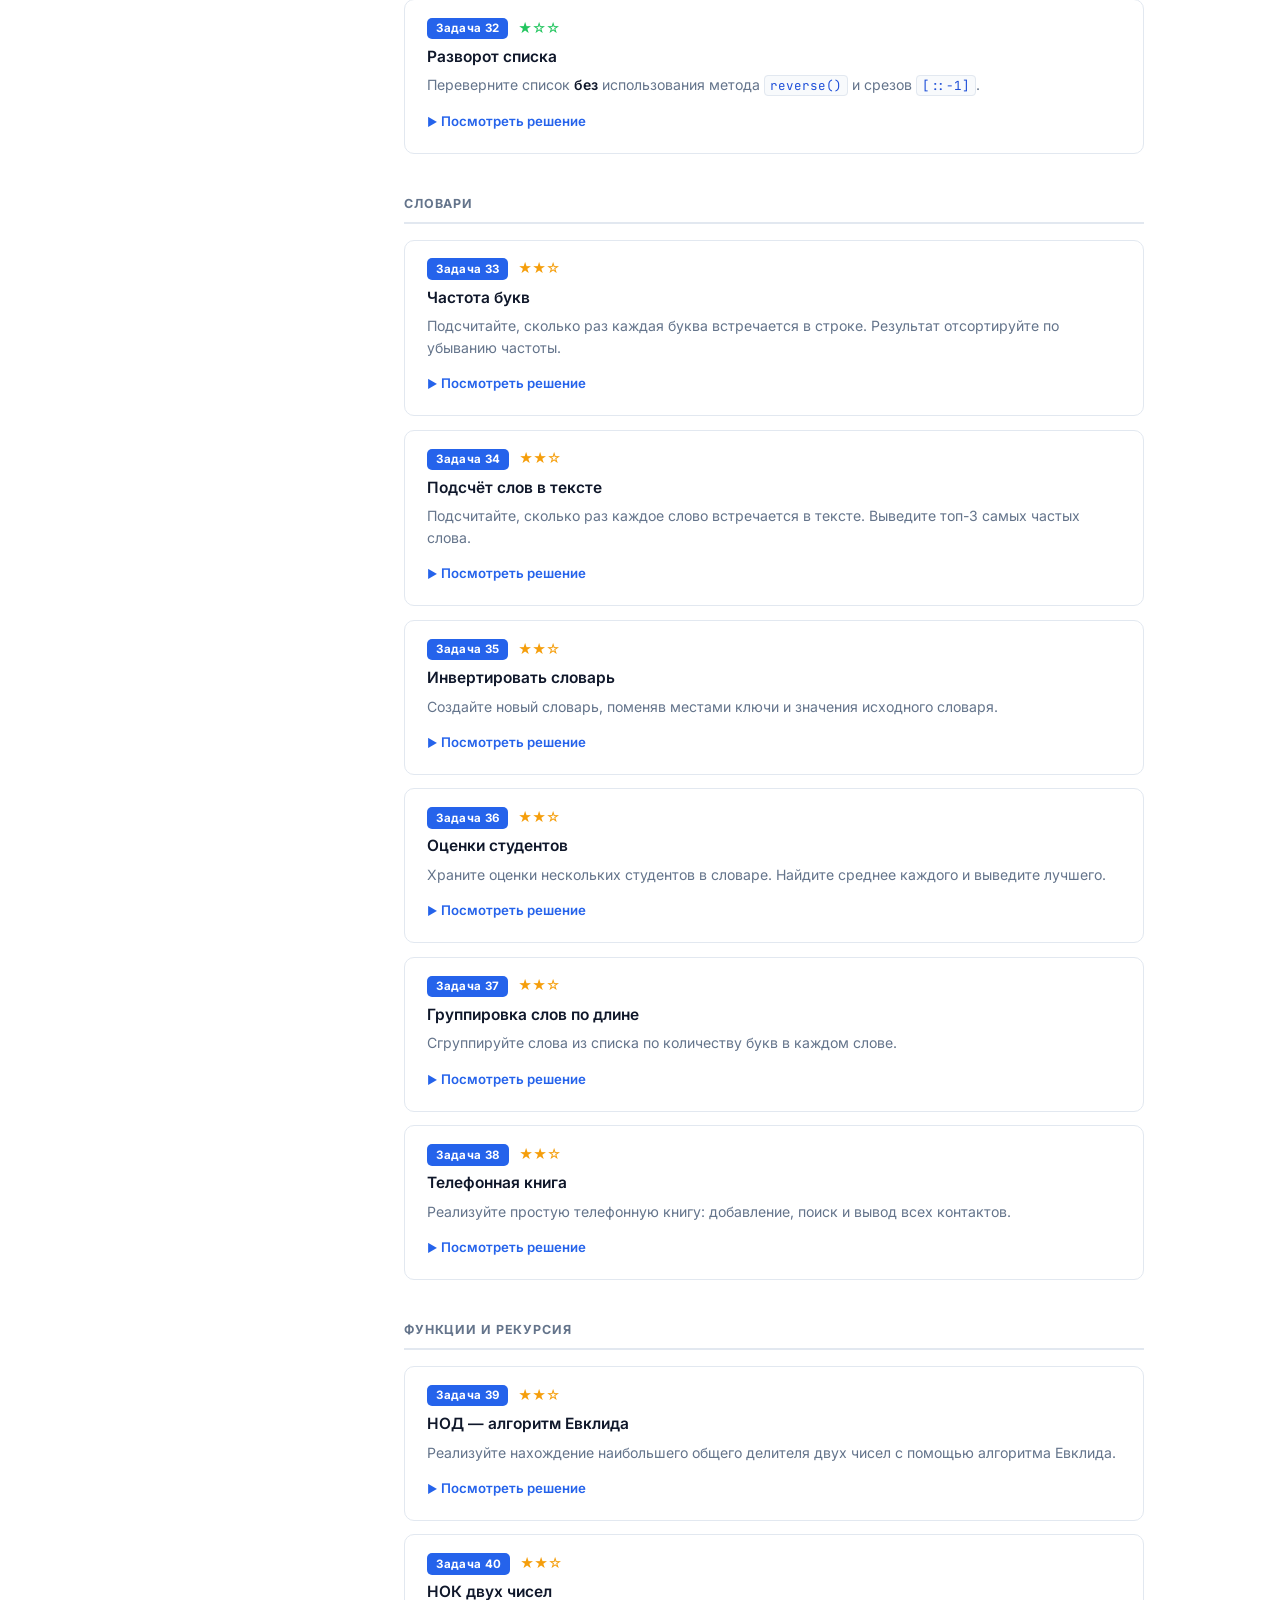
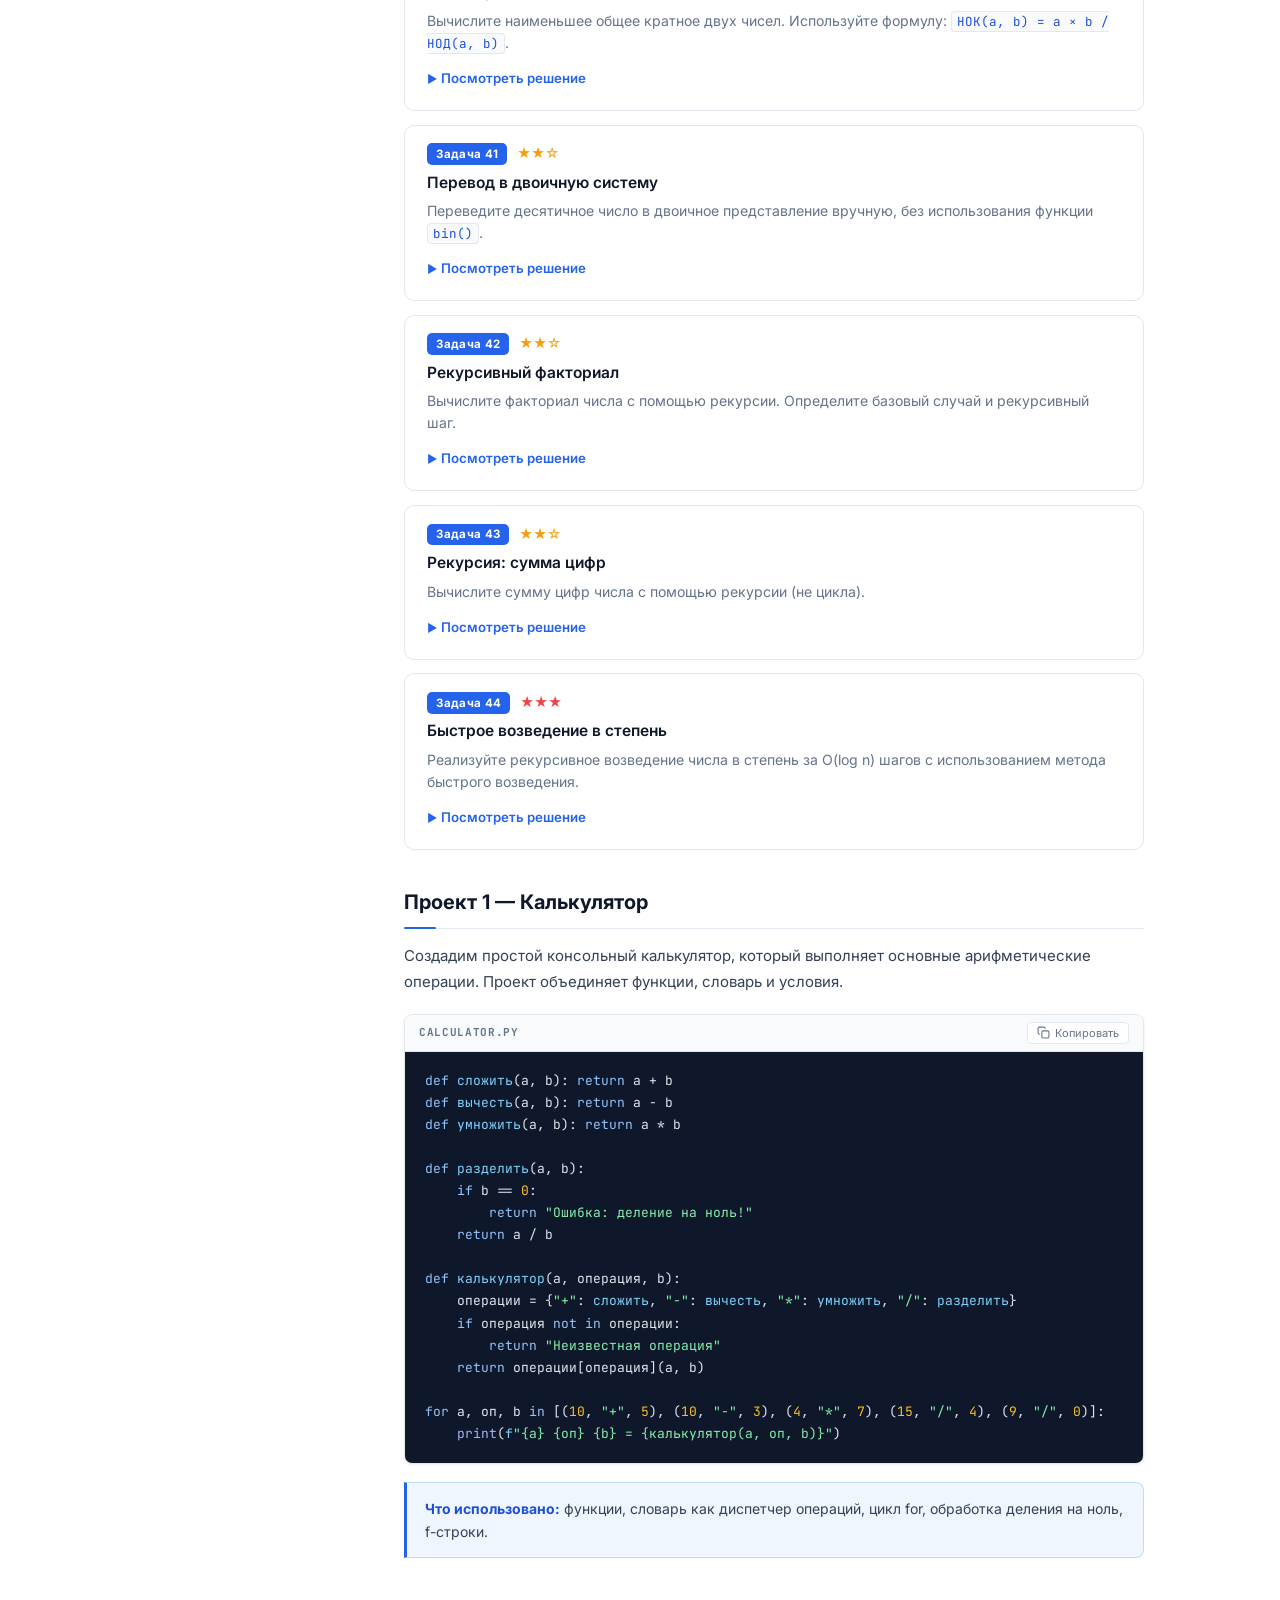
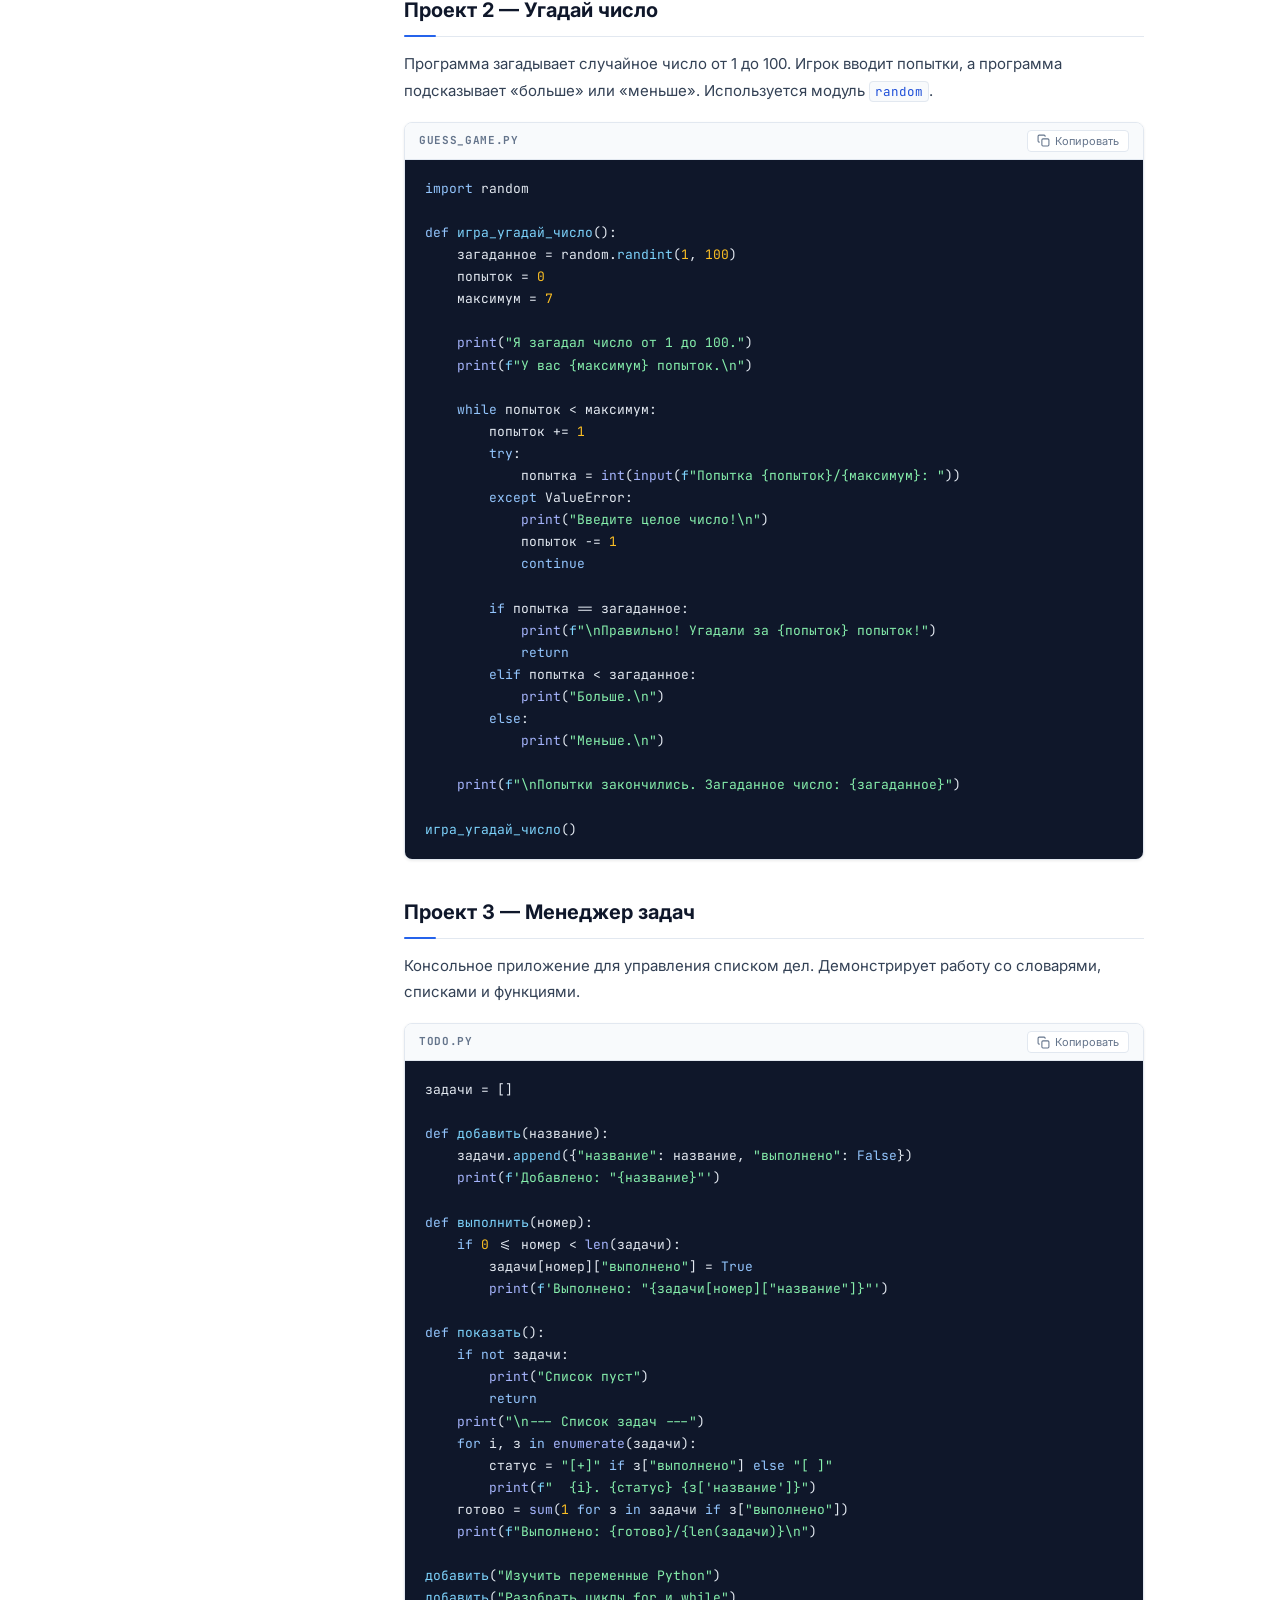
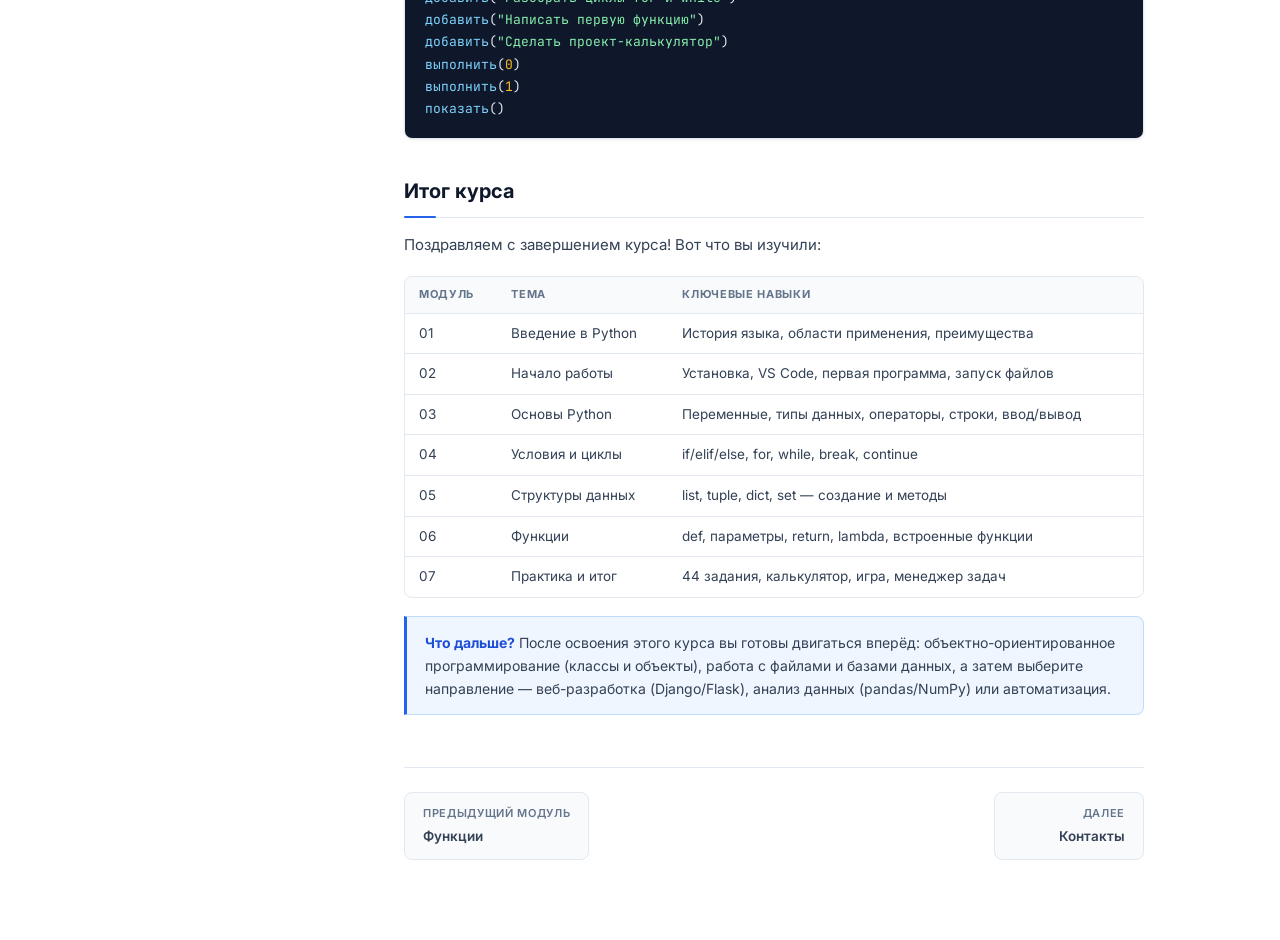
<file: praktika.html>
<!DOCTYPE html>
<html lang="ru">
<head>
  <meta charset="UTF-8">
  <meta name="viewport" content="width=device-width, initial-scale=1.0">
  <title>Практика и итог — Электронный курс Python</title>
  <link rel="stylesheet" href="css/style.css">
</head>
<body>

<nav class="navbar">
  <a href="index.html" class="nav-logo">
    <svg width="28" height="28" viewBox="0 0 24 24" fill="none">
      <path d="M12 2C9.5 2 8 3.5 8 5v2h4v1H6C3.8 8 2 9.8 2 12s1.8 4 4 4h1v-2H6c-1.1 0-2-.9-2-2s.9-2 2-2h6V8h4V5c0-1.5-1.5-3-4-3z" fill="#3776AB"/>
      <path d="M12 22c2.5 0 4-1.5 4-3v-2h-4v-1h6c2.2 0 4-1.8 4-4s-1.8-4-4-4h-1v2h1c1.1 0 2 .9 2 2s-.9 2-2 2h-6v2H8v3c0 1.5 1.5 3 4 3z" fill="#FFD43B"/>
      <circle cx="9.5" cy="5.5" r="1" fill="#FFD43B"/>
      <circle cx="14.5" cy="18.5" r="1" fill="#3776AB"/>
    </svg>
    Python<span>Курс</span>
  </a>
  <div class="nav-links">
    <a href="index.html">Главная</a>
    <a href="vvedenie.html">Введение</a>
    <a href="nachalo.html">Начало работы</a>
    <a href="osnovy.html">Основы</a>
    <a href="usloviya.html">Условия и циклы</a>
    <a href="struktury.html">Структуры данных</a>
    <a href="funkcii.html">Функции</a>
    <a href="praktika.html" class="active">Практика</a>
    <a href="kontakty.html">Контакты</a>
  </div>
  <div class="nav-module-btns">
    <a href="funkcii.html" class="nav-btn-ghost">← Назад</a>
    <a href="kontakty.html" class="nav-btn">Контакты →</a>
  </div>
  <div class="hamburger" id="hamburger"><span></span><span></span><span></span></div>
</nav>

<div class="mobile-menu" id="mobileMenu">
  <a href="index.html">Главная</a>
  <a href="vvedenie.html">Введение в Python</a>
  <a href="nachalo.html">Начало работы</a>
  <a href="osnovy.html">Основы Python</a>
  <a href="usloviya.html">Условия и циклы</a>
  <a href="struktury.html">Структуры данных</a>
  <a href="funkcii.html">Функции</a>
  <a href="praktika.html" class="active">Практика и итог</a>
  <a href="kontakty.html">Контакты</a>
</div>

<div class="course-layout">
  <aside class="sidebar">
    <div class="sidebar-header">Программа курса</div>
    <div class="sidebar-section">
      <div class="sidebar-section-title">Модуль 7</div>
      <a href="praktika.html" class="sidebar-link active"><span class="sidebar-link-icon">07</span> Практика и итог</a>
      <a href="praktika.html#zadaniya" class="sidebar-link"><span class="sidebar-link-icon">—</span> Задания (44 шт.)</a>
      <a href="praktika.html#tema1" class="sidebar-link"><span class="sidebar-link-icon">—</span> Переменные и вычисления</a>
      <a href="praktika.html#tema2" class="sidebar-link"><span class="sidebar-link-icon">—</span> Условия и ветвления</a>
      <a href="praktika.html#tema3" class="sidebar-link"><span class="sidebar-link-icon">—</span> Циклы</a>
      <a href="praktika.html#tema4" class="sidebar-link"><span class="sidebar-link-icon">—</span> Строки</a>
      <a href="praktika.html#tema5" class="sidebar-link"><span class="sidebar-link-icon">—</span> Списки</a>
      <a href="praktika.html#tema6" class="sidebar-link"><span class="sidebar-link-icon">—</span> Словари</a>
      <a href="praktika.html#tema7" class="sidebar-link"><span class="sidebar-link-icon">—</span> Функции и рекурсия</a>
      <a href="praktika.html#kalkulator" class="sidebar-link"><span class="sidebar-link-icon">—</span> Проект: Калькулятор</a>
      <a href="praktika.html#ugadai" class="sidebar-link"><span class="sidebar-link-icon">—</span> Проект: Угадай число</a>
      <a href="praktika.html#spisok-zadach" class="sidebar-link"><span class="sidebar-link-icon">—</span> Проект: Список задач</a>
      <a href="praktika.html#itog" class="sidebar-link"><span class="sidebar-link-icon">—</span> Итог курса</a>
    </div>
    <div class="sidebar-section">
      <div class="sidebar-section-title">Другие модули</div>
      <a href="vvedenie.html" class="sidebar-link"><span class="sidebar-link-icon">01</span> Введение</a>
      <a href="nachalo.html" class="sidebar-link"><span class="sidebar-link-icon">02</span> Начало работы</a>
      <a href="osnovy.html" class="sidebar-link"><span class="sidebar-link-icon">03</span> Основы Python</a>
      <a href="usloviya.html" class="sidebar-link"><span class="sidebar-link-icon">04</span> Условия и циклы</a>
      <a href="struktury.html" class="sidebar-link"><span class="sidebar-link-icon">05</span> Структуры данных</a>
      <a href="funkcii.html" class="sidebar-link"><span class="sidebar-link-icon">06</span> Функции</a>
    </div>
  </aside>

  <main class="course-main">
    <div class="course-content">

      <div class="page-header">
        <div class="page-label">Модуль 07</div>
        <h1 class="page-title">Практика и <span>итог</span></h1>
        <p class="page-desc">44 задания для самостоятельной работы, сгруппированные по темам, и три мини-проекта на Python.</p>
      </div>

      <!-- ЗАДАНИЯ ДЛЯ САМОСТОЯТЕЛЬНОЙ РАБОТЫ -->
      <h2 class="section-h" id="zadaniya">Задания для самостоятельной работы</h2>
      <p>Попробуйте решить каждую задачу самостоятельно, а затем нажмите <strong>«Посмотреть решение»</strong>, чтобы сравнить с эталоном. Задания расположены от простых к сложным.</p>

      <div class="task-legend">
        <span class="task-star-label"><span class="stars easy">★☆☆</span> Базовый</span>
        <span class="task-star-label"><span class="stars mid">★★☆</span> Средний</span>
        <span class="task-star-label"><span class="stars hard">★★★</span> Сложный</span>
      </div>

      <!-- ===== ТЕМА 1 ===== -->
      <h3 class="task-section-label" id="tema1">Переменные и вычисления</h3>

      <div class="task-card">
        <div class="task-header-row">
          <span class="task-badge">Задача 1</span>
          <span class="stars easy">★☆☆</span>
        </div>
        <h4 class="task-name">Конвертер температуры</h4>
        <p class="task-text">Напишите программу, которая переводит температуру из Цельсия в Фаренгейт и обратно.<br>Формула: <code class="inline">F = C × 9/5 + 32</code></p>
        <details class="task-details">
          <summary>Посмотреть решение</summary>
          <div class="code-block">
            <div class="code-block-header"><span class="code-lang">task01.py</span><button class="copy-btn"><svg width="13" height="13" viewBox="0 0 24 24" fill="none" stroke="currentColor" stroke-width="2"><rect x="9" y="9" width="13" height="13" rx="2"/><path d="M5 15H4a2 2 0 0 1-2-2V4a2 2 0 0 1 2-2h9a2 2 0 0 1 2 2v1"/></svg> Копировать</button></div>
            <pre class="code">цельсий = 25
фаренгейт = цельсий * 9 / 5 + 32
print(f"{цельсий}°C = {фаренгейт}°F")

фаренгейт = 98.6
цельсий = (фаренгейт - 32) * 5 / 9
print(f"{фаренгейт}°F = {цельсий:.1f}°C")</pre>
          </div>
          <div class="task-output">Вывод: <code>25°C = 77.0°F</code> и <code>98.6°F = 37.0°C</code></div>
        </details>
      </div>

      <div class="task-card">
        <div class="task-header-row">
          <span class="task-badge">Задача 2</span>
          <span class="stars easy">★☆☆</span>
        </div>
        <h4 class="task-name">Площадь и периметр прямоугольника</h4>
        <p class="task-text">По заданным длине и ширине вычислите площадь и периметр прямоугольника.</p>
        <details class="task-details">
          <summary>Посмотреть решение</summary>
          <div class="code-block">
            <div class="code-block-header"><span class="code-lang">task02.py</span><button class="copy-btn"><svg width="13" height="13" viewBox="0 0 24 24" fill="none" stroke="currentColor" stroke-width="2"><rect x="9" y="9" width="13" height="13" rx="2"/><path d="M5 15H4a2 2 0 0 1-2-2V4a2 2 0 0 1 2-2h9a2 2 0 0 1 2 2v1"/></svg> Копировать</button></div>
            <pre class="code">длина = 8
ширина = 5
площадь = длина * ширина
периметр = 2 * (длина + ширина)
print(f"Длина: {длина}, Ширина: {ширина}")
print(f"Площадь: {площадь}")
print(f"Периметр: {периметр}")</pre>
          </div>
          <div class="task-output">Вывод: <code>Площадь: 40</code>, <code>Периметр: 26</code></div>
        </details>
      </div>

      <div class="task-card">
        <div class="task-header-row">
          <span class="task-badge">Задача 3</span>
          <span class="stars easy">★☆☆</span>
        </div>
        <h4 class="task-name">Индекс массы тела (ИМТ)</h4>
        <p class="task-text">Вычислите ИМТ по формуле: <code class="inline">ИМТ = масса (кг) / рост² (м)</code> и выведите категорию веса.</p>
        <details class="task-details">
          <summary>Посмотреть решение</summary>
          <div class="code-block">
            <div class="code-block-header"><span class="code-lang">task03.py</span><button class="copy-btn"><svg width="13" height="13" viewBox="0 0 24 24" fill="none" stroke="currentColor" stroke-width="2"><rect x="9" y="9" width="13" height="13" rx="2"/><path d="M5 15H4a2 2 0 0 1-2-2V4a2 2 0 0 1 2-2h9a2 2 0 0 1 2 2v1"/></svg> Копировать</button></div>
            <pre class="code">масса = 70    # кг
рост  = 1.75  # м
имт   = масса / рост ** 2
print(f"ИМТ = {имт:.1f}")

if имт < 18.5:
    print("Недостаток веса")
elif имт < 25:
    print("Нормальный вес")
elif имт < 30:
    print("Избыточный вес")
else:
    print("Ожирение")</pre>
          </div>
          <div class="task-output">Вывод: <code>ИМТ = 22.9</code>, <code>Нормальный вес</code></div>
        </details>
      </div>

      <div class="task-card">
        <div class="task-header-row">
          <span class="task-badge">Задача 4</span>
          <span class="stars easy">★☆☆</span>
        </div>
        <h4 class="task-name">Цена со скидкой</h4>
        <p class="task-text">Рассчитайте итоговую цену товара с учётом скидки и выведите сумму экономии.</p>
        <details class="task-details">
          <summary>Посмотреть решение</summary>
          <div class="code-block">
            <div class="code-block-header"><span class="code-lang">task04.py</span><button class="copy-btn"><svg width="13" height="13" viewBox="0 0 24 24" fill="none" stroke="currentColor" stroke-width="2"><rect x="9" y="9" width="13" height="13" rx="2"/><path d="M5 15H4a2 2 0 0 1-2-2V4a2 2 0 0 1 2-2h9a2 2 0 0 1 2 2v1"/></svg> Копировать</button></div>
            <pre class="code">цена    = 1500
скидка  = 20   # %
итог    = цена * (1 - скидка / 100)
экономия = цена - итог
print(f"Цена:     {цена} сом")
print(f"Скидка:   {скидка}%")
print(f"Итого:    {итог:.0f} сом")
print(f"Экономия: {экономия:.0f} сом")</pre>
          </div>
          <div class="task-output">Вывод: <code>Итого: 1200 сом</code>, <code>Экономия: 300 сом</code></div>
        </details>
      </div>

      <div class="task-card">
        <div class="task-header-row">
          <span class="task-badge">Задача 5</span>
          <span class="stars easy">★☆☆</span>
        </div>
        <h4 class="task-name">Перевод времени</h4>
        <p class="task-text">Переведите заданное количество секунд в формат «часы : минуты : секунды».</p>
        <details class="task-details">
          <summary>Посмотреть решение</summary>
          <div class="code-block">
            <div class="code-block-header"><span class="code-lang">task05.py</span><button class="copy-btn"><svg width="13" height="13" viewBox="0 0 24 24" fill="none" stroke="currentColor" stroke-width="2"><rect x="9" y="9" width="13" height="13" rx="2"/><path d="M5 15H4a2 2 0 0 1-2-2V4a2 2 0 0 1 2-2h9a2 2 0 0 1 2 2v1"/></svg> Копировать</button></div>
            <pre class="code">секунд_всего = 3725
часы    = секунд_всего // 3600
минуты  = (секунд_всего % 3600) // 60
секунды = секунд_всего % 60
print(f"{секунд_всего} сек = {часы}ч {минуты}мин {секунды}с")</pre>
          </div>
          <div class="task-output">Вывод: <code>3725 сек = 1ч 2мин 5с</code></div>
        </details>
      </div>

      <div class="task-card">
        <div class="task-header-row">
          <span class="task-badge">Задача 6</span>
          <span class="stars easy">★☆☆</span>
        </div>
        <h4 class="task-name">Расчёт сдачи</h4>
        <p class="task-text">Покупатель оплачивает товар. Вычислите сдачу и укажите, сколько купюр каждого номинала нужно выдать.</p>
        <details class="task-details">
          <summary>Посмотреть решение</summary>
          <div class="code-block">
            <div class="code-block-header"><span class="code-lang">task06.py</span><button class="copy-btn"><svg width="13" height="13" viewBox="0 0 24 24" fill="none" stroke="currentColor" stroke-width="2"><rect x="9" y="9" width="13" height="13" rx="2"/><path d="M5 15H4a2 2 0 0 1-2-2V4a2 2 0 0 1 2-2h9a2 2 0 0 1 2 2v1"/></svg> Копировать</button></div>
            <pre class="code">цена     = 370
оплачено = 500
сдача    = оплачено - цена
print(f"Сдача: {сдача} сом")
купюры = [100, 50, 20, 10, 5, 1]
for купюра in купюры:
    кол = сдача // купюра
    if кол > 0:
        print(f"  {купюра} сом × {кол}")
        сдача %= купюра</pre>
          </div>
          <div class="task-output">Вывод: <code>Сдача: 130 сом</code> → <code>100 × 1</code>, <code>20 × 1</code>, <code>10 × 1</code></div>
        </details>
      </div>

      <!-- ===== ТЕМА 2 ===== -->
      <h3 class="task-section-label" id="tema2">Условия и ветвления</h3>

      <div class="task-card">
        <div class="task-header-row">
          <span class="task-badge">Задача 7</span>
          <span class="stars easy">★☆☆</span>
        </div>
        <h4 class="task-name">Чётное или нечётное</h4>
        <p class="task-text">Напишите программу, которая принимает число и определяет, чётное оно или нечётное.</p>
        <details class="task-details">
          <summary>Посмотреть решение</summary>
          <div class="code-block">
            <div class="code-block-header"><span class="code-lang">task07.py</span><button class="copy-btn"><svg width="13" height="13" viewBox="0 0 24 24" fill="none" stroke="currentColor" stroke-width="2"><rect x="9" y="9" width="13" height="13" rx="2"/><path d="M5 15H4a2 2 0 0 1-2-2V4a2 2 0 0 1 2-2h9a2 2 0 0 1 2 2v1"/></svg> Копировать</button></div>
            <pre class="code">for число in [0, 3, 7, 12, 99, 100]:
    if число % 2 == 0:
        print(f"{число} — чётное")
    else:
        print(f"{число} — нечётное")</pre>
          </div>
        </details>
      </div>

      <div class="task-card">
        <div class="task-header-row">
          <span class="task-badge">Задача 8</span>
          <span class="stars easy">★☆☆</span>
        </div>
        <h4 class="task-name">Оценка по баллам</h4>
        <p class="task-text">По количеству баллов (0–100) выведите итоговую оценку: 90+ → «Отлично», 75+ → «Хорошо», 60+ → «Удовлетворительно», иначе → «Неудовлетворительно».</p>
        <details class="task-details">
          <summary>Посмотреть решение</summary>
          <div class="code-block">
            <div class="code-block-header"><span class="code-lang">task08.py</span><button class="copy-btn"><svg width="13" height="13" viewBox="0 0 24 24" fill="none" stroke="currentColor" stroke-width="2"><rect x="9" y="9" width="13" height="13" rx="2"/><path d="M5 15H4a2 2 0 0 1-2-2V4a2 2 0 0 1 2-2h9a2 2 0 0 1 2 2v1"/></svg> Копировать</button></div>
            <pre class="code">баллы = 87
if баллы >= 90:
    оценка = "Отлично (5)"
elif баллы >= 75:
    оценка = "Хорошо (4)"
elif баллы >= 60:
    оценка = "Удовлетворительно (3)"
else:
    оценка = "Неудовлетворительно (2)"
print(f"Баллы: {баллы} → Оценка: {оценка}")</pre>
          </div>
          <div class="task-output">Вывод: <code>Баллы: 87 → Оценка: Хорошо (4)</code></div>
        </details>
      </div>

      <div class="task-card">
        <div class="task-header-row">
          <span class="task-badge">Задача 9</span>
          <span class="stars easy">★☆☆</span>
        </div>
        <h4 class="task-name">Наибольшее из трёх чисел</h4>
        <p class="task-text">Без использования функции <code class="inline">max()</code> найдите наибольшее из трёх заданных чисел.</p>
        <details class="task-details">
          <summary>Посмотреть решение</summary>
          <div class="code-block">
            <div class="code-block-header"><span class="code-lang">task09.py</span><button class="copy-btn"><svg width="13" height="13" viewBox="0 0 24 24" fill="none" stroke="currentColor" stroke-width="2"><rect x="9" y="9" width="13" height="13" rx="2"/><path d="M5 15H4a2 2 0 0 1-2-2V4a2 2 0 0 1 2-2h9a2 2 0 0 1 2 2v1"/></svg> Копировать</button></div>
            <pre class="code">a, b, c = 15, 23, 18
if a >= b and a >= c:
    наибольшее = a
elif b >= a and b >= c:
    наибольшее = b
else:
    наибольшее = c
print(f"Числа: {a}, {b}, {c}")
print(f"Наибольшее: {наибольшее}")</pre>
          </div>
          <div class="task-output">Вывод: <code>Наибольшее: 23</code></div>
        </details>
      </div>

      <div class="task-card">
        <div class="task-header-row">
          <span class="task-badge">Задача 10</span>
          <span class="stars easy">★☆☆</span>
        </div>
        <h4 class="task-name">Високосный год</h4>
        <p class="task-text">Год является високосным, если он делится на 4, но не на 100, или делится на 400. Проверьте список годов.</p>
        <details class="task-details">
          <summary>Посмотреть решение</summary>
          <div class="code-block">
            <div class="code-block-header"><span class="code-lang">task10.py</span><button class="copy-btn"><svg width="13" height="13" viewBox="0 0 24 24" fill="none" stroke="currentColor" stroke-width="2"><rect x="9" y="9" width="13" height="13" rx="2"/><path d="M5 15H4a2 2 0 0 1-2-2V4a2 2 0 0 1 2-2h9a2 2 0 0 1 2 2v1"/></svg> Копировать</button></div>
            <pre class="code">def високосный(год):
    return (год % 4 == 0 and год % 100 != 0) or (год % 400 == 0)

for год in [2000, 1900, 2024, 2023, 1600]:
    статус = "високосный" if високосный(год) else "обычный"
    print(f"{год} — {статус}")</pre>
          </div>
        </details>
      </div>

      <div class="task-card">
        <div class="task-header-row">
          <span class="task-badge">Задача 11</span>
          <span class="stars mid">★★☆</span>
        </div>
        <h4 class="task-name">Существует ли треугольник?</h4>
        <p class="task-text">Треугольник существует, если сумма любых двух сторон больше третьей. Проверьте несколько наборов сторон.</p>
        <details class="task-details">
          <summary>Посмотреть решение</summary>
          <div class="code-block">
            <div class="code-block-header"><span class="code-lang">task11.py</span><button class="copy-btn"><svg width="13" height="13" viewBox="0 0 24 24" fill="none" stroke="currentColor" stroke-width="2"><rect x="9" y="9" width="13" height="13" rx="2"/><path d="M5 15H4a2 2 0 0 1-2-2V4a2 2 0 0 1 2-2h9a2 2 0 0 1 2 2v1"/></svg> Копировать</button></div>
            <pre class="code">def треугольник(a, b, c):
    return a + b > c and a + c > b and b + c > a

тесты = [(3, 4, 5), (1, 2, 10), (5, 5, 5), (7, 3, 4)]
for a, b, c in тесты:
    рез = "существует" if треугольник(a, b, c) else "не существует"
    print(f"Стороны {a}, {b}, {c} → {рез}")</pre>
          </div>
        </details>
      </div>

      <div class="task-card">
        <div class="task-header-row">
          <span class="task-badge">Задача 12</span>
          <span class="stars mid">★★☆</span>
        </div>
        <h4 class="task-name">Квадратное уравнение</h4>
        <p class="task-text">Решите квадратное уравнение <code class="inline">ax² + bx + c = 0</code> через дискриминант. Обработайте все три случая.</p>
        <details class="task-details">
          <summary>Посмотреть решение</summary>
          <div class="code-block">
            <div class="code-block-header"><span class="code-lang">task12.py</span><button class="copy-btn"><svg width="13" height="13" viewBox="0 0 24 24" fill="none" stroke="currentColor" stroke-width="2"><rect x="9" y="9" width="13" height="13" rx="2"/><path d="M5 15H4a2 2 0 0 1-2-2V4a2 2 0 0 1 2-2h9a2 2 0 0 1 2 2v1"/></svg> Копировать</button></div>
            <pre class="code">import math

def квадратное(a, b, c):
    д = b**2 - 4*a*c
    if д > 0:
        x1 = (-b + math.sqrt(д)) / (2*a)
        x2 = (-b - math.sqrt(д)) / (2*a)
        print(f"Два корня: x1={x1:.2f}, x2={x2:.2f}")
    elif д == 0:
        x = -b / (2*a)
        print(f"Один корень: x={x:.2f}")
    else:
        print("Нет действительных корней")

квадратное(1, -5, 6)   # x²-5x+6=0
квадратное(1, -2, 1)   # x²-2x+1=0
квадратное(1,  1, 5)   # x²+x+5=0</pre>
          </div>
        </details>
      </div>

      <div class="task-card">
        <div class="task-header-row">
          <span class="task-badge">Задача 13</span>
          <span class="stars easy">★☆☆</span>
        </div>
        <h4 class="task-name">Время суток</h4>
        <p class="task-text">По номеру часа (0–23) выведите приветствие: утро (6–11), день (12–17), вечер (18–22), ночь (23–5).</p>
        <details class="task-details">
          <summary>Посмотреть решение</summary>
          <div class="code-block">
            <div class="code-block-header"><span class="code-lang">task13.py</span><button class="copy-btn"><svg width="13" height="13" viewBox="0 0 24 24" fill="none" stroke="currentColor" stroke-width="2"><rect x="9" y="9" width="13" height="13" rx="2"/><path d="M5 15H4a2 2 0 0 1-2-2V4a2 2 0 0 1 2-2h9a2 2 0 0 1 2 2v1"/></svg> Копировать</button></div>
            <pre class="code">def приветствие(час):
    if 6 <= час <= 11:
        return "Доброе утро!"
    elif 12 <= час <= 17:
        return "Добрый день!"
    elif 18 <= час <= 22:
        return "Добрый вечер!"
    else:
        return "Доброй ночи!"

for час in [7, 13, 20, 2]:
    print(f"{час:02d}:00 → {приветствие(час)}")</pre>
          </div>
        </details>
      </div>

      <!-- ===== ТЕМА 3 ===== -->
      <h3 class="task-section-label" id="tema3">Циклы</h3>

      <div class="task-card">
        <div class="task-header-row">
          <span class="task-badge">Задача 14</span>
          <span class="stars easy">★☆☆</span>
        </div>
        <h4 class="task-name">Таблица умножения</h4>
        <p class="task-text">Выведите таблицу умножения для числа от 1 до 10 с помощью цикла.</p>
        <details class="task-details">
          <summary>Посмотреть решение</summary>
          <div class="code-block">
            <div class="code-block-header"><span class="code-lang">task14.py</span><button class="copy-btn"><svg width="13" height="13" viewBox="0 0 24 24" fill="none" stroke="currentColor" stroke-width="2"><rect x="9" y="9" width="13" height="13" rx="2"/><path d="M5 15H4a2 2 0 0 1-2-2V4a2 2 0 0 1 2-2h9a2 2 0 0 1 2 2v1"/></svg> Копировать</button></div>
            <pre class="code">n = 7
print(f"Таблица умножения на {n}:")
for i in range(1, 11):
    print(f"  {n} × {i:2} = {n * i:3}")</pre>
          </div>
        </details>
      </div>

      <div class="task-card">
        <div class="task-header-row">
          <span class="task-badge">Задача 15</span>
          <span class="stars easy">★☆☆</span>
        </div>
        <h4 class="task-name">Факториал числа</h4>
        <p class="task-text">Вычислите факториал числа n (n!) с помощью цикла, <strong>без</strong> использования модуля <code class="inline">math</code>.</p>
        <details class="task-details">
          <summary>Посмотреть решение</summary>
          <div class="code-block">
            <div class="code-block-header"><span class="code-lang">task15.py</span><button class="copy-btn"><svg width="13" height="13" viewBox="0 0 24 24" fill="none" stroke="currentColor" stroke-width="2"><rect x="9" y="9" width="13" height="13" rx="2"/><path d="M5 15H4a2 2 0 0 1-2-2V4a2 2 0 0 1 2-2h9a2 2 0 0 1 2 2v1"/></svg> Копировать</button></div>
            <pre class="code">def факториал(n):
    результат = 1
    for i in range(2, n + 1):
        результат *= i
    return результат

for n in range(0, 9):
    print(f"{n}! = {факториал(n)}")</pre>
          </div>
        </details>
      </div>

      <div class="task-card">
        <div class="task-header-row">
          <span class="task-badge">Задача 16</span>
          <span class="stars easy">★☆☆</span>
        </div>
        <h4 class="task-name">Числа Фибоначчи</h4>
        <p class="task-text">Выведите первые N чисел последовательности Фибоначчи (0, 1, 1, 2, 3, 5, 8…).</p>
        <details class="task-details">
          <summary>Посмотреть решение</summary>
          <div class="code-block">
            <div class="code-block-header"><span class="code-lang">task16.py</span><button class="copy-btn"><svg width="13" height="13" viewBox="0 0 24 24" fill="none" stroke="currentColor" stroke-width="2"><rect x="9" y="9" width="13" height="13" rx="2"/><path d="M5 15H4a2 2 0 0 1-2-2V4a2 2 0 0 1 2-2h9a2 2 0 0 1 2 2v1"/></svg> Копировать</button></div>
            <pre class="code">def фибоначчи(n):
    a, b = 0, 1
    числа = []
    for _ in range(n):
        числа.append(a)
        a, b = b, a + b
    return числа

print(фибоначчи(12))</pre>
          </div>
          <div class="task-output">Вывод: <code>[0, 1, 1, 2, 3, 5, 8, 13, 21, 34, 55, 89]</code></div>
        </details>
      </div>

      <div class="task-card">
        <div class="task-header-row">
          <span class="task-badge">Задача 17</span>
          <span class="stars easy">★☆☆</span>
        </div>
        <h4 class="task-name">Сумма цифр числа</h4>
        <p class="task-text">Напишите программу, которая находит сумму всех цифр заданного числа. Например, для 12345 → 1+2+3+4+5 = 15.</p>
        <details class="task-details">
          <summary>Посмотреть решение</summary>
          <div class="code-block">
            <div class="code-block-header"><span class="code-lang">task17.py</span><button class="copy-btn"><svg width="13" height="13" viewBox="0 0 24 24" fill="none" stroke="currentColor" stroke-width="2"><rect x="9" y="9" width="13" height="13" rx="2"/><path d="M5 15H4a2 2 0 0 1-2-2V4a2 2 0 0 1 2-2h9a2 2 0 0 1 2 2v1"/></svg> Копировать</button></div>
            <pre class="code">def сумма_цифр(n):
    n = abs(n)
    итог = 0
    while n > 0:
        итог += n % 10
        n //= 10
    return итог

for число in [12345, 9999, 100, 7]:
    print(f"Сумма цифр {число} = {сумма_цифр(число)}")</pre>
          </div>
        </details>
      </div>

      <div class="task-card">
        <div class="task-header-row">
          <span class="task-badge">Задача 18</span>
          <span class="stars easy">★☆☆</span>
        </div>
        <h4 class="task-name">Кратные 3 или 5</h4>
        <p class="task-text">Выведите все числа от 1 до 30, которые делятся на 3 или на 5, и найдите их сумму.</p>
        <details class="task-details">
          <summary>Посмотреть решение</summary>
          <div class="code-block">
            <div class="code-block-header"><span class="code-lang">task18.py</span><button class="copy-btn"><svg width="13" height="13" viewBox="0 0 24 24" fill="none" stroke="currentColor" stroke-width="2"><rect x="9" y="9" width="13" height="13" rx="2"/><path d="M5 15H4a2 2 0 0 1-2-2V4a2 2 0 0 1 2-2h9a2 2 0 0 1 2 2v1"/></svg> Копировать</button></div>
            <pre class="code">результат = []
for i in range(1, 31):
    if i % 3 == 0 or i % 5 == 0:
        результат.append(i)

print("Числа:", результат)
print(f"Сумма: {sum(результат)}")</pre>
          </div>
        </details>
      </div>

      <div class="task-card">
        <div class="task-header-row">
          <span class="task-badge">Задача 19</span>
          <span class="stars easy">★☆☆</span>
        </div>
        <h4 class="task-name">Треугольник из звёздочек</h4>
        <p class="task-text">Выведите прямой треугольник, перевёрнутый треугольник и пирамиду из символов «*» высотой N строк.</p>
        <details class="task-details">
          <summary>Посмотреть решение</summary>
          <div class="code-block">
            <div class="code-block-header"><span class="code-lang">task19.py</span><button class="copy-btn"><svg width="13" height="13" viewBox="0 0 24 24" fill="none" stroke="currentColor" stroke-width="2"><rect x="9" y="9" width="13" height="13" rx="2"/><path d="M5 15H4a2 2 0 0 1-2-2V4a2 2 0 0 1 2-2h9a2 2 0 0 1 2 2v1"/></svg> Копировать</button></div>
            <pre class="code">n = 5
print("Прямой:")
for i in range(1, n + 1):
    print("*" * i)

print("\nОбратный:")
for i in range(n, 0, -1):
    print("*" * i)

print("\nПирамида:")
for i in range(1, n + 1):
    print(" " * (n - i) + "*" * (2 * i - 1))</pre>
          </div>
        </details>
      </div>

      <div class="task-card">
        <div class="task-header-row">
          <span class="task-badge">Задача 20</span>
          <span class="stars mid">★★☆</span>
        </div>
        <h4 class="task-name">Простые числа до N</h4>
        <p class="task-text">Найдите все простые числа до заданного числа N. Простое — это число, которое делится только на 1 и на себя.</p>
        <details class="task-details">
          <summary>Посмотреть решение</summary>
          <div class="code-block">
            <div class="code-block-header"><span class="code-lang">task20.py</span><button class="copy-btn"><svg width="13" height="13" viewBox="0 0 24 24" fill="none" stroke="currentColor" stroke-width="2"><rect x="9" y="9" width="13" height="13" rx="2"/><path d="M5 15H4a2 2 0 0 1-2-2V4a2 2 0 0 1 2-2h9a2 2 0 0 1 2 2v1"/></svg> Копировать</button></div>
            <pre class="code">def простые_до(n):
    числа = []
    for число in range(2, n + 1):
        простое = True
        for делитель in range(2, int(число ** 0.5) + 1):
            if число % делитель == 0:
                простое = False
                break
        if простое:
            числа.append(число)
    return числа

print(простые_до(50))</pre>
          </div>
          <div class="task-output">Вывод: <code>[2, 3, 5, 7, 11, 13, 17, 19, 23, 29, 31, 37, 41, 43, 47]</code></div>
        </details>
      </div>

      <!-- ===== ТЕМА 4 ===== -->
      <h3 class="task-section-label" id="tema4">Строки</h3>

      <div class="task-card">
        <div class="task-header-row">
          <span class="task-badge">Задача 21</span>
          <span class="stars easy">★☆☆</span>
        </div>
        <h4 class="task-name">Палиндром</h4>
        <p class="task-text">Проверьте, является ли слово палиндромом — читается одинаково слева направо и справа налево.</p>
        <details class="task-details">
          <summary>Посмотреть решение</summary>
          <div class="code-block">
            <div class="code-block-header"><span class="code-lang">task21.py</span><button class="copy-btn"><svg width="13" height="13" viewBox="0 0 24 24" fill="none" stroke="currentColor" stroke-width="2"><rect x="9" y="9" width="13" height="13" rx="2"/><path d="M5 15H4a2 2 0 0 1-2-2V4a2 2 0 0 1 2-2h9a2 2 0 0 1 2 2v1"/></svg> Копировать</button></div>
            <pre class="code">def палиндром(слово):
    слово = слово.lower().replace(" ", "")
    return слово == слово[::-1]

слова = ["kayak", "python", "level", "radar", "hello"]
for слово in слова:
    рез = "палиндром" if палиндром(слово) else "не палиндром"
    print(f'"{слово}" — {рез}')</pre>
          </div>
        </details>
      </div>

      <div class="task-card">
        <div class="task-header-row">
          <span class="task-badge">Задача 22</span>
          <span class="stars easy">★☆☆</span>
        </div>
        <h4 class="task-name">Подсчёт гласных</h4>
        <p class="task-text">Подсчитайте количество гласных букв в строке (учитывайте и русские, и латинские).</p>
        <details class="task-details">
          <summary>Посмотреть решение</summary>
          <div class="code-block">
            <div class="code-block-header"><span class="code-lang">task22.py</span><button class="copy-btn"><svg width="13" height="13" viewBox="0 0 24 24" fill="none" stroke="currentColor" stroke-width="2"><rect x="9" y="9" width="13" height="13" rx="2"/><path d="M5 15H4a2 2 0 0 1-2-2V4a2 2 0 0 1 2-2h9a2 2 0 0 1 2 2v1"/></svg> Копировать</button></div>
            <pre class="code">def подсчёт_гласных(текст):
    гласные = "аеёиоуыэюяaeiou"
    return sum(1 for б in текст.lower() if б in гласные)

предложения = ["Python лучший язык", "Hello World", "Привет мир"]
for s in предложения:
    print(f'"{s}" → гласных: {подсчёт_гласных(s)}')</pre>
          </div>
        </details>
      </div>

      <div class="task-card">
        <div class="task-header-row">
          <span class="task-badge">Задача 23</span>
          <span class="stars easy">★☆☆</span>
        </div>
        <h4 class="task-name">Разворот слов в предложении</h4>
        <p class="task-text">Переверните порядок слов в предложении. Например: «Привет мир Python» → «Python мир Привет».</p>
        <details class="task-details">
          <summary>Посмотреть решение</summary>
          <div class="code-block">
            <div class="code-block-header"><span class="code-lang">task23.py</span><button class="copy-btn"><svg width="13" height="13" viewBox="0 0 24 24" fill="none" stroke="currentColor" stroke-width="2"><rect x="9" y="9" width="13" height="13" rx="2"/><path d="M5 15H4a2 2 0 0 1-2-2V4a2 2 0 0 1 2-2h9a2 2 0 0 1 2 2v1"/></svg> Копировать</button></div>
            <pre class="code">def разворот_слов(текст):
    слова = текст.split()
    return " ".join(reversed(слова))

примеры = ["Привет мир Python", "один два три четыре"]
for s in примеры:
    print(f'"{s}"')
    print(f'  → "{разворот_слов(s)}"')</pre>
          </div>
        </details>
      </div>

      <div class="task-card">
        <div class="task-header-row">
          <span class="task-badge">Задача 24</span>
          <span class="stars mid">★★☆</span>
        </div>
        <h4 class="task-name">Шифр Цезаря</h4>
        <p class="task-text">Зашифруйте строку сдвигом букв латинского алфавита на заданное число позиций. Реализуйте и шифрование, и расшифровку.</p>
        <details class="task-details">
          <summary>Посмотреть решение</summary>
          <div class="code-block">
            <div class="code-block-header"><span class="code-lang">task24.py</span><button class="copy-btn"><svg width="13" height="13" viewBox="0 0 24 24" fill="none" stroke="currentColor" stroke-width="2"><rect x="9" y="9" width="13" height="13" rx="2"/><path d="M5 15H4a2 2 0 0 1-2-2V4a2 2 0 0 1 2-2h9a2 2 0 0 1 2 2v1"/></svg> Копировать</button></div>
            <pre class="code">def цезарь(текст, сдвиг):
    результат = ""
    for буква in текст:
        if буква.isalpha():
            база = ord('A') if буква.isupper() else ord('a')
            результат += chr((ord(буква) - база + сдвиг) % 26 + база)
        else:
            результат += буква
    return результат

текст = "Hello Python"
зашифровано = цезарь(текст, 3)
расшифровано = цезарь(зашифровано, -3)
print(f"Исходный:    {текст}")
print(f"Зашифрован:  {зашифровано}")
print(f"Расшифрован: {расшифровано}")</pre>
          </div>
        </details>
      </div>

      <div class="task-card">
        <div class="task-header-row">
          <span class="task-badge">Задача 25</span>
          <span class="stars easy">★☆☆</span>
        </div>
        <h4 class="task-name">Самое длинное слово</h4>
        <p class="task-text">Найдите самое длинное слово в предложении. Если таких несколько — выведите первое.</p>
        <details class="task-details">
          <summary>Посмотреть решение</summary>
          <div class="code-block">
            <div class="code-block-header"><span class="code-lang">task25.py</span><button class="copy-btn"><svg width="13" height="13" viewBox="0 0 24 24" fill="none" stroke="currentColor" stroke-width="2"><rect x="9" y="9" width="13" height="13" rx="2"/><path d="M5 15H4a2 2 0 0 1-2-2V4a2 2 0 0 1 2-2h9a2 2 0 0 1 2 2v1"/></svg> Копировать</button></div>
            <pre class="code">def самое_длинное(текст):
    слова = текст.split()
    return max(слова, key=len)

предложения = [
    "Кыргызский государственный технический университет",
    "Python programming language is awesome"
]
for s in предложения:
    слово = самое_длинное(s)
    print(f'Длиннейшее слово: "{слово}" ({len(слово)} букв)')</pre>
          </div>
        </details>
      </div>

      <div class="task-card">
        <div class="task-header-row">
          <span class="task-badge">Задача 26</span>
          <span class="stars mid">★★☆</span>
        </div>
        <h4 class="task-name">Анаграммы</h4>
        <p class="task-text">Два слова являются анаграммами, если состоят из одинаковых букв. Проверьте несколько пар слов.</p>
        <details class="task-details">
          <summary>Посмотреть решение</summary>
          <div class="code-block">
            <div class="code-block-header"><span class="code-lang">task26.py</span><button class="copy-btn"><svg width="13" height="13" viewBox="0 0 24 24" fill="none" stroke="currentColor" stroke-width="2"><rect x="9" y="9" width="13" height="13" rx="2"/><path d="M5 15H4a2 2 0 0 1-2-2V4a2 2 0 0 1 2-2h9a2 2 0 0 1 2 2v1"/></svg> Копировать</button></div>
            <pre class="code">def анаграмма(с1, с2):
    return sorted(с1.lower()) == sorted(с2.lower())

пары = [("listen", "silent"), ("hello", "world"),
        ("race", "care"), ("python", "typhon")]
for с1, с2 in пары:
    рез = "анаграммы" if анаграмма(с1, с2) else "не анаграммы"
    print(f'"{с1}" и "{с2}" — {рез}')</pre>
          </div>
        </details>
      </div>

      <!-- ===== ТЕМА 5 ===== -->
      <h3 class="task-section-label" id="tema5">Списки</h3>

      <div class="task-card">
        <div class="task-header-row">
          <span class="task-badge">Задача 27</span>
          <span class="stars easy">★☆☆</span>
        </div>
        <h4 class="task-name">Сумма элементов списка</h4>
        <p class="task-text">Напишите функцию, которая возвращает сумму элементов списка <strong>без использования</strong> встроенной <code class="inline">sum()</code>.</p>
        <details class="task-details">
          <summary>Посмотреть решение</summary>
          <div class="code-block">
            <div class="code-block-header"><span class="code-lang">task27.py</span><button class="copy-btn"><svg width="13" height="13" viewBox="0 0 24 24" fill="none" stroke="currentColor" stroke-width="2"><rect x="9" y="9" width="13" height="13" rx="2"/><path d="M5 15H4a2 2 0 0 1-2-2V4a2 2 0 0 1 2-2h9a2 2 0 0 1 2 2v1"/></svg> Копировать</button></div>
            <pre class="code">def моя_сумма(числа):
    итог = 0
    for число in числа:
        итог += число
    return итог

список = [3, 7, 2, 9, 4, 11]
print(f"Список: {список}")
print(f"Сумма: {моя_сумма(список)}")</pre>
          </div>
        </details>
      </div>

      <div class="task-card">
        <div class="task-header-row">
          <span class="task-badge">Задача 28</span>
          <span class="stars easy">★☆☆</span>
        </div>
        <h4 class="task-name">Максимум без max()</h4>
        <p class="task-text">Найдите наибольший элемент списка, не используя встроенную функцию <code class="inline">max()</code>.</p>
        <details class="task-details">
          <summary>Посмотреть решение</summary>
          <div class="code-block">
            <div class="code-block-header"><span class="code-lang">task28.py</span><button class="copy-btn"><svg width="13" height="13" viewBox="0 0 24 24" fill="none" stroke="currentColor" stroke-width="2"><rect x="9" y="9" width="13" height="13" rx="2"/><path d="M5 15H4a2 2 0 0 1-2-2V4a2 2 0 0 1 2-2h9a2 2 0 0 1 2 2v1"/></svg> Копировать</button></div>
            <pre class="code">def мой_макс(числа):
    наибольшее = числа[0]
    for число in числа[1:]:
        if число > наибольшее:
            наибольшее = число
    return наибольшее

список = [14, 7, 23, 5, 9, 31, 2]
print(f"Список:   {список}")
print(f"Максимум: {мой_макс(список)}")</pre>
          </div>
        </details>
      </div>

      <div class="task-card">
        <div class="task-header-row">
          <span class="task-badge">Задача 29</span>
          <span class="stars easy">★☆☆</span>
        </div>
        <h4 class="task-name">Удалить дубликаты</h4>
        <p class="task-text">Удалите из списка повторяющиеся элементы, сохранив исходный порядок (без использования <code class="inline">set()</code>).</p>
        <details class="task-details">
          <summary>Посмотреть решение</summary>
          <div class="code-block">
            <div class="code-block-header"><span class="code-lang">task29.py</span><button class="copy-btn"><svg width="13" height="13" viewBox="0 0 24 24" fill="none" stroke="currentColor" stroke-width="2"><rect x="9" y="9" width="13" height="13" rx="2"/><path d="M5 15H4a2 2 0 0 1-2-2V4a2 2 0 0 1 2-2h9a2 2 0 0 1 2 2v1"/></svg> Копировать</button></div>
            <pre class="code">def без_дубликатов(список):
    результат = []
    for элемент in список:
        if элемент not in результат:
            результат.append(элемент)
    return результат

числа = [1, 2, 3, 2, 4, 3, 5, 1, 6]
print(f"Исходный:       {числа}")
print(f"Без дубликатов: {без_дубликатов(числа)}")</pre>
          </div>
        </details>
      </div>

      <div class="task-card">
        <div class="task-header-row">
          <span class="task-badge">Задача 30</span>
          <span class="stars mid">★★☆</span>
        </div>
        <h4 class="task-name">Сортировка пузырьком</h4>
        <p class="task-text">Реализуйте алгоритм сортировки пузырьком. Не используйте встроенные функции <code class="inline">sort()</code> и <code class="inline">sorted()</code>.</p>
        <details class="task-details">
          <summary>Посмотреть решение</summary>
          <div class="code-block">
            <div class="code-block-header"><span class="code-lang">task30.py</span><button class="copy-btn"><svg width="13" height="13" viewBox="0 0 24 24" fill="none" stroke="currentColor" stroke-width="2"><rect x="9" y="9" width="13" height="13" rx="2"/><path d="M5 15H4a2 2 0 0 1-2-2V4a2 2 0 0 1 2-2h9a2 2 0 0 1 2 2v1"/></svg> Копировать</button></div>
            <pre class="code">def пузырёк(список):
    список = список.copy()
    n = len(список)
    for i in range(n):
        for j in range(0, n - i - 1):
            if список[j] > список[j + 1]:
                список[j], список[j + 1] = список[j + 1], список[j]
    return список

числа = [64, 34, 25, 12, 22, 11, 90]
print(f"Исходный:       {числа}")
print(f"Отсортированный: {пузырёк(числа)}")</pre>
          </div>
        </details>
      </div>

      <div class="task-card">
        <div class="task-header-row">
          <span class="task-badge">Задача 31</span>
          <span class="stars easy">★☆☆</span>
        </div>
        <h4 class="task-name">Среднее значение</h4>
        <p class="task-text">Вычислите среднее, минимальное и максимальное значения списка оценок студентов.</p>
        <details class="task-details">
          <summary>Посмотреть решение</summary>
          <div class="code-block">
            <div class="code-block-header"><span class="code-lang">task31.py</span><button class="copy-btn"><svg width="13" height="13" viewBox="0 0 24 24" fill="none" stroke="currentColor" stroke-width="2"><rect x="9" y="9" width="13" height="13" rx="2"/><path d="M5 15H4a2 2 0 0 1-2-2V4a2 2 0 0 1 2-2h9a2 2 0 0 1 2 2v1"/></svg> Копировать</button></div>
            <pre class="code">оценки = [85, 92, 78, 90, 88, 76, 95, 83]
среднее = sum(оценки) / len(оценки)
print(f"Оценки:   {оценки}")
print(f"Среднее:  {среднее:.1f}")
print(f"Минимум:  {min(оценки)}")
print(f"Максимум: {max(оценки)}")</pre>
          </div>
        </details>
      </div>

      <div class="task-card">
        <div class="task-header-row">
          <span class="task-badge">Задача 32</span>
          <span class="stars easy">★☆☆</span>
        </div>
        <h4 class="task-name">Разворот списка</h4>
        <p class="task-text">Переверните список <strong>без</strong> использования метода <code class="inline">reverse()</code> и срезов <code class="inline">[::-1]</code>.</p>
        <details class="task-details">
          <summary>Посмотреть решение</summary>
          <div class="code-block">
            <div class="code-block-header"><span class="code-lang">task32.py</span><button class="copy-btn"><svg width="13" height="13" viewBox="0 0 24 24" fill="none" stroke="currentColor" stroke-width="2"><rect x="9" y="9" width="13" height="13" rx="2"/><path d="M5 15H4a2 2 0 0 1-2-2V4a2 2 0 0 1 2-2h9a2 2 0 0 1 2 2v1"/></svg> Копировать</button></div>
            <pre class="code">def развернуть(список):
    результат = []
    for i in range(len(список) - 1, -1, -1):
        результат.append(список[i])
    return результат

числа = [1, 2, 3, 4, 5]
print(f"Исходный:   {числа}")
print(f"Развёрнутый: {развернуть(числа)}")</pre>
          </div>
        </details>
      </div>

      <!-- ===== ТЕМА 6 ===== -->
      <h3 class="task-section-label" id="tema6">Словари</h3>

      <div class="task-card">
        <div class="task-header-row">
          <span class="task-badge">Задача 33</span>
          <span class="stars mid">★★☆</span>
        </div>
        <h4 class="task-name">Частота букв</h4>
        <p class="task-text">Подсчитайте, сколько раз каждая буква встречается в строке. Результат отсортируйте по убыванию частоты.</p>
        <details class="task-details">
          <summary>Посмотреть решение</summary>
          <div class="code-block">
            <div class="code-block-header"><span class="code-lang">task33.py</span><button class="copy-btn"><svg width="13" height="13" viewBox="0 0 24 24" fill="none" stroke="currentColor" stroke-width="2"><rect x="9" y="9" width="13" height="13" rx="2"/><path d="M5 15H4a2 2 0 0 1-2-2V4a2 2 0 0 1 2-2h9a2 2 0 0 1 2 2v1"/></svg> Копировать</button></div>
            <pre class="code">def частота_букв(текст):
    счётчик = {}
    for буква in текст.lower():
        if буква.isalpha():
            счётчик[буква] = счётчик.get(буква, 0) + 1
    return dict(sorted(счётчик.items(), key=lambda x: x[1], reverse=True))

текст = "python programming"
рез = частота_букв(текст)
print(f"Текст: '{текст}'")
for буква, кол in list(рез.items())[:5]:
    print(f"  '{буква}': {кол} раз")</pre>
          </div>
        </details>
      </div>

      <div class="task-card">
        <div class="task-header-row">
          <span class="task-badge">Задача 34</span>
          <span class="stars mid">★★☆</span>
        </div>
        <h4 class="task-name">Подсчёт слов в тексте</h4>
        <p class="task-text">Подсчитайте, сколько раз каждое слово встречается в тексте. Выведите топ-3 самых частых слова.</p>
        <details class="task-details">
          <summary>Посмотреть решение</summary>
          <div class="code-block">
            <div class="code-block-header"><span class="code-lang">task34.py</span><button class="copy-btn"><svg width="13" height="13" viewBox="0 0 24 24" fill="none" stroke="currentColor" stroke-width="2"><rect x="9" y="9" width="13" height="13" rx="2"/><path d="M5 15H4a2 2 0 0 1-2-2V4a2 2 0 0 1 2-2h9a2 2 0 0 1 2 2v1"/></svg> Копировать</button></div>
            <pre class="code">текст = "яблоко груша яблоко банан груша яблоко манго банан"
слова = {}
for слово in текст.split():
    слова[слово] = слова.get(слово, 0) + 1

топ = sorted(слова.items(), key=lambda x: x[1], reverse=True)
print("Топ-3 слова:")
for слово, кол in топ[:3]:
    print(f"  {слово}: {кол} раз")</pre>
          </div>
        </details>
      </div>

      <div class="task-card">
        <div class="task-header-row">
          <span class="task-badge">Задача 35</span>
          <span class="stars mid">★★☆</span>
        </div>
        <h4 class="task-name">Инвертировать словарь</h4>
        <p class="task-text">Создайте новый словарь, поменяв местами ключи и значения исходного словаря.</p>
        <details class="task-details">
          <summary>Посмотреть решение</summary>
          <div class="code-block">
            <div class="code-block-header"><span class="code-lang">task35.py</span><button class="copy-btn"><svg width="13" height="13" viewBox="0 0 24 24" fill="none" stroke="currentColor" stroke-width="2"><rect x="9" y="9" width="13" height="13" rx="2"/><path d="M5 15H4a2 2 0 0 1-2-2V4a2 2 0 0 1 2-2h9a2 2 0 0 1 2 2v1"/></svg> Копировать</button></div>
            <pre class="code">исходный = {
    "яблоко": "apple",
    "банан":  "banana",
    "груша":  "pear"
}
инвертированный = {знач: ключ for ключ, знач in исходный.items()}
print("Исходный:        ", исходный)
print("Инвертированный: ", инвертированный)</pre>
          </div>
        </details>
      </div>

      <div class="task-card">
        <div class="task-header-row">
          <span class="task-badge">Задача 36</span>
          <span class="stars mid">★★☆</span>
        </div>
        <h4 class="task-name">Оценки студентов</h4>
        <p class="task-text">Храните оценки нескольких студентов в словаре. Найдите среднее каждого и выведите лучшего.</p>
        <details class="task-details">
          <summary>Посмотреть решение</summary>
          <div class="code-block">
            <div class="code-block-header"><span class="code-lang">task36.py</span><button class="copy-btn"><svg width="13" height="13" viewBox="0 0 24 24" fill="none" stroke="currentColor" stroke-width="2"><rect x="9" y="9" width="13" height="13" rx="2"/><path d="M5 15H4a2 2 0 0 1-2-2V4a2 2 0 0 1 2-2h9a2 2 0 0 1 2 2v1"/></svg> Копировать</button></div>
            <pre class="code">студенты = {
    "Нурмухаммед": [85, 90, 78, 92],
    "Айгерим":     [76, 88, 95, 84],
    "Даниял":      [92, 87, 94, 96],
}
for имя, оценки in студенты.items():
    среднее = sum(оценки) / len(оценки)
    print(f"{имя}: среднее {среднее:.1f}")

лучший = max(студенты, key=lambda x: sum(студенты[x]) / len(студенты[x]))
print(f"\nЛучший студент: {лучший}")</pre>
          </div>
        </details>
      </div>

      <div class="task-card">
        <div class="task-header-row">
          <span class="task-badge">Задача 37</span>
          <span class="stars mid">★★☆</span>
        </div>
        <h4 class="task-name">Группировка слов по длине</h4>
        <p class="task-text">Сгруппируйте слова из списка по количеству букв в каждом слове.</p>
        <details class="task-details">
          <summary>Посмотреть решение</summary>
          <div class="code-block">
            <div class="code-block-header"><span class="code-lang">task37.py</span><button class="copy-btn"><svg width="13" height="13" viewBox="0 0 24 24" fill="none" stroke="currentColor" stroke-width="2"><rect x="9" y="9" width="13" height="13" rx="2"/><path d="M5 15H4a2 2 0 0 1-2-2V4a2 2 0 0 1 2-2h9a2 2 0 0 1 2 2v1"/></svg> Копировать</button></div>
            <pre class="code">слова = ["кот", "питон", "пёс", "кит", "банан", "сом", "лев", "дракон"]
по_длине = {}
for слово in слова:
    длина = len(слово)
    по_длине.setdefault(длина, []).append(слово)

for длина, список in sorted(по_длине.items()):
    print(f"  {длина} букв: {список}")</pre>
          </div>
        </details>
      </div>

      <div class="task-card">
        <div class="task-header-row">
          <span class="task-badge">Задача 38</span>
          <span class="stars mid">★★☆</span>
        </div>
        <h4 class="task-name">Телефонная книга</h4>
        <p class="task-text">Реализуйте простую телефонную книгу: добавление, поиск и вывод всех контактов.</p>
        <details class="task-details">
          <summary>Посмотреть решение</summary>
          <div class="code-block">
            <div class="code-block-header"><span class="code-lang">task38.py</span><button class="copy-btn"><svg width="13" height="13" viewBox="0 0 24 24" fill="none" stroke="currentColor" stroke-width="2"><rect x="9" y="9" width="13" height="13" rx="2"/><path d="M5 15H4a2 2 0 0 1-2-2V4a2 2 0 0 1 2-2h9a2 2 0 0 1 2 2v1"/></svg> Копировать</button></div>
            <pre class="code">книга = {}

def добавить(имя, номер):
    книга[имя] = номер
    print(f"Добавлен: {имя}")

def найти(имя):
    return книга.get(имя, "Контакт не найден")

def все_контакты():
    for имя, номер in sorted(книга.items()):
        print(f"  {имя}: {номер}")

добавить("Мама",    "+996 555 001 001")
добавить("Папа",    "+996 555 002 002")
добавить("Коллега", "+996 700 123 456")

print(найти("Мама"))
print(найти("Незнакомец"))
все_контакты()</pre>
          </div>
        </details>
      </div>

      <!-- ===== ТЕМА 7 ===== -->
      <h3 class="task-section-label" id="tema7">Функции и рекурсия</h3>

      <div class="task-card">
        <div class="task-header-row">
          <span class="task-badge">Задача 39</span>
          <span class="stars mid">★★☆</span>
        </div>
        <h4 class="task-name">НОД — алгоритм Евклида</h4>
        <p class="task-text">Реализуйте нахождение наибольшего общего делителя двух чисел с помощью алгоритма Евклида.</p>
        <details class="task-details">
          <summary>Посмотреть решение</summary>
          <div class="code-block">
            <div class="code-block-header"><span class="code-lang">task39.py</span><button class="copy-btn"><svg width="13" height="13" viewBox="0 0 24 24" fill="none" stroke="currentColor" stroke-width="2"><rect x="9" y="9" width="13" height="13" rx="2"/><path d="M5 15H4a2 2 0 0 1-2-2V4a2 2 0 0 1 2-2h9a2 2 0 0 1 2 2v1"/></svg> Копировать</button></div>
            <pre class="code">def нод(a, b):
    while b:
        a, b = b, a % b
    return a

пары = [(48, 18), (100, 75), (17, 5), (56, 98)]
for a, b in пары:
    print(f"НОД({a}, {b}) = {нод(a, b)}")</pre>
          </div>
        </details>
      </div>

      <div class="task-card">
        <div class="task-header-row">
          <span class="task-badge">Задача 40</span>
          <span class="stars mid">★★☆</span>
        </div>
        <h4 class="task-name">НОК двух чисел</h4>
        <p class="task-text">Вычислите наименьшее общее кратное двух чисел. Используйте формулу: <code class="inline">НОК(a, b) = a × b / НОД(a, b)</code>.</p>
        <details class="task-details">
          <summary>Посмотреть решение</summary>
          <div class="code-block">
            <div class="code-block-header"><span class="code-lang">task40.py</span><button class="copy-btn"><svg width="13" height="13" viewBox="0 0 24 24" fill="none" stroke="currentColor" stroke-width="2"><rect x="9" y="9" width="13" height="13" rx="2"/><path d="M5 15H4a2 2 0 0 1-2-2V4a2 2 0 0 1 2-2h9a2 2 0 0 1 2 2v1"/></svg> Копировать</button></div>
            <pre class="code">def нод(a, b):
    while b:
        a, b = b, a % b
    return a

def нок(a, b):
    return a * b // нод(a, b)

for a, b in [(4, 6), (12, 18), (7, 5)]:
    print(f"НОК({a}, {b}) = {нок(a, b)}")</pre>
          </div>
        </details>
      </div>

      <div class="task-card">
        <div class="task-header-row">
          <span class="task-badge">Задача 41</span>
          <span class="stars mid">★★☆</span>
        </div>
        <h4 class="task-name">Перевод в двоичную систему</h4>
        <p class="task-text">Переведите десятичное число в двоичное представление вручную, без использования функции <code class="inline">bin()</code>.</p>
        <details class="task-details">
          <summary>Посмотреть решение</summary>
          <div class="code-block">
            <div class="code-block-header"><span class="code-lang">task41.py</span><button class="copy-btn"><svg width="13" height="13" viewBox="0 0 24 24" fill="none" stroke="currentColor" stroke-width="2"><rect x="9" y="9" width="13" height="13" rx="2"/><path d="M5 15H4a2 2 0 0 1-2-2V4a2 2 0 0 1 2-2h9a2 2 0 0 1 2 2v1"/></svg> Копировать</button></div>
            <pre class="code">def в_двоичную(n):
    if n == 0:
        return "0"
    биты = []
    while n > 0:
        биты.append(str(n % 2))
        n //= 2
    return "".join(reversed(биты))

for n in [0, 1, 5, 10, 255]:
    print(f"{n:3d} → {в_двоичную(n):8s}  (проверка: {bin(n)[2:]})")</pre>
          </div>
        </details>
      </div>

      <div class="task-card">
        <div class="task-header-row">
          <span class="task-badge">Задача 42</span>
          <span class="stars mid">★★☆</span>
        </div>
        <h4 class="task-name">Рекурсивный факториал</h4>
        <p class="task-text">Вычислите факториал числа с помощью рекурсии. Определите базовый случай и рекурсивный шаг.</p>
        <details class="task-details">
          <summary>Посмотреть решение</summary>
          <div class="code-block">
            <div class="code-block-header"><span class="code-lang">task42.py</span><button class="copy-btn"><svg width="13" height="13" viewBox="0 0 24 24" fill="none" stroke="currentColor" stroke-width="2"><rect x="9" y="9" width="13" height="13" rx="2"/><path d="M5 15H4a2 2 0 0 1-2-2V4a2 2 0 0 1 2-2h9a2 2 0 0 1 2 2v1"/></svg> Копировать</button></div>
            <pre class="code">def факториал(n):
    if n <= 1:        # базовый случай
        return 1
    return n * факториал(n - 1)  # рекурсивный шаг

for i in range(8):
    print(f"{i}! = {факториал(i)}")</pre>
          </div>
        </details>
      </div>

      <div class="task-card">
        <div class="task-header-row">
          <span class="task-badge">Задача 43</span>
          <span class="stars mid">★★☆</span>
        </div>
        <h4 class="task-name">Рекурсия: сумма цифр</h4>
        <p class="task-text">Вычислите сумму цифр числа с помощью рекурсии (не цикла).</p>
        <details class="task-details">
          <summary>Посмотреть решение</summary>
          <div class="code-block">
            <div class="code-block-header"><span class="code-lang">task43.py</span><button class="copy-btn"><svg width="13" height="13" viewBox="0 0 24 24" fill="none" stroke="currentColor" stroke-width="2"><rect x="9" y="9" width="13" height="13" rx="2"/><path d="M5 15H4a2 2 0 0 1-2-2V4a2 2 0 0 1 2-2h9a2 2 0 0 1 2 2v1"/></svg> Копировать</button></div>
            <pre class="code">def сумма_цифр(n):
    n = abs(n)
    if n < 10:          # одна цифра — базовый случай
        return n
    return n % 10 + сумма_цифр(n // 10)

for n in [12345, 9999, 0, 100]:
    print(f"сумма_цифр({n}) = {сумма_цифр(n)}")</pre>
          </div>
        </details>
      </div>

      <div class="task-card">
        <div class="task-header-row">
          <span class="task-badge">Задача 44</span>
          <span class="stars hard">★★★</span>
        </div>
        <h4 class="task-name">Быстрое возведение в степень</h4>
        <p class="task-text">Реализуйте рекурсивное возведение числа в степень за O(log n) шагов с использованием метода быстрого возведения.</p>
        <details class="task-details">
          <summary>Посмотреть решение</summary>
          <div class="code-block">
            <div class="code-block-header"><span class="code-lang">task44.py</span><button class="copy-btn"><svg width="13" height="13" viewBox="0 0 24 24" fill="none" stroke="currentColor" stroke-width="2"><rect x="9" y="9" width="13" height="13" rx="2"/><path d="M5 15H4a2 2 0 0 1-2-2V4a2 2 0 0 1 2-2h9a2 2 0 0 1 2 2v1"/></svg> Копировать</button></div>
            <pre class="code">def степень(основание, показатель):
    if показатель == 0:
        return 1
    if показатель < 0:
        return 1 / степень(основание, -показатель)
    if показатель % 2 == 0:          # чётная степень
        половина = степень(основание, показатель // 2)
        return половина * половина   # один вызов вместо двух
    return основание * степень(основание, показатель - 1)

for осн, пок in [(2, 10), (3, 5), (5, 0), (2, -3)]:
    print(f"{осн}^{пок} = {степень(осн, пок)}")</pre>
          </div>
        </details>
      </div>

      <!-- ПРОЕКТ 1 -->
      <h2 class="section-h" id="kalkulator">Проект 1 — Калькулятор</h2>
      <p>Создадим простой консольный калькулятор, который выполняет основные арифметические операции. Проект объединяет функции, словарь и условия.</p>
      <div class="code-block">
        <div class="code-block-header">
          <span class="code-lang">calculator.py</span>
          <button class="copy-btn"><svg width="13" height="13" viewBox="0 0 24 24" fill="none" stroke="currentColor" stroke-width="2"><rect x="9" y="9" width="13" height="13" rx="2"/><path d="M5 15H4a2 2 0 0 1-2-2V4a2 2 0 0 1 2-2h9a2 2 0 0 1 2 2v1"/></svg> Копировать</button>
        </div>
        <pre class="code"><span class="kw">def</span> <span class="fn">сложить</span>(<span class="var">a</span>, <span class="var">b</span>): <span class="kw">return</span> <span class="var">a</span> + <span class="var">b</span>
<span class="kw">def</span> <span class="fn">вычесть</span>(<span class="var">a</span>, <span class="var">b</span>): <span class="kw">return</span> <span class="var">a</span> - <span class="var">b</span>
<span class="kw">def</span> <span class="fn">умножить</span>(<span class="var">a</span>, <span class="var">b</span>): <span class="kw">return</span> <span class="var">a</span> * <span class="var">b</span>

<span class="kw">def</span> <span class="fn">разделить</span>(<span class="var">a</span>, <span class="var">b</span>):
    <span class="kw">if</span> <span class="var">b</span> == <span class="num">0</span>:
        <span class="kw">return</span> <span class="str">"Ошибка: деление на ноль!"</span>
    <span class="kw">return</span> <span class="var">a</span> / <span class="var">b</span>

<span class="kw">def</span> <span class="fn">калькулятор</span>(<span class="var">a</span>, <span class="var">операция</span>, <span class="var">b</span>):
    <span class="var">операции</span> = {<span class="str">"+"</span>: <span class="fn">сложить</span>, <span class="str">"-"</span>: <span class="fn">вычесть</span>, <span class="str">"*"</span>: <span class="fn">умножить</span>, <span class="str">"/"</span>: <span class="fn">разделить</span>}
    <span class="kw">if</span> <span class="var">операция</span> <span class="kw">not in</span> <span class="var">операции</span>:
        <span class="kw">return</span> <span class="str">"Неизвестная операция"</span>
    <span class="kw">return</span> <span class="var">операции</span>[<span class="var">операция</span>](<span class="var">a</span>, <span class="var">b</span>)

<span class="kw">for</span> <span class="var">a</span>, <span class="var">оп</span>, <span class="var">b</span> <span class="kw">in</span> [(<span class="num">10</span>, <span class="str">"+"</span>, <span class="num">5</span>), (<span class="num">10</span>, <span class="str">"-"</span>, <span class="num">3</span>), (<span class="num">4</span>, <span class="str">"*"</span>, <span class="num">7</span>), (<span class="num">15</span>, <span class="str">"/"</span>, <span class="num">4</span>), (<span class="num">9</span>, <span class="str">"/"</span>, <span class="num">0</span>)]:
    <span class="builtin">print</span>(<span class="fn">f</span><span class="str">"{a} {оп} {b} = {калькулятор(a, оп, b)}"</span>)</pre>
      </div>
      <div class="info-box"><strong>Что использовано:</strong> функции, словарь как диспетчер операций, цикл for, обработка деления на ноль, f-строки.</div>

      <!-- ПРОЕКТ 2 -->
      <h2 class="section-h" id="ugadai">Проект 2 — Угадай число</h2>
      <p>Программа загадывает случайное число от 1 до 100. Игрок вводит попытки, а программа подсказывает «больше» или «меньше». Используется модуль <code class="inline">random</code>.</p>
      <div class="code-block">
        <div class="code-block-header">
          <span class="code-lang">guess_game.py</span>
          <button class="copy-btn"><svg width="13" height="13" viewBox="0 0 24 24" fill="none" stroke="currentColor" stroke-width="2"><rect x="9" y="9" width="13" height="13" rx="2"/><path d="M5 15H4a2 2 0 0 1-2-2V4a2 2 0 0 1 2-2h9a2 2 0 0 1 2 2v1"/></svg> Копировать</button>
        </div>
        <pre class="code"><span class="kw">import</span> <span class="var">random</span>

<span class="kw">def</span> <span class="fn">игра_угадай_число</span>():
    <span class="var">загаданное</span> = <span class="var">random</span>.<span class="fn">randint</span>(<span class="num">1</span>, <span class="num">100</span>)
    <span class="var">попыток</span> = <span class="num">0</span>
    <span class="var">максимум</span> = <span class="num">7</span>

    <span class="builtin">print</span>(<span class="str">"Я загадал число от 1 до 100."</span>)
    <span class="builtin">print</span>(<span class="fn">f</span><span class="str">"У вас {максимум} попыток.\n"</span>)

    <span class="kw">while</span> <span class="var">попыток</span> &lt; <span class="var">максимум</span>:
        <span class="var">попыток</span> += <span class="num">1</span>
        <span class="kw">try</span>:
            <span class="var">попытка</span> = <span class="builtin">int</span>(<span class="builtin">input</span>(<span class="fn">f</span><span class="str">"Попытка {попыток}/{максимум}: "</span>))
        <span class="kw">except</span> <span class="var">ValueError</span>:
            <span class="builtin">print</span>(<span class="str">"Введите целое число!\n"</span>)
            <span class="var">попыток</span> -= <span class="num">1</span>
            <span class="kw">continue</span>

        <span class="kw">if</span> <span class="var">попытка</span> == <span class="var">загаданное</span>:
            <span class="builtin">print</span>(<span class="fn">f</span><span class="str">"\nПравильно! Угадали за {попыток} попыток!"</span>)
            <span class="kw">return</span>
        <span class="kw">elif</span> <span class="var">попытка</span> &lt; <span class="var">загаданное</span>:
            <span class="builtin">print</span>(<span class="str">"Больше.\n"</span>)
        <span class="kw">else</span>:
            <span class="builtin">print</span>(<span class="str">"Меньше.\n"</span>)

    <span class="builtin">print</span>(<span class="fn">f</span><span class="str">"\nПопытки закончились. Загаданное число: {загаданное}"</span>)

<span class="fn">игра_угадай_число</span>()</pre>
      </div>

      <!-- ПРОЕКТ 3 -->
      <h2 class="section-h" id="spisok-zadach">Проект 3 — Менеджер задач</h2>
      <p>Консольное приложение для управления списком дел. Демонстрирует работу со словарями, списками и функциями.</p>
      <div class="code-block">
        <div class="code-block-header">
          <span class="code-lang">todo.py</span>
          <button class="copy-btn"><svg width="13" height="13" viewBox="0 0 24 24" fill="none" stroke="currentColor" stroke-width="2"><rect x="9" y="9" width="13" height="13" rx="2"/><path d="M5 15H4a2 2 0 0 1-2-2V4a2 2 0 0 1 2-2h9a2 2 0 0 1 2 2v1"/></svg> Копировать</button>
        </div>
        <pre class="code"><span class="var">задачи</span> = []

<span class="kw">def</span> <span class="fn">добавить</span>(<span class="var">название</span>):
    <span class="var">задачи</span>.<span class="fn">append</span>({<span class="str">"название"</span>: <span class="var">название</span>, <span class="str">"выполнено"</span>: <span class="kw">False</span>})
    <span class="builtin">print</span>(<span class="fn">f</span><span class="str">'Добавлено: "{название}"'</span>)

<span class="kw">def</span> <span class="fn">выполнить</span>(<span class="var">номер</span>):
    <span class="kw">if</span> <span class="num">0</span> &lt;= <span class="var">номер</span> &lt; <span class="builtin">len</span>(<span class="var">задачи</span>):
        <span class="var">задачи</span>[<span class="var">номер</span>][<span class="str">"выполнено"</span>] = <span class="kw">True</span>
        <span class="builtin">print</span>(<span class="fn">f</span><span class="str">'Выполнено: "{задачи[номер]["название"]}"'</span>)

<span class="kw">def</span> <span class="fn">показать</span>():
    <span class="kw">if not</span> <span class="var">задачи</span>:
        <span class="builtin">print</span>(<span class="str">"Список пуст"</span>)
        <span class="kw">return</span>
    <span class="builtin">print</span>(<span class="str">"\n--- Список задач ---"</span>)
    <span class="kw">for</span> <span class="var">i</span>, <span class="var">з</span> <span class="kw">in</span> <span class="builtin">enumerate</span>(<span class="var">задачи</span>):
        <span class="var">статус</span> = <span class="str">"[+]"</span> <span class="kw">if</span> <span class="var">з</span>[<span class="str">"выполнено"</span>] <span class="kw">else</span> <span class="str">"[ ]"</span>
        <span class="builtin">print</span>(<span class="fn">f</span><span class="str">"  {i}. {статус} {з['название']}"</span>)
    <span class="var">готово</span> = <span class="builtin">sum</span>(<span class="num">1</span> <span class="kw">for</span> <span class="var">з</span> <span class="kw">in</span> <span class="var">задачи</span> <span class="kw">if</span> <span class="var">з</span>[<span class="str">"выполнено"</span>])
    <span class="builtin">print</span>(<span class="fn">f</span><span class="str">"Выполнено: {готово}/{len(задачи)}\n"</span>)

<span class="fn">добавить</span>(<span class="str">"Изучить переменные Python"</span>)
<span class="fn">добавить</span>(<span class="str">"Разобрать циклы for и while"</span>)
<span class="fn">добавить</span>(<span class="str">"Написать первую функцию"</span>)
<span class="fn">добавить</span>(<span class="str">"Сделать проект-калькулятор"</span>)
<span class="fn">выполнить</span>(<span class="num">0</span>)
<span class="fn">выполнить</span>(<span class="num">1</span>)
<span class="fn">показать</span>()</pre>
      </div>

      <!-- ИТОГ -->
      <h2 class="section-h" id="itog">Итог курса</h2>
      <p>Поздравляем с завершением курса! Вот что вы изучили:</p>
      <div class="table-wrap">
        <table class="data-table">
          <thead>
            <tr><th>Модуль</th><th>Тема</th><th>Ключевые навыки</th></tr>
          </thead>
          <tbody>
            <tr><td>01</td><td>Введение в Python</td><td>История языка, области применения, преимущества</td></tr>
            <tr><td>02</td><td>Начало работы</td><td>Установка, VS Code, первая программа, запуск файлов</td></tr>
            <tr><td>03</td><td>Основы Python</td><td>Переменные, типы данных, операторы, строки, ввод/вывод</td></tr>
            <tr><td>04</td><td>Условия и циклы</td><td>if/elif/else, for, while, break, continue</td></tr>
            <tr><td>05</td><td>Структуры данных</td><td>list, tuple, dict, set — создание и методы</td></tr>
            <tr><td>06</td><td>Функции</td><td>def, параметры, return, lambda, встроенные функции</td></tr>
            <tr><td>07</td><td>Практика и итог</td><td>44 задания, калькулятор, игра, менеджер задач</td></tr>
          </tbody>
        </table>
      </div>
      <div class="info-box">
        <strong>Что дальше?</strong> После освоения этого курса вы готовы двигаться вперёд:
        объектно-ориентированное программирование (классы и объекты),
        работа с файлами и базами данных, а затем выберите направление —
        веб-разработка (Django/Flask), анализ данных (pandas/NumPy) или автоматизация.
      </div>

      <div class="page-nav">
        <a href="funkcii.html" class="page-nav-btn">
          <span class="page-nav-label">Предыдущий модуль</span>
          <span class="page-nav-title">Функции</span>
        </a>
        <a href="kontakty.html" class="page-nav-btn next">
          <span class="page-nav-label">Далее</span>
          <span class="page-nav-title">Контакты</span>
        </a>
      </div>

    </div>
  </main>
</div>

<script src="js/main.js"></script>
</body>
</html>
</file>
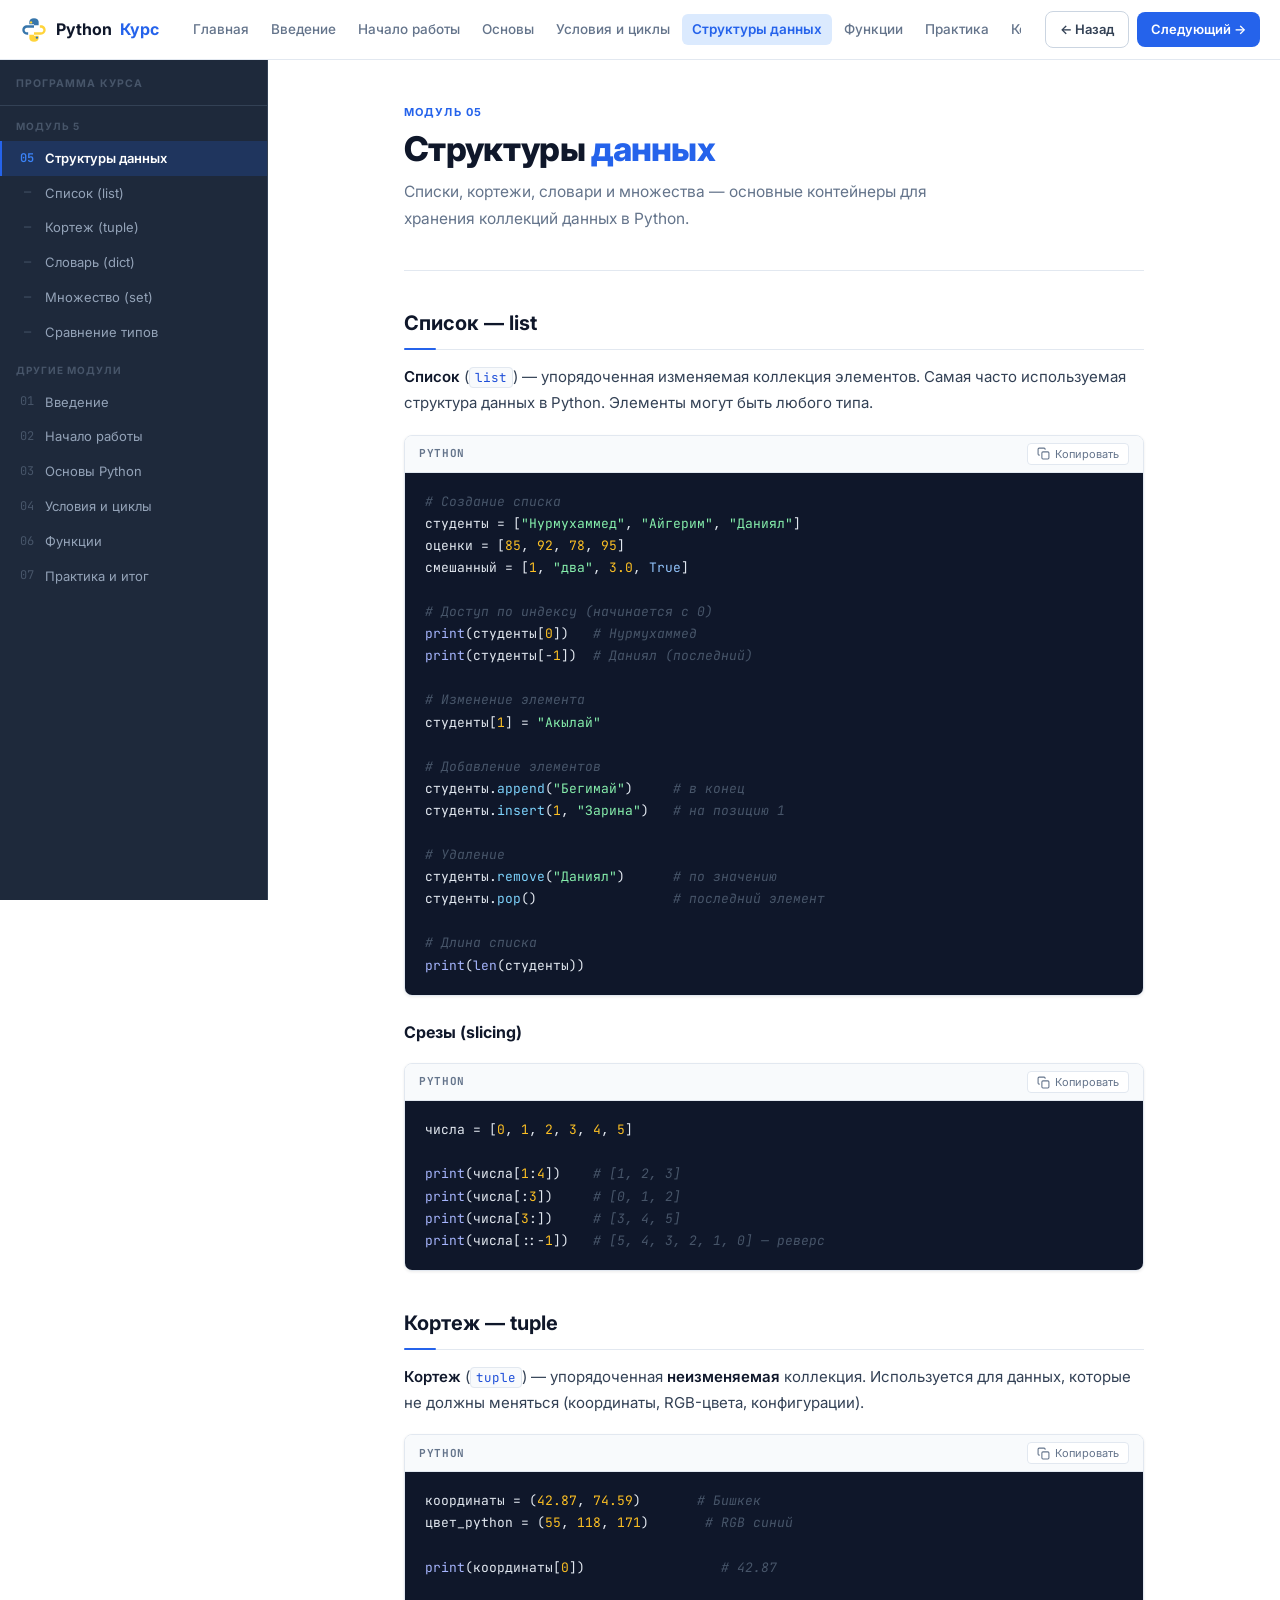
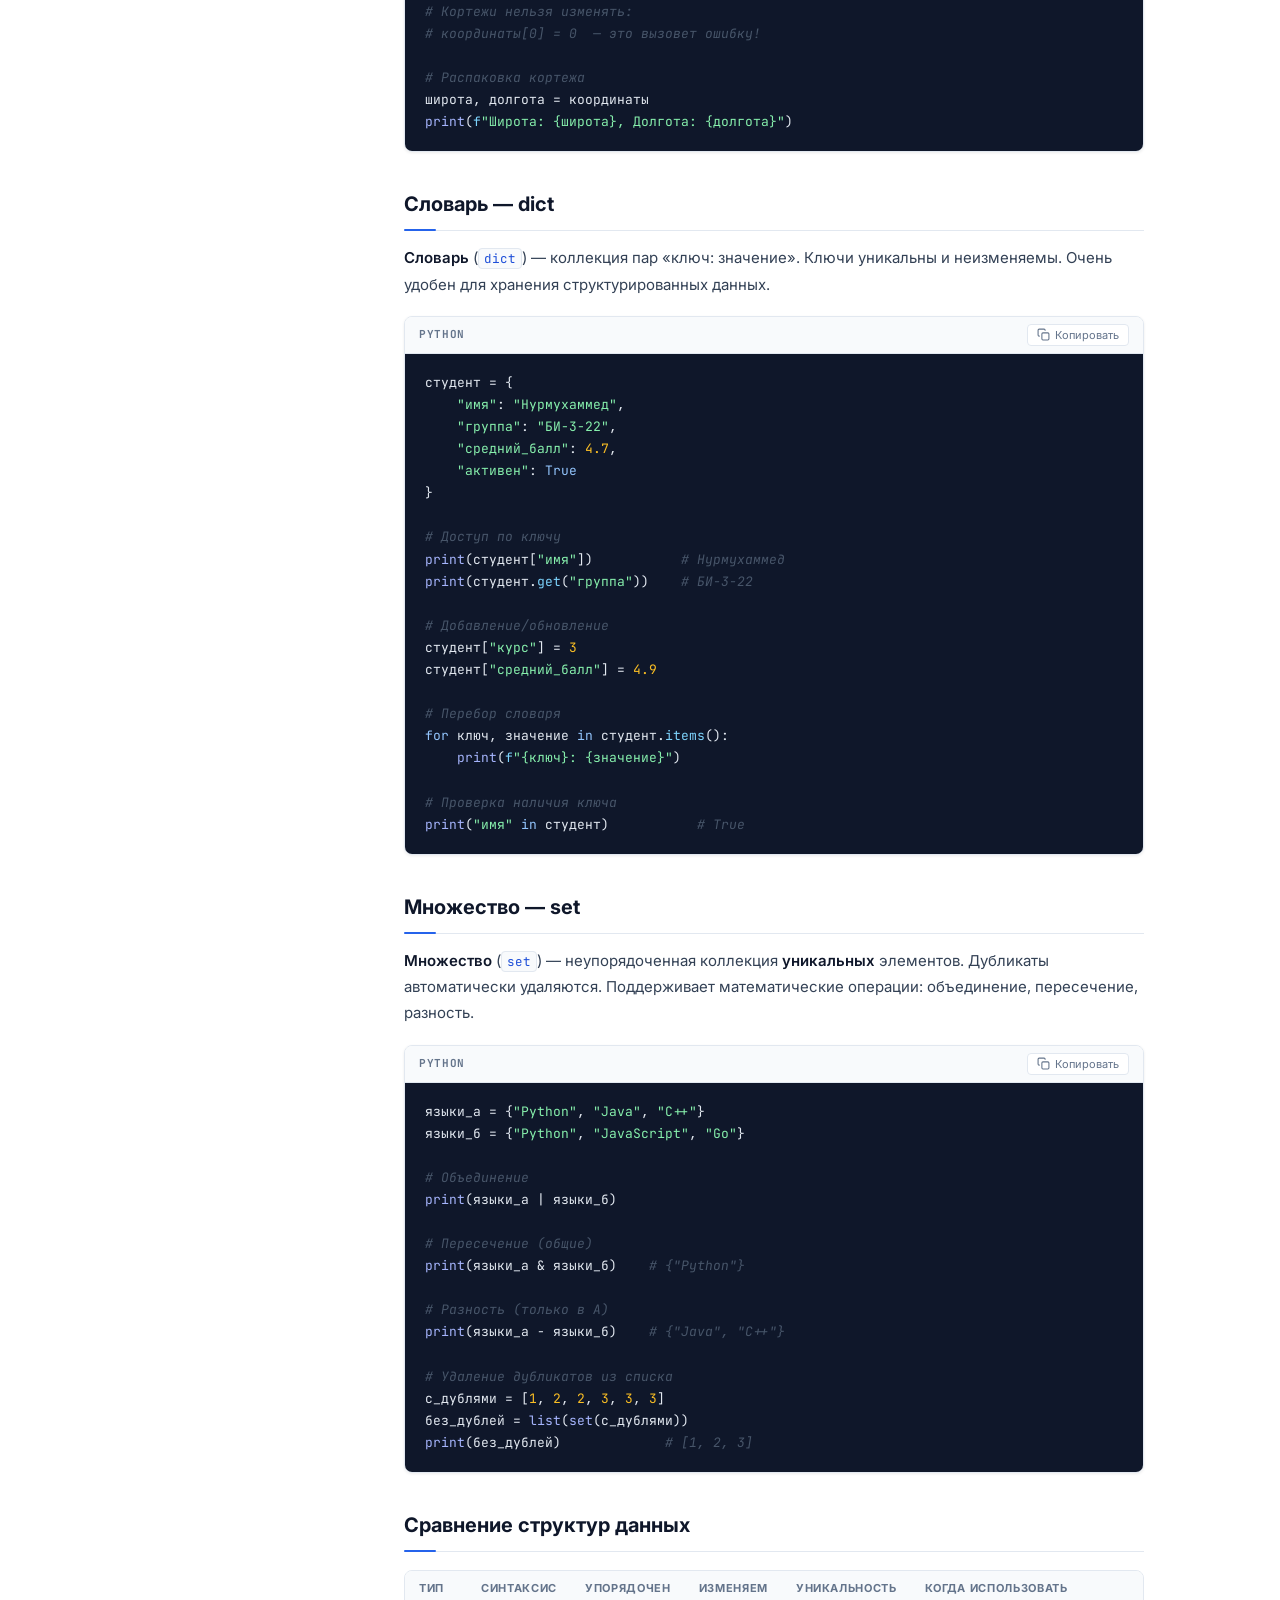
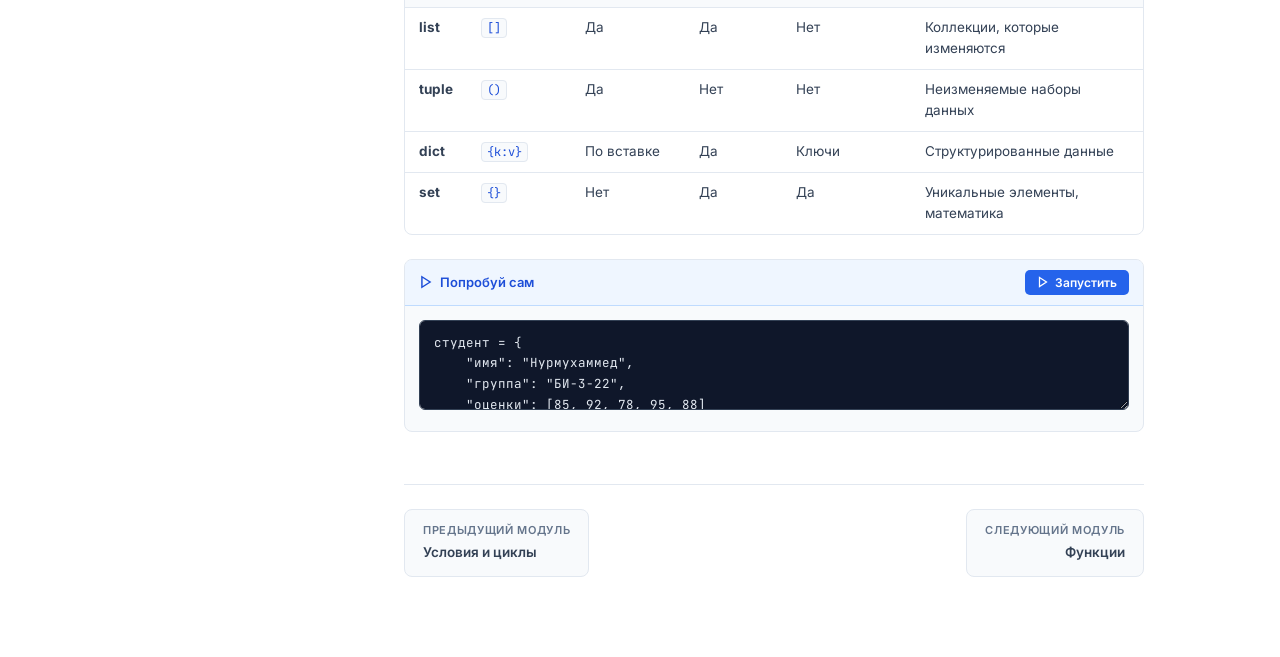
<file: struktury.html>
<!DOCTYPE html>
<html lang="ru">
<head>
  <meta charset="UTF-8">
  <meta name="viewport" content="width=device-width, initial-scale=1.0">
  <title>Структуры данных — Электронный курс Python</title>
  <link rel="stylesheet" href="css/style.css">
</head>
<body>

<nav class="navbar">
  <a href="index.html" class="nav-logo">
    <svg width="28" height="28" viewBox="0 0 24 24" fill="none">
      <path d="M12 2C9.5 2 8 3.5 8 5v2h4v1H6C3.8 8 2 9.8 2 12s1.8 4 4 4h1v-2H6c-1.1 0-2-.9-2-2s.9-2 2-2h6V8h4V5c0-1.5-1.5-3-4-3z" fill="#3776AB"/>
      <path d="M12 22c2.5 0 4-1.5 4-3v-2h-4v-1h6c2.2 0 4-1.8 4-4s-1.8-4-4-4h-1v2h1c1.1 0 2 .9 2 2s-.9 2-2 2h-6v2H8v3c0 1.5 1.5 3 4 3z" fill="#FFD43B"/>
      <circle cx="9.5" cy="5.5" r="1" fill="#FFD43B"/>
      <circle cx="14.5" cy="18.5" r="1" fill="#3776AB"/>
    </svg>
    Python<span>Курс</span>
  </a>
  <div class="nav-links">
    <a href="index.html">Главная</a>
    <a href="vvedenie.html">Введение</a>
    <a href="nachalo.html">Начало работы</a>
    <a href="osnovy.html">Основы</a>
    <a href="usloviya.html">Условия и циклы</a>
    <a href="struktury.html" class="active">Структуры данных</a>
    <a href="funkcii.html">Функции</a>
    <a href="praktika.html">Практика</a>
    <a href="kontakty.html">Контакты</a>
  </div>
  <div class="nav-module-btns">
    <a href="usloviya.html" class="nav-btn-ghost">← Назад</a>
    <a href="funkcii.html" class="nav-btn">Следующий →</a>
  </div>
  <div class="hamburger" id="hamburger"><span></span><span></span><span></span></div>
</nav>

<div class="mobile-menu" id="mobileMenu">
  <a href="index.html">Главная</a>
  <a href="vvedenie.html">Введение в Python</a>
  <a href="nachalo.html">Начало работы</a>
  <a href="osnovy.html">Основы Python</a>
  <a href="usloviya.html">Условия и циклы</a>
  <a href="struktury.html" class="active">Структуры данных</a>
  <a href="funkcii.html">Функции</a>
  <a href="praktika.html">Практика и итог</a>
  <a href="kontakty.html">Контакты</a>
</div>

<div class="course-layout">
  <aside class="sidebar">
    <div class="sidebar-header">Программа курса</div>
    <div class="sidebar-section">
      <div class="sidebar-section-title">Модуль 5</div>
      <a href="struktury.html" class="sidebar-link active"><span class="sidebar-link-icon">05</span> Структуры данных</a>
      <a href="struktury.html#spisok" class="sidebar-link"><span class="sidebar-link-icon">—</span> Список (list)</a>
      <a href="struktury.html#kortezh" class="sidebar-link"><span class="sidebar-link-icon">—</span> Кортеж (tuple)</a>
      <a href="struktury.html#slovar" class="sidebar-link"><span class="sidebar-link-icon">—</span> Словарь (dict)</a>
      <a href="struktury.html#mnozhestvo" class="sidebar-link"><span class="sidebar-link-icon">—</span> Множество (set)</a>
      <a href="struktury.html#sravnenie" class="sidebar-link"><span class="sidebar-link-icon">—</span> Сравнение типов</a>
    </div>
    <div class="sidebar-section">
      <div class="sidebar-section-title">Другие модули</div>
      <a href="vvedenie.html" class="sidebar-link"><span class="sidebar-link-icon">01</span> Введение</a>
      <a href="nachalo.html" class="sidebar-link"><span class="sidebar-link-icon">02</span> Начало работы</a>
      <a href="osnovy.html" class="sidebar-link"><span class="sidebar-link-icon">03</span> Основы Python</a>
      <a href="usloviya.html" class="sidebar-link"><span class="sidebar-link-icon">04</span> Условия и циклы</a>
      <a href="funkcii.html" class="sidebar-link"><span class="sidebar-link-icon">06</span> Функции</a>
      <a href="praktika.html" class="sidebar-link"><span class="sidebar-link-icon">07</span> Практика и итог</a>
    </div>
  </aside>

  <main class="course-main">
    <div class="course-content">

      <div class="page-header">
        <div class="page-label">Модуль 05</div>
        <h1 class="page-title">Структуры <span>данных</span></h1>
        <p class="page-desc">Списки, кортежи, словари и множества — основные контейнеры для хранения коллекций данных в Python.</p>
      </div>

      <h2 class="section-h" id="spisok">Список — list</h2>
      <p>
        <strong>Список</strong> (<code class="inline">list</code>) — упорядоченная изменяемая коллекция элементов.
        Самая часто используемая структура данных в Python. Элементы могут быть любого типа.
      </p>
      <div class="code-block">
        <div class="code-block-header">
          <span class="code-lang">Python</span>
          <button class="copy-btn"><svg width="13" height="13" viewBox="0 0 24 24" fill="none" stroke="currentColor" stroke-width="2"><rect x="9" y="9" width="13" height="13" rx="2"/><path d="M5 15H4a2 2 0 0 1-2-2V4a2 2 0 0 1 2-2h9a2 2 0 0 1 2 2v1"/></svg> Копировать</button>
        </div>
        <pre class="code"><span class="cm"># Создание списка</span>
<span class="var">студенты</span> = [<span class="str">"Нурмухаммед"</span>, <span class="str">"Айгерим"</span>, <span class="str">"Даниял"</span>]
<span class="var">оценки</span> = [<span class="num">85</span>, <span class="num">92</span>, <span class="num">78</span>, <span class="num">95</span>]
<span class="var">смешанный</span> = [<span class="num">1</span>, <span class="str">"два"</span>, <span class="num">3.0</span>, <span class="kw">True</span>]

<span class="cm"># Доступ по индексу (начинается с 0)</span>
<span class="builtin">print</span>(<span class="var">студенты</span>[<span class="num">0</span>])   <span class="cm"># Нурмухаммед</span>
<span class="builtin">print</span>(<span class="var">студенты</span>[-<span class="num">1</span>])  <span class="cm"># Даниял (последний)</span>

<span class="cm"># Изменение элемента</span>
<span class="var">студенты</span>[<span class="num">1</span>] = <span class="str">"Акылай"</span>

<span class="cm"># Добавление элементов</span>
<span class="var">студенты</span>.<span class="fn">append</span>(<span class="str">"Бегимай"</span>)     <span class="cm"># в конец</span>
<span class="var">студенты</span>.<span class="fn">insert</span>(<span class="num">1</span>, <span class="str">"Зарина"</span>)   <span class="cm"># на позицию 1</span>

<span class="cm"># Удаление</span>
<span class="var">студенты</span>.<span class="fn">remove</span>(<span class="str">"Даниял"</span>)      <span class="cm"># по значению</span>
<span class="var">студенты</span>.<span class="fn">pop</span>()                 <span class="cm"># последний элемент</span>

<span class="cm"># Длина списка</span>
<span class="builtin">print</span>(<span class="builtin">len</span>(<span class="var">студенты</span>))</pre>
      </div>

      <h3 class="sub-h">Срезы (slicing)</h3>
      <div class="code-block">
        <div class="code-block-header">
          <span class="code-lang">Python</span>
          <button class="copy-btn"><svg width="13" height="13" viewBox="0 0 24 24" fill="none" stroke="currentColor" stroke-width="2"><rect x="9" y="9" width="13" height="13" rx="2"/><path d="M5 15H4a2 2 0 0 1-2-2V4a2 2 0 0 1 2-2h9a2 2 0 0 1 2 2v1"/></svg> Копировать</button>
        </div>
        <pre class="code"><span class="var">числа</span> = [<span class="num">0</span>, <span class="num">1</span>, <span class="num">2</span>, <span class="num">3</span>, <span class="num">4</span>, <span class="num">5</span>]

<span class="builtin">print</span>(<span class="var">числа</span>[<span class="num">1</span>:<span class="num">4</span>])    <span class="cm"># [1, 2, 3]</span>
<span class="builtin">print</span>(<span class="var">числа</span>[:<span class="num">3</span>])     <span class="cm"># [0, 1, 2]</span>
<span class="builtin">print</span>(<span class="var">числа</span>[<span class="num">3</span>:])     <span class="cm"># [3, 4, 5]</span>
<span class="builtin">print</span>(<span class="var">числа</span>[::-<span class="num">1</span>])   <span class="cm"># [5, 4, 3, 2, 1, 0] — реверс</span></pre>
      </div>

      <h2 class="section-h" id="kortezh">Кортеж — tuple</h2>
      <p>
        <strong>Кортеж</strong> (<code class="inline">tuple</code>) — упорядоченная <strong>неизменяемая</strong> коллекция.
        Используется для данных, которые не должны меняться (координаты, RGB-цвета, конфигурации).
      </p>
      <div class="code-block">
        <div class="code-block-header">
          <span class="code-lang">Python</span>
          <button class="copy-btn"><svg width="13" height="13" viewBox="0 0 24 24" fill="none" stroke="currentColor" stroke-width="2"><rect x="9" y="9" width="13" height="13" rx="2"/><path d="M5 15H4a2 2 0 0 1-2-2V4a2 2 0 0 1 2-2h9a2 2 0 0 1 2 2v1"/></svg> Копировать</button>
        </div>
        <pre class="code"><span class="var">координаты</span> = (<span class="num">42.87</span>, <span class="num">74.59</span>)       <span class="cm"># Бишкек</span>
<span class="var">цвет_python</span> = (<span class="num">55</span>, <span class="num">118</span>, <span class="num">171</span>)       <span class="cm"># RGB синий</span>

<span class="builtin">print</span>(<span class="var">координаты</span>[<span class="num">0</span>])                 <span class="cm"># 42.87</span>

<span class="cm"># Кортежи нельзя изменять:</span>
<span class="cm"># координаты[0] = 0  — это вызовет ошибку!</span>

<span class="cm"># Распаковка кортежа</span>
<span class="var">широта</span>, <span class="var">долгота</span> = <span class="var">координаты</span>
<span class="builtin">print</span>(<span class="fn">f</span><span class="str">"Широта: {широта}, Долгота: {долгота}"</span>)</pre>
      </div>

      <h2 class="section-h" id="slovar">Словарь — dict</h2>
      <p>
        <strong>Словарь</strong> (<code class="inline">dict</code>) — коллекция пар «ключ: значение».
        Ключи уникальны и неизменяемы. Очень удобен для хранения структурированных данных.
      </p>
      <div class="code-block">
        <div class="code-block-header">
          <span class="code-lang">Python</span>
          <button class="copy-btn"><svg width="13" height="13" viewBox="0 0 24 24" fill="none" stroke="currentColor" stroke-width="2"><rect x="9" y="9" width="13" height="13" rx="2"/><path d="M5 15H4a2 2 0 0 1-2-2V4a2 2 0 0 1 2-2h9a2 2 0 0 1 2 2v1"/></svg> Копировать</button>
        </div>
        <pre class="code"><span class="var">студент</span> = {
    <span class="str">"имя"</span>: <span class="str">"Нурмухаммед"</span>,
    <span class="str">"группа"</span>: <span class="str">"БИ-3-22"</span>,
    <span class="str">"средний_балл"</span>: <span class="num">4.7</span>,
    <span class="str">"активен"</span>: <span class="kw">True</span>
}

<span class="cm"># Доступ по ключу</span>
<span class="builtin">print</span>(<span class="var">студент</span>[<span class="str">"имя"</span>])           <span class="cm"># Нурмухаммед</span>
<span class="builtin">print</span>(<span class="var">студент</span>.<span class="fn">get</span>(<span class="str">"группа"</span>))    <span class="cm"># БИ-3-22</span>

<span class="cm"># Добавление/обновление</span>
<span class="var">студент</span>[<span class="str">"курс"</span>] = <span class="num">3</span>
<span class="var">студент</span>[<span class="str">"средний_балл"</span>] = <span class="num">4.9</span>

<span class="cm"># Перебор словаря</span>
<span class="kw">for</span> <span class="var">ключ</span>, <span class="var">значение</span> <span class="kw">in</span> <span class="var">студент</span>.<span class="fn">items</span>():
    <span class="builtin">print</span>(<span class="fn">f</span><span class="str">"{ключ}: {значение}"</span>)

<span class="cm"># Проверка наличия ключа</span>
<span class="builtin">print</span>(<span class="str">"имя"</span> <span class="kw">in</span> <span class="var">студент</span>)           <span class="cm"># True</span></pre>
      </div>

      <h2 class="section-h" id="mnozhestvo">Множество — set</h2>
      <p>
        <strong>Множество</strong> (<code class="inline">set</code>) — неупорядоченная коллекция
        <strong>уникальных</strong> элементов. Дубликаты автоматически удаляются.
        Поддерживает математические операции: объединение, пересечение, разность.
      </p>
      <div class="code-block">
        <div class="code-block-header">
          <span class="code-lang">Python</span>
          <button class="copy-btn"><svg width="13" height="13" viewBox="0 0 24 24" fill="none" stroke="currentColor" stroke-width="2"><rect x="9" y="9" width="13" height="13" rx="2"/><path d="M5 15H4a2 2 0 0 1-2-2V4a2 2 0 0 1 2-2h9a2 2 0 0 1 2 2v1"/></svg> Копировать</button>
        </div>
        <pre class="code"><span class="var">языки_а</span> = {<span class="str">"Python"</span>, <span class="str">"Java"</span>, <span class="str">"C++"</span>}
<span class="var">языки_б</span> = {<span class="str">"Python"</span>, <span class="str">"JavaScript"</span>, <span class="str">"Go"</span>}

<span class="cm"># Объединение</span>
<span class="builtin">print</span>(<span class="var">языки_а</span> | <span class="var">языки_б</span>)

<span class="cm"># Пересечение (общие)</span>
<span class="builtin">print</span>(<span class="var">языки_а</span> & <span class="var">языки_б</span>)    <span class="cm"># {"Python"}</span>

<span class="cm"># Разность (только в А)</span>
<span class="builtin">print</span>(<span class="var">языки_а</span> - <span class="var">языки_б</span>)    <span class="cm"># {"Java", "C++"}</span>

<span class="cm"># Удаление дубликатов из списка</span>
<span class="var">с_дублями</span> = [<span class="num">1</span>, <span class="num">2</span>, <span class="num">2</span>, <span class="num">3</span>, <span class="num">3</span>, <span class="num">3</span>]
<span class="var">без_дублей</span> = <span class="builtin">list</span>(<span class="builtin">set</span>(<span class="var">с_дублями</span>))
<span class="builtin">print</span>(<span class="var">без_дублей</span>)             <span class="cm"># [1, 2, 3]</span></pre>
      </div>

      <h2 class="section-h" id="sravnenie">Сравнение структур данных</h2>

      <div class="table-wrap">
        <table class="data-table">
          <thead>
            <tr><th>Тип</th><th>Синтаксис</th><th>Упорядочен</th><th>Изменяем</th><th>Уникальность</th><th>Когда использовать</th></tr>
          </thead>
          <tbody>
            <tr><td><strong>list</strong></td><td><code class="inline">[]</code></td><td>Да</td><td>Да</td><td>Нет</td><td>Коллекции, которые изменяются</td></tr>
            <tr><td><strong>tuple</strong></td><td><code class="inline">()</code></td><td>Да</td><td>Нет</td><td>Нет</td><td>Неизменяемые наборы данных</td></tr>
            <tr><td><strong>dict</strong></td><td><code class="inline">{k:v}</code></td><td>По вставке</td><td>Да</td><td>Ключи</td><td>Структурированные данные</td></tr>
            <tr><td><strong>set</strong></td><td><code class="inline">{}</code></td><td>Нет</td><td>Да</td><td>Да</td><td>Уникальные элементы, математика</td></tr>
          </tbody>
        </table>
      </div>

      <div class="try-block">
        <div class="try-header">
          <div class="try-title">
            <svg width="14" height="14" viewBox="0 0 24 24" fill="none" stroke="currentColor" stroke-width="2.5"><polygon points="5 3 19 12 5 21 5 3"/></svg>
            Попробуй сам
          </div>
          <button class="try-run-btn">
            <svg width="12" height="12" viewBox="0 0 24 24" fill="none" stroke="currentColor" stroke-width="2.5"><polygon points="5 3 19 12 5 21 5 3"/></svg>
            Запустить
          </button>
        </div>
        <div class="try-editor">
          <textarea>студент = {
    "имя": "Нурмухаммед",
    "группа": "БИ-3-22",
    "оценки": [85, 92, 78, 95, 88]
}

средний = sum(студент["оценки"]) / len(студент["оценки"])
print(f"Студент: {студент['имя']}")
print(f"Средний балл: {средний:.1f}")</textarea>
        </div>
        <div class="try-output">
          <div class="try-output-label">Вывод</div>
          <div class="try-output-box"></div>
        </div>
      </div>

      <div class="page-nav">
        <a href="usloviya.html" class="page-nav-btn">
          <span class="page-nav-label">Предыдущий модуль</span>
          <span class="page-nav-title">Условия и циклы</span>
        </a>
        <a href="funkcii.html" class="page-nav-btn next">
          <span class="page-nav-label">Следующий модуль</span>
          <span class="page-nav-title">Функции</span>
        </a>
      </div>

    </div>
  </main>
</div>

<script src="js/main.js"></script>
</body>
</html>
</file>
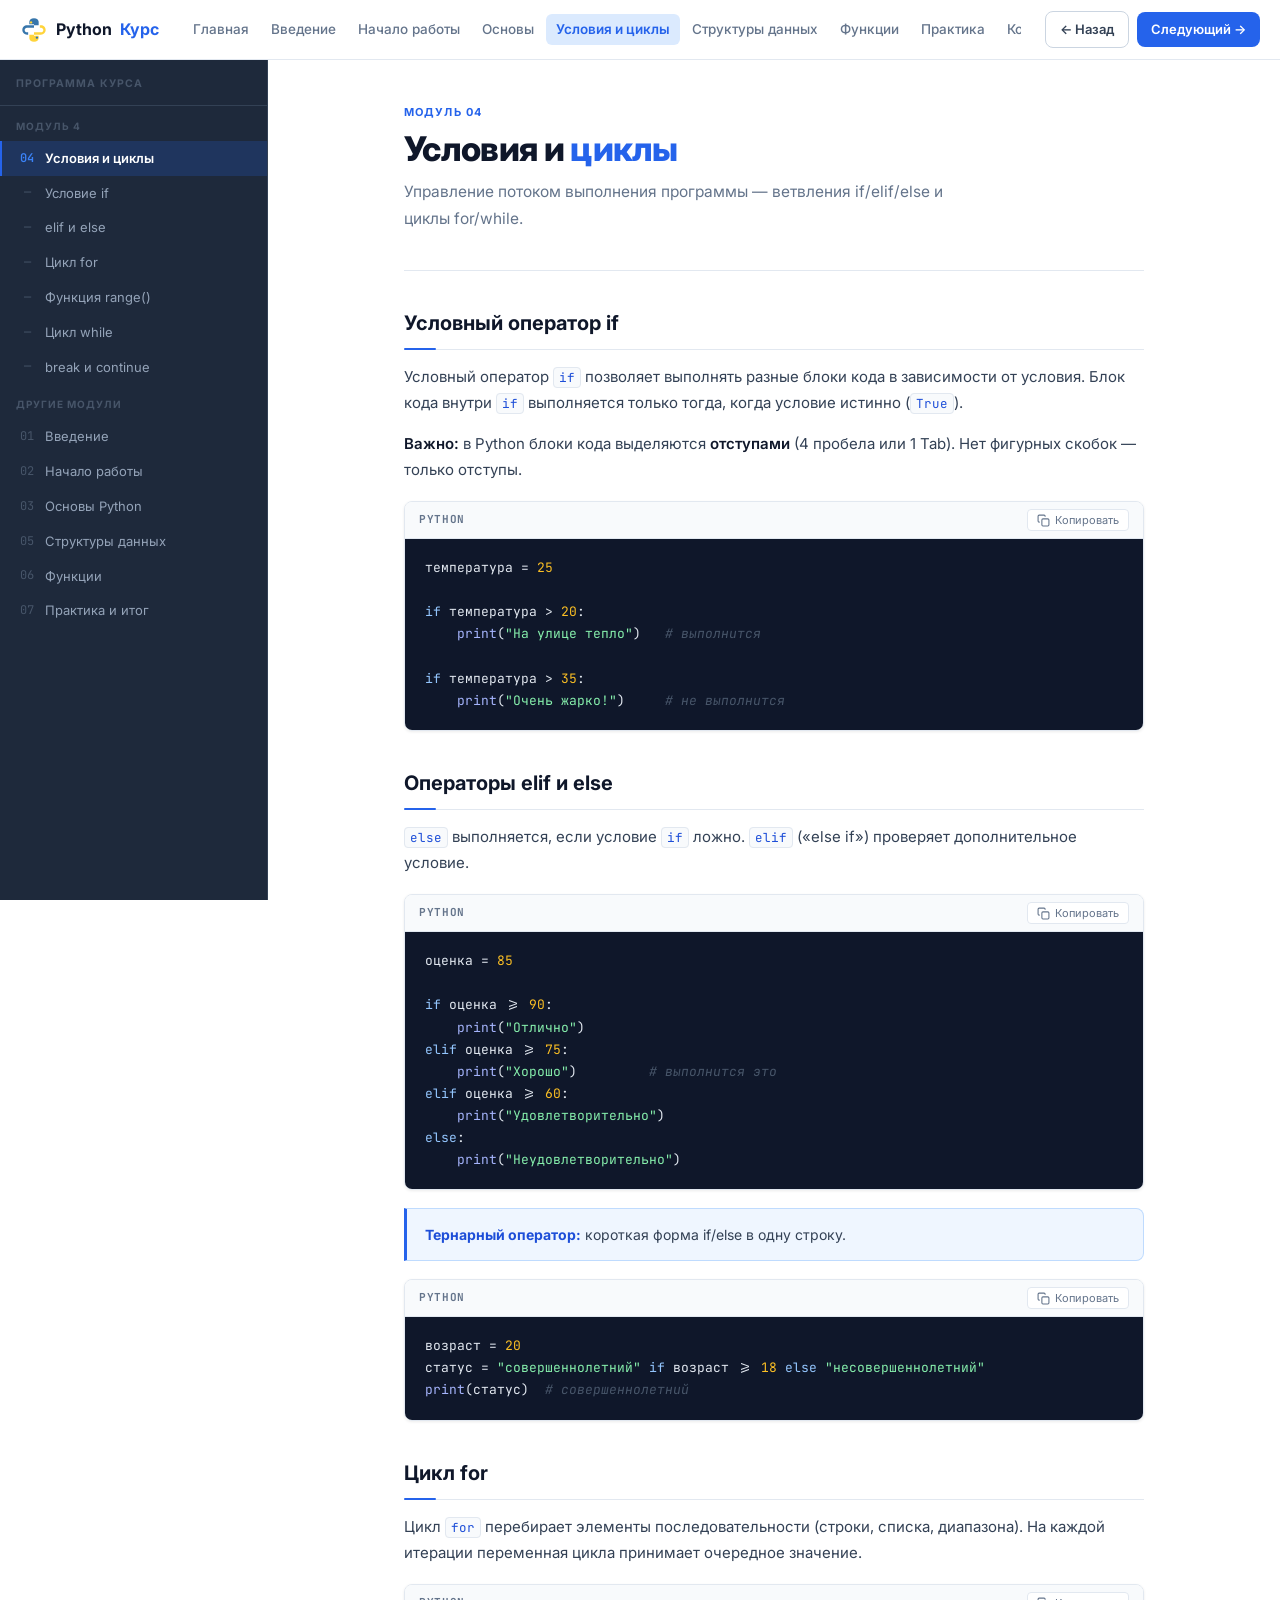
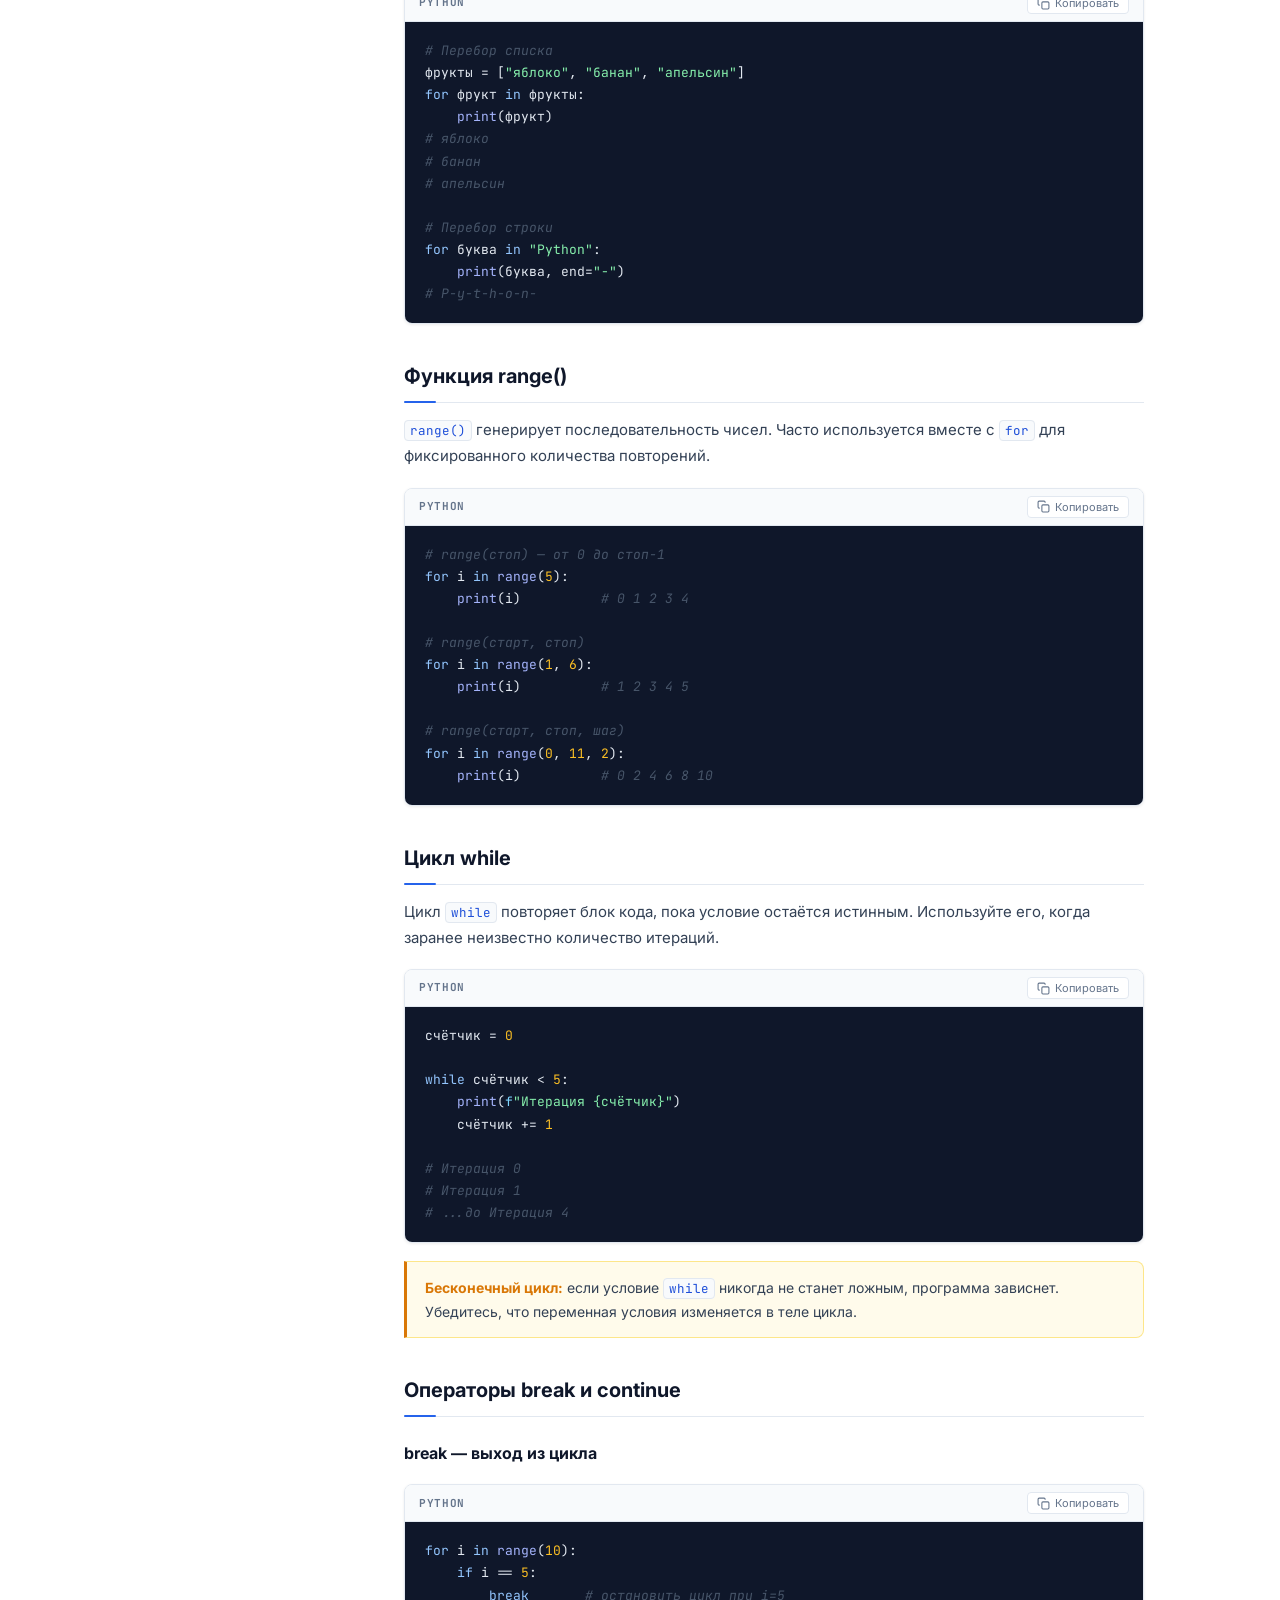
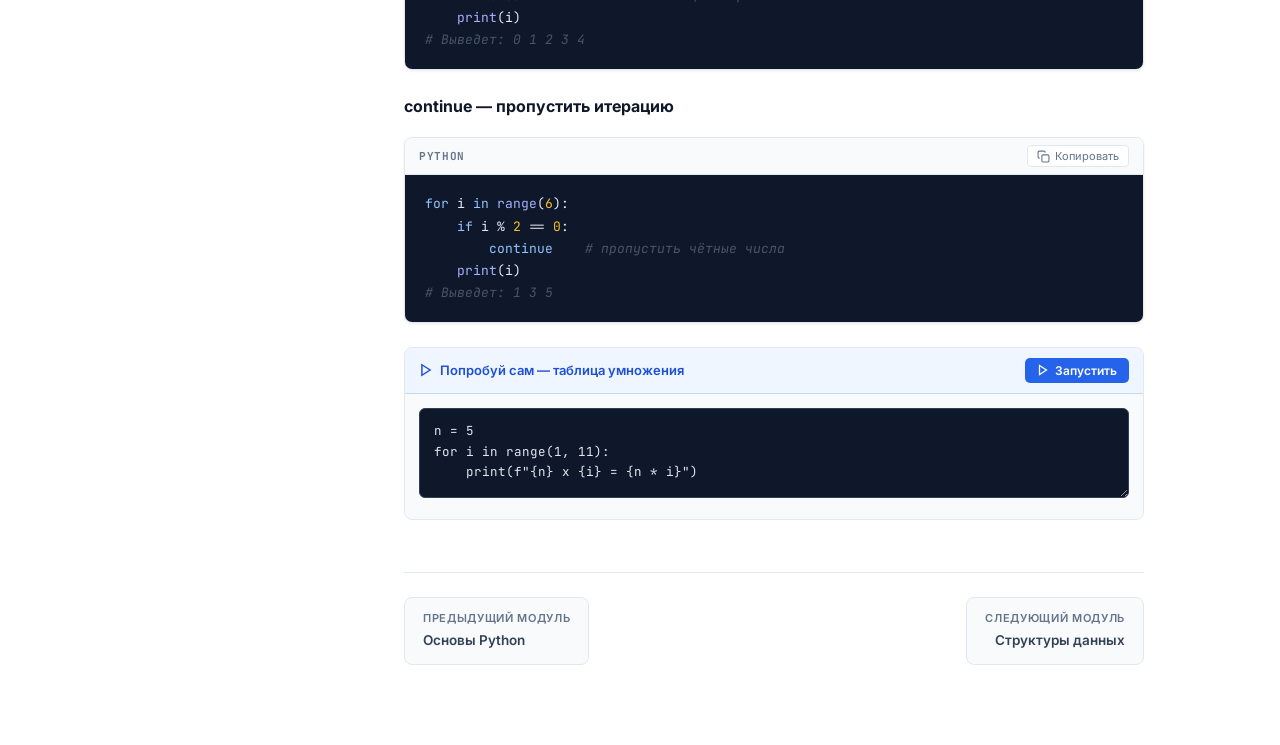
<file: usloviya.html>
<!DOCTYPE html>
<html lang="ru">
<head>
  <meta charset="UTF-8">
  <meta name="viewport" content="width=device-width, initial-scale=1.0">
  <title>Условия и циклы — Электронный курс Python</title>
  <link rel="stylesheet" href="css/style.css">
</head>
<body>

<nav class="navbar">
  <a href="index.html" class="nav-logo">
    <svg width="28" height="28" viewBox="0 0 24 24" fill="none">
      <path d="M12 2C9.5 2 8 3.5 8 5v2h4v1H6C3.8 8 2 9.8 2 12s1.8 4 4 4h1v-2H6c-1.1 0-2-.9-2-2s.9-2 2-2h6V8h4V5c0-1.5-1.5-3-4-3z" fill="#3776AB"/>
      <path d="M12 22c2.5 0 4-1.5 4-3v-2h-4v-1h6c2.2 0 4-1.8 4-4s-1.8-4-4-4h-1v2h1c1.1 0 2 .9 2 2s-.9 2-2 2h-6v2H8v3c0 1.5 1.5 3 4 3z" fill="#FFD43B"/>
      <circle cx="9.5" cy="5.5" r="1" fill="#FFD43B"/>
      <circle cx="14.5" cy="18.5" r="1" fill="#3776AB"/>
    </svg>
    Python<span>Курс</span>
  </a>
  <div class="nav-links">
    <a href="index.html">Главная</a>
    <a href="vvedenie.html">Введение</a>
    <a href="nachalo.html">Начало работы</a>
    <a href="osnovy.html">Основы</a>
    <a href="usloviya.html" class="active">Условия и циклы</a>
    <a href="struktury.html">Структуры данных</a>
    <a href="funkcii.html">Функции</a>
    <a href="praktika.html">Практика</a>
    <a href="kontakty.html">Контакты</a>
  </div>
  <div class="nav-module-btns">
    <a href="osnovy.html" class="nav-btn-ghost">← Назад</a>
    <a href="struktury.html" class="nav-btn">Следующий →</a>
  </div>
  <div class="hamburger" id="hamburger"><span></span><span></span><span></span></div>
</nav>

<div class="mobile-menu" id="mobileMenu">
  <a href="index.html">Главная</a>
  <a href="vvedenie.html">Введение в Python</a>
  <a href="nachalo.html">Начало работы</a>
  <a href="osnovy.html">Основы Python</a>
  <a href="usloviya.html" class="active">Условия и циклы</a>
  <a href="struktury.html">Структуры данных</a>
  <a href="funkcii.html">Функции</a>
  <a href="praktika.html">Практика и итог</a>
  <a href="kontakty.html">Контакты</a>
</div>

<div class="course-layout">
  <aside class="sidebar">
    <div class="sidebar-header">Программа курса</div>
    <div class="sidebar-section">
      <div class="sidebar-section-title">Модуль 4</div>
      <a href="usloviya.html" class="sidebar-link active"><span class="sidebar-link-icon">04</span> Условия и циклы</a>
      <a href="usloviya.html#if" class="sidebar-link"><span class="sidebar-link-icon">—</span> Условие if</a>
      <a href="usloviya.html#elif-else" class="sidebar-link"><span class="sidebar-link-icon">—</span> elif и else</a>
      <a href="usloviya.html#for" class="sidebar-link"><span class="sidebar-link-icon">—</span> Цикл for</a>
      <a href="usloviya.html#range" class="sidebar-link"><span class="sidebar-link-icon">—</span> Функция range()</a>
      <a href="usloviya.html#while" class="sidebar-link"><span class="sidebar-link-icon">—</span> Цикл while</a>
      <a href="usloviya.html#break-continue" class="sidebar-link"><span class="sidebar-link-icon">—</span> break и continue</a>
    </div>
    <div class="sidebar-section">
      <div class="sidebar-section-title">Другие модули</div>
      <a href="vvedenie.html" class="sidebar-link"><span class="sidebar-link-icon">01</span> Введение</a>
      <a href="nachalo.html" class="sidebar-link"><span class="sidebar-link-icon">02</span> Начало работы</a>
      <a href="osnovy.html" class="sidebar-link"><span class="sidebar-link-icon">03</span> Основы Python</a>
      <a href="struktury.html" class="sidebar-link"><span class="sidebar-link-icon">05</span> Структуры данных</a>
      <a href="funkcii.html" class="sidebar-link"><span class="sidebar-link-icon">06</span> Функции</a>
      <a href="praktika.html" class="sidebar-link"><span class="sidebar-link-icon">07</span> Практика и итог</a>
    </div>
  </aside>

  <main class="course-main">
    <div class="course-content">

      <div class="page-header">
        <div class="page-label">Модуль 04</div>
        <h1 class="page-title">Условия и <span>циклы</span></h1>
        <p class="page-desc">Управление потоком выполнения программы — ветвления if/elif/else и циклы for/while.</p>
      </div>

      <h2 class="section-h" id="if">Условный оператор if</h2>
      <p>
        Условный оператор <code class="inline">if</code> позволяет выполнять разные блоки кода
        в зависимости от условия. Блок кода внутри <code class="inline">if</code> выполняется только
        тогда, когда условие истинно (<code class="inline">True</code>).
      </p>
      <p>
        <strong>Важно:</strong> в Python блоки кода выделяются <strong>отступами</strong> (4 пробела или 1 Tab).
        Нет фигурных скобок — только отступы.
      </p>
      <div class="code-block">
        <div class="code-block-header">
          <span class="code-lang">Python</span>
          <button class="copy-btn"><svg width="13" height="13" viewBox="0 0 24 24" fill="none" stroke="currentColor" stroke-width="2"><rect x="9" y="9" width="13" height="13" rx="2"/><path d="M5 15H4a2 2 0 0 1-2-2V4a2 2 0 0 1 2-2h9a2 2 0 0 1 2 2v1"/></svg> Копировать</button>
        </div>
        <pre class="code"><span class="var">температура</span> = <span class="num">25</span>

<span class="kw">if</span> <span class="var">температура</span> > <span class="num">20</span>:
    <span class="builtin">print</span>(<span class="str">"На улице тепло"</span>)   <span class="cm"># выполнится</span>

<span class="kw">if</span> <span class="var">температура</span> > <span class="num">35</span>:
    <span class="builtin">print</span>(<span class="str">"Очень жарко!"</span>)     <span class="cm"># не выполнится</span></pre>
      </div>

      <h2 class="section-h" id="elif-else">Операторы elif и else</h2>
      <p>
        <code class="inline">else</code> выполняется, если условие <code class="inline">if</code> ложно.
        <code class="inline">elif</code> («else if») проверяет дополнительное условие.
      </p>
      <div class="code-block">
        <div class="code-block-header">
          <span class="code-lang">Python</span>
          <button class="copy-btn"><svg width="13" height="13" viewBox="0 0 24 24" fill="none" stroke="currentColor" stroke-width="2"><rect x="9" y="9" width="13" height="13" rx="2"/><path d="M5 15H4a2 2 0 0 1-2-2V4a2 2 0 0 1 2-2h9a2 2 0 0 1 2 2v1"/></svg> Копировать</button>
        </div>
        <pre class="code"><span class="var">оценка</span> = <span class="num">85</span>

<span class="kw">if</span> <span class="var">оценка</span> >= <span class="num">90</span>:
    <span class="builtin">print</span>(<span class="str">"Отлично"</span>)
<span class="kw">elif</span> <span class="var">оценка</span> >= <span class="num">75</span>:
    <span class="builtin">print</span>(<span class="str">"Хорошо"</span>)         <span class="cm"># выполнится это</span>
<span class="kw">elif</span> <span class="var">оценка</span> >= <span class="num">60</span>:
    <span class="builtin">print</span>(<span class="str">"Удовлетворительно"</span>)
<span class="kw">else</span>:
    <span class="builtin">print</span>(<span class="str">"Неудовлетворительно"</span>)</pre>
      </div>

      <div class="info-box">
        <strong>Тернарный оператор:</strong> короткая форма if/else в одну строку.
      </div>
      <div class="code-block">
        <div class="code-block-header">
          <span class="code-lang">Python</span>
          <button class="copy-btn"><svg width="13" height="13" viewBox="0 0 24 24" fill="none" stroke="currentColor" stroke-width="2"><rect x="9" y="9" width="13" height="13" rx="2"/><path d="M5 15H4a2 2 0 0 1-2-2V4a2 2 0 0 1 2-2h9a2 2 0 0 1 2 2v1"/></svg> Копировать</button>
        </div>
        <pre class="code"><span class="var">возраст</span> = <span class="num">20</span>
<span class="var">статус</span> = <span class="str">"совершеннолетний"</span> <span class="kw">if</span> <span class="var">возраст</span> >= <span class="num">18</span> <span class="kw">else</span> <span class="str">"несовершеннолетний"</span>
<span class="builtin">print</span>(<span class="var">статус</span>)  <span class="cm"># совершеннолетний</span></pre>
      </div>

      <h2 class="section-h" id="for">Цикл for</h2>
      <p>
        Цикл <code class="inline">for</code> перебирает элементы последовательности (строки, списка, диапазона).
        На каждой итерации переменная цикла принимает очередное значение.
      </p>
      <div class="code-block">
        <div class="code-block-header">
          <span class="code-lang">Python</span>
          <button class="copy-btn"><svg width="13" height="13" viewBox="0 0 24 24" fill="none" stroke="currentColor" stroke-width="2"><rect x="9" y="9" width="13" height="13" rx="2"/><path d="M5 15H4a2 2 0 0 1-2-2V4a2 2 0 0 1 2-2h9a2 2 0 0 1 2 2v1"/></svg> Копировать</button>
        </div>
        <pre class="code"><span class="cm"># Перебор списка</span>
<span class="var">фрукты</span> = [<span class="str">"яблоко"</span>, <span class="str">"банан"</span>, <span class="str">"апельсин"</span>]
<span class="kw">for</span> <span class="var">фрукт</span> <span class="kw">in</span> <span class="var">фрукты</span>:
    <span class="builtin">print</span>(<span class="var">фрукт</span>)
<span class="cm"># яблоко</span>
<span class="cm"># банан</span>
<span class="cm"># апельсин</span>

<span class="cm"># Перебор строки</span>
<span class="kw">for</span> <span class="var">буква</span> <span class="kw">in</span> <span class="str">"Python"</span>:
    <span class="builtin">print</span>(<span class="var">буква</span>, end=<span class="str">"-"</span>)
<span class="cm"># P-y-t-h-o-n-</span></pre>
      </div>

      <h2 class="section-h" id="range">Функция range()</h2>
      <p>
        <code class="inline">range()</code> генерирует последовательность чисел. Часто используется
        вместе с <code class="inline">for</code> для фиксированного количества повторений.
      </p>
      <div class="code-block">
        <div class="code-block-header">
          <span class="code-lang">Python</span>
          <button class="copy-btn"><svg width="13" height="13" viewBox="0 0 24 24" fill="none" stroke="currentColor" stroke-width="2"><rect x="9" y="9" width="13" height="13" rx="2"/><path d="M5 15H4a2 2 0 0 1-2-2V4a2 2 0 0 1 2-2h9a2 2 0 0 1 2 2v1"/></svg> Копировать</button>
        </div>
        <pre class="code"><span class="cm"># range(стоп) — от 0 до стоп-1</span>
<span class="kw">for</span> <span class="var">i</span> <span class="kw">in</span> <span class="builtin">range</span>(<span class="num">5</span>):
    <span class="builtin">print</span>(<span class="var">i</span>)          <span class="cm"># 0 1 2 3 4</span>

<span class="cm"># range(старт, стоп)</span>
<span class="kw">for</span> <span class="var">i</span> <span class="kw">in</span> <span class="builtin">range</span>(<span class="num">1</span>, <span class="num">6</span>):
    <span class="builtin">print</span>(<span class="var">i</span>)          <span class="cm"># 1 2 3 4 5</span>

<span class="cm"># range(старт, стоп, шаг)</span>
<span class="kw">for</span> <span class="var">i</span> <span class="kw">in</span> <span class="builtin">range</span>(<span class="num">0</span>, <span class="num">11</span>, <span class="num">2</span>):
    <span class="builtin">print</span>(<span class="var">i</span>)          <span class="cm"># 0 2 4 6 8 10</span></pre>
      </div>

      <h2 class="section-h" id="while">Цикл while</h2>
      <p>
        Цикл <code class="inline">while</code> повторяет блок кода, пока условие остаётся истинным.
        Используйте его, когда заранее неизвестно количество итераций.
      </p>
      <div class="code-block">
        <div class="code-block-header">
          <span class="code-lang">Python</span>
          <button class="copy-btn"><svg width="13" height="13" viewBox="0 0 24 24" fill="none" stroke="currentColor" stroke-width="2"><rect x="9" y="9" width="13" height="13" rx="2"/><path d="M5 15H4a2 2 0 0 1-2-2V4a2 2 0 0 1 2-2h9a2 2 0 0 1 2 2v1"/></svg> Копировать</button>
        </div>
        <pre class="code"><span class="var">счётчик</span> = <span class="num">0</span>

<span class="kw">while</span> <span class="var">счётчик</span> < <span class="num">5</span>:
    <span class="builtin">print</span>(<span class="fn">f</span><span class="str">"Итерация {счётчик}"</span>)
    <span class="var">счётчик</span> += <span class="num">1</span>

<span class="cm"># Итерация 0</span>
<span class="cm"># Итерация 1</span>
<span class="cm"># ...до Итерация 4</span></pre>
      </div>

      <div class="warn-box">
        <strong>Бесконечный цикл:</strong> если условие <code class="inline">while</code> никогда не станет ложным,
        программа зависнет. Убедитесь, что переменная условия изменяется в теле цикла.
      </div>

      <h2 class="section-h" id="break-continue">Операторы break и continue</h2>

      <h3 class="sub-h">break — выход из цикла</h3>
      <div class="code-block">
        <div class="code-block-header">
          <span class="code-lang">Python</span>
          <button class="copy-btn"><svg width="13" height="13" viewBox="0 0 24 24" fill="none" stroke="currentColor" stroke-width="2"><rect x="9" y="9" width="13" height="13" rx="2"/><path d="M5 15H4a2 2 0 0 1-2-2V4a2 2 0 0 1 2-2h9a2 2 0 0 1 2 2v1"/></svg> Копировать</button>
        </div>
        <pre class="code"><span class="kw">for</span> <span class="var">i</span> <span class="kw">in</span> <span class="builtin">range</span>(<span class="num">10</span>):
    <span class="kw">if</span> <span class="var">i</span> == <span class="num">5</span>:
        <span class="kw">break</span>       <span class="cm"># остановить цикл при i=5</span>
    <span class="builtin">print</span>(<span class="var">i</span>)
<span class="cm"># Выведет: 0 1 2 3 4</span></pre>
      </div>

      <h3 class="sub-h">continue — пропустить итерацию</h3>
      <div class="code-block">
        <div class="code-block-header">
          <span class="code-lang">Python</span>
          <button class="copy-btn"><svg width="13" height="13" viewBox="0 0 24 24" fill="none" stroke="currentColor" stroke-width="2"><rect x="9" y="9" width="13" height="13" rx="2"/><path d="M5 15H4a2 2 0 0 1-2-2V4a2 2 0 0 1 2-2h9a2 2 0 0 1 2 2v1"/></svg> Копировать</button>
        </div>
        <pre class="code"><span class="kw">for</span> <span class="var">i</span> <span class="kw">in</span> <span class="builtin">range</span>(<span class="num">6</span>):
    <span class="kw">if</span> <span class="var">i</span> % <span class="num">2</span> == <span class="num">0</span>:
        <span class="kw">continue</span>    <span class="cm"># пропустить чётные числа</span>
    <span class="builtin">print</span>(<span class="var">i</span>)
<span class="cm"># Выведет: 1 3 5</span></pre>
      </div>

      <div class="try-block">
        <div class="try-header">
          <div class="try-title">
            <svg width="14" height="14" viewBox="0 0 24 24" fill="none" stroke="currentColor" stroke-width="2.5"><polygon points="5 3 19 12 5 21 5 3"/></svg>
            Попробуй сам — таблица умножения
          </div>
          <button class="try-run-btn">
            <svg width="12" height="12" viewBox="0 0 24 24" fill="none" stroke="currentColor" stroke-width="2.5"><polygon points="5 3 19 12 5 21 5 3"/></svg>
            Запустить
          </button>
        </div>
        <div class="try-editor">
          <textarea>n = 5
for i in range(1, 11):
    print(f"{n} x {i} = {n * i}")</textarea>
        </div>
        <div class="try-output">
          <div class="try-output-label">Вывод</div>
          <div class="try-output-box"></div>
        </div>
      </div>

      <div class="page-nav">
        <a href="osnovy.html" class="page-nav-btn">
          <span class="page-nav-label">Предыдущий модуль</span>
          <span class="page-nav-title">Основы Python</span>
        </a>
        <a href="struktury.html" class="page-nav-btn next">
          <span class="page-nav-label">Следующий модуль</span>
          <span class="page-nav-title">Структуры данных</span>
        </a>
      </div>

    </div>
  </main>
</div>

<script src="js/main.js"></script>
</body>
</html>
</file>
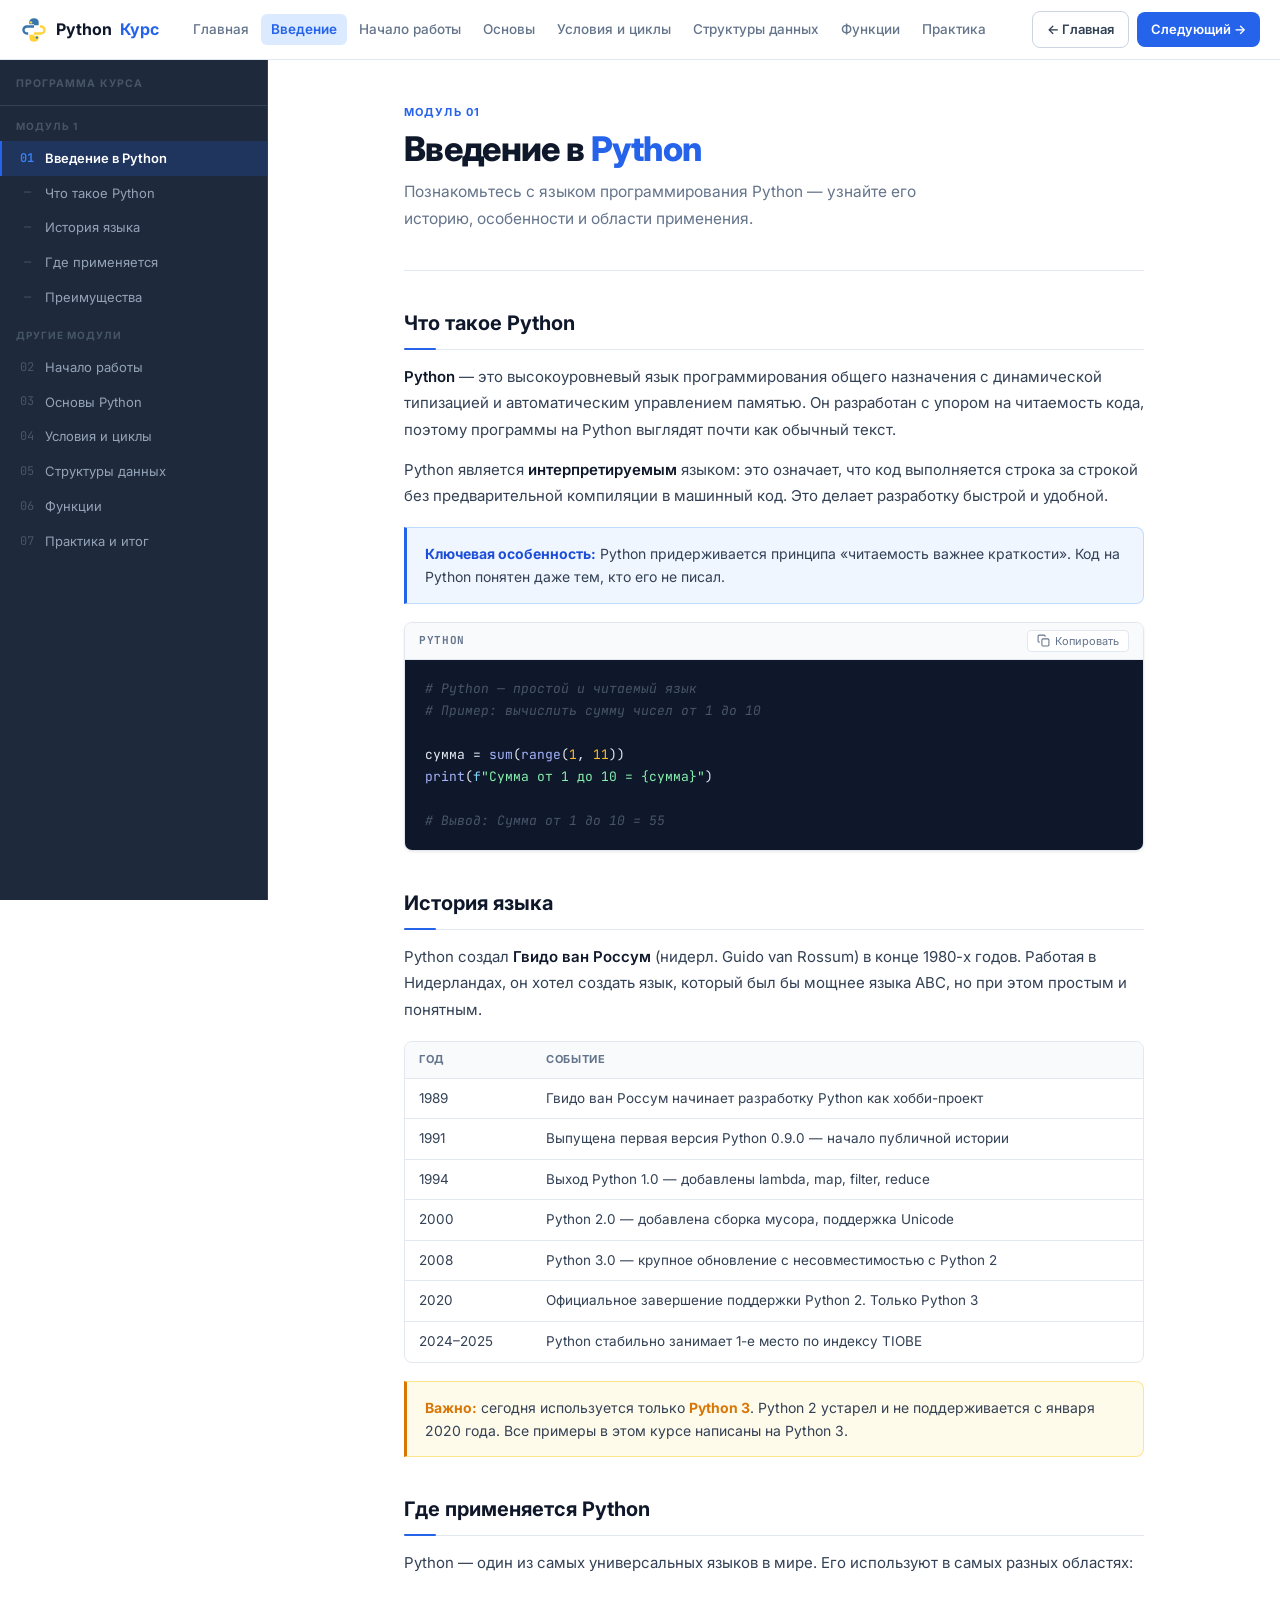
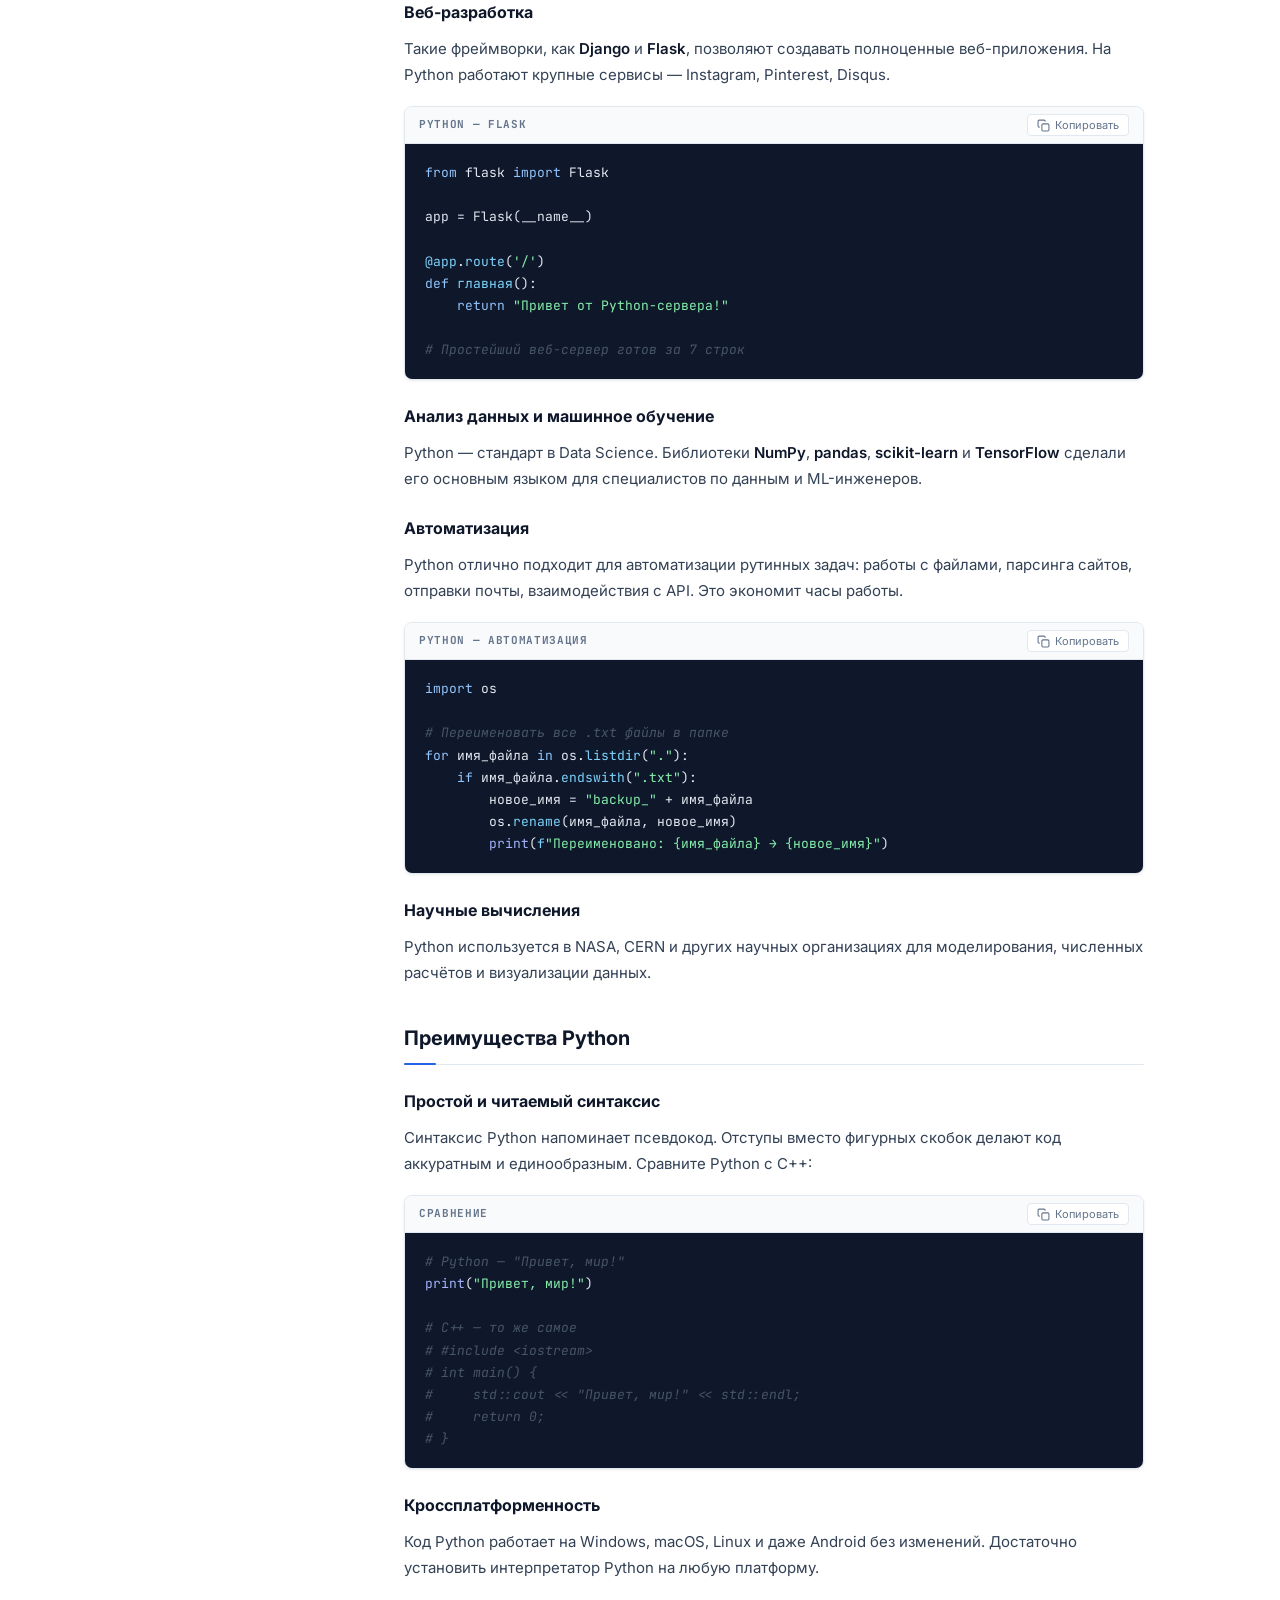
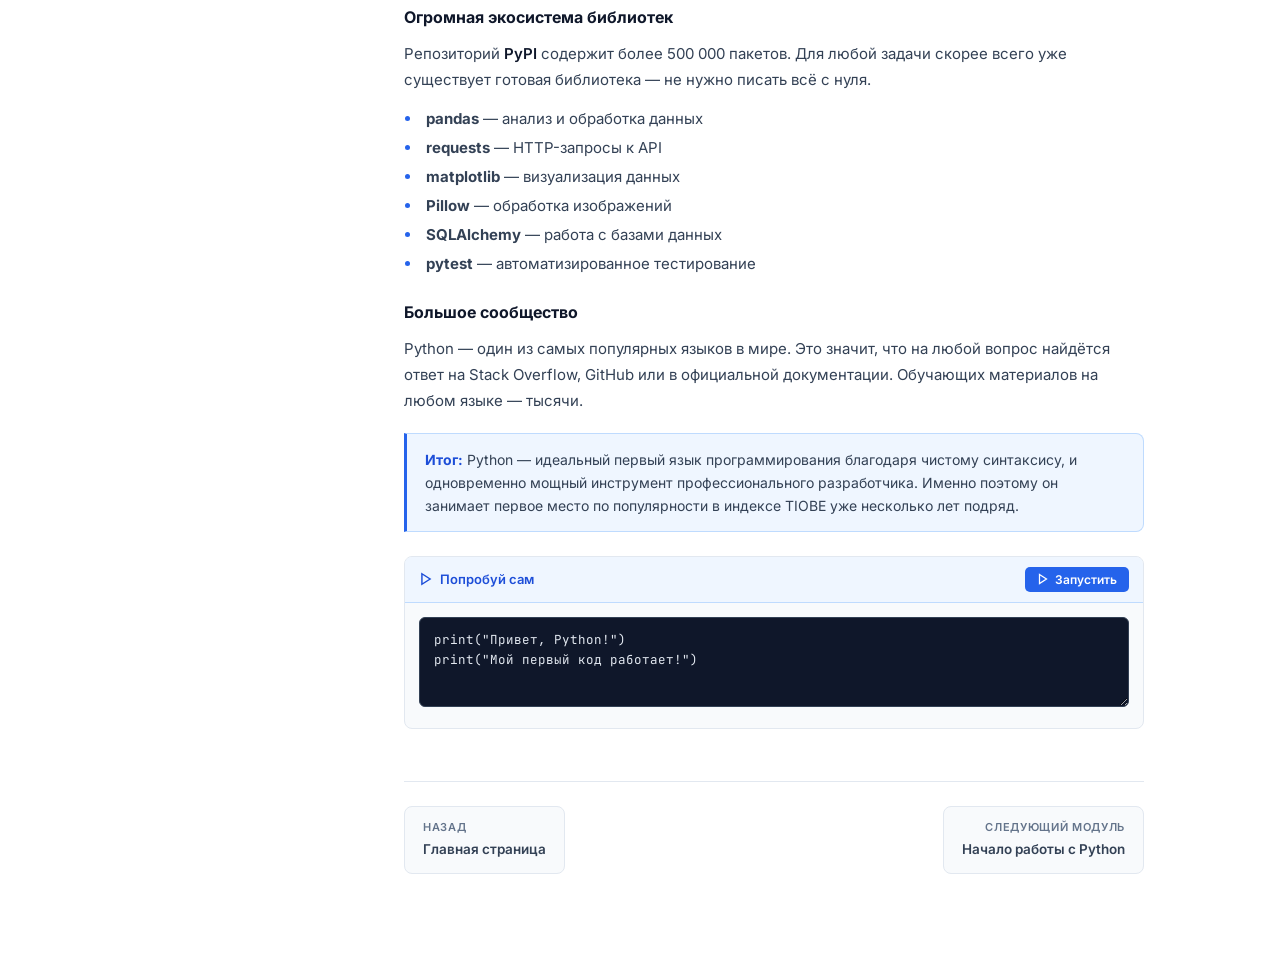
<file: vvedenie.html>
<!DOCTYPE html>
<html lang="ru">
<head>
  <meta charset="UTF-8">
  <meta name="viewport" content="width=device-width, initial-scale=1.0">
  <title>Введение в Python — Электронный курс</title>
  <link rel="stylesheet" href="css/style.css">
</head>
<body>

<nav class="navbar">
  <a href="index.html" class="nav-logo">
    <svg width="28" height="28" viewBox="0 0 24 24" fill="none">
      <path d="M12 2C9.5 2 8 3.5 8 5v2h4v1H6C3.8 8 2 9.8 2 12s1.8 4 4 4h1v-2H6c-1.1 0-2-.9-2-2s.9-2 2-2h6V8h4V5c0-1.5-1.5-3-4-3z" fill="#3776AB"/>
      <path d="M12 22c2.5 0 4-1.5 4-3v-2h-4v-1h6c2.2 0 4-1.8 4-4s-1.8-4-4-4h-1v2h1c1.1 0 2 .9 2 2s-.9 2-2 2h-6v2H8v3c0 1.5 1.5 3 4 3z" fill="#FFD43B"/>
      <circle cx="9.5" cy="5.5" r="1" fill="#FFD43B"/>
      <circle cx="14.5" cy="18.5" r="1" fill="#3776AB"/>
    </svg>
    Python<span>Курс</span>
  </a>
  <div class="nav-links">
    <a href="index.html">Главная</a>
    <a href="vvedenie.html" class="active">Введение</a>
    <a href="nachalo.html">Начало работы</a>
    <a href="osnovy.html">Основы</a>
    <a href="usloviya.html">Условия и циклы</a>
    <a href="struktury.html">Структуры данных</a>
    <a href="funkcii.html">Функции</a>
    <a href="praktika.html">Практика</a>
    <a href="kontakty.html">Контакты</a>
  </div>
  <div class="nav-module-btns">
    <a href="index.html" class="nav-btn-ghost">← Главная</a>
    <a href="nachalo.html" class="nav-btn">Следующий →</a>
  </div>
  <div class="hamburger" id="hamburger"><span></span><span></span><span></span></div>
</nav>

<div class="mobile-menu" id="mobileMenu">
  <a href="index.html">Главная</a>
  <a href="vvedenie.html" class="active">Введение в Python</a>
  <a href="nachalo.html">Начало работы</a>
  <a href="osnovy.html">Основы Python</a>
  <a href="usloviya.html">Условия и циклы</a>
  <a href="struktury.html">Структуры данных</a>
  <a href="funkcii.html">Функции</a>
  <a href="praktika.html">Практика и итог</a>
  <a href="kontakty.html">Контакты</a>
</div>

<div class="course-layout">
  <!-- SIDEBAR -->
  <aside class="sidebar">
    <div class="sidebar-header">Программа курса</div>
    <div class="sidebar-section">
      <div class="sidebar-section-title">Модуль 1</div>
      <a href="vvedenie.html" class="sidebar-link active">
        <span class="sidebar-link-icon">01</span> Введение в Python
      </a>
      <a href="vvedenie.html#chto-takoe" class="sidebar-link">
        <span class="sidebar-link-icon">—</span> Что такое Python
      </a>
      <a href="vvedenie.html#historia" class="sidebar-link">
        <span class="sidebar-link-icon">—</span> История языка
      </a>
      <a href="vvedenie.html#primenenie" class="sidebar-link">
        <span class="sidebar-link-icon">—</span> Где применяется
      </a>
      <a href="vvedenie.html#preimushhestva" class="sidebar-link">
        <span class="sidebar-link-icon">—</span> Преимущества
      </a>
    </div>
    <div class="sidebar-section">
      <div class="sidebar-section-title">Другие модули</div>
      <a href="nachalo.html" class="sidebar-link"><span class="sidebar-link-icon">02</span> Начало работы</a>
      <a href="osnovy.html" class="sidebar-link"><span class="sidebar-link-icon">03</span> Основы Python</a>
      <a href="usloviya.html" class="sidebar-link"><span class="sidebar-link-icon">04</span> Условия и циклы</a>
      <a href="struktury.html" class="sidebar-link"><span class="sidebar-link-icon">05</span> Структуры данных</a>
      <a href="funkcii.html" class="sidebar-link"><span class="sidebar-link-icon">06</span> Функции</a>
      <a href="praktika.html" class="sidebar-link"><span class="sidebar-link-icon">07</span> Практика и итог</a>
    </div>
  </aside>

  <!-- MAIN -->
  <main class="course-main">
    <div class="course-content">

      <div class="page-header">
        <div class="page-label">Модуль 01</div>
        <h1 class="page-title">Введение в <span>Python</span></h1>
        <p class="page-desc">Познакомьтесь с языком программирования Python — узнайте его историю, особенности и области применения.</p>
      </div>

      <!-- ЧТО ТАКОЕ PYTHON -->
      <h2 class="section-h" id="chto-takoe">Что такое Python</h2>
      <p>
        <strong>Python</strong> — это высокоуровневый язык программирования общего назначения с динамической типизацией и автоматическим управлением памятью.
        Он разработан с упором на читаемость кода, поэтому программы на Python выглядят почти как обычный текст.
      </p>
      <p>
        Python является <strong>интерпретируемым</strong> языком: это означает, что код выполняется строка за строкой
        без предварительной компиляции в машинный код. Это делает разработку быстрой и удобной.
      </p>
      <div class="info-box">
        <strong>Ключевая особенность:</strong> Python придерживается принципа «читаемость важнее краткости».
        Код на Python понятен даже тем, кто его не писал.
      </div>

      <div class="code-block">
        <div class="code-block-header">
          <span class="code-lang">Python</span>
          <button class="copy-btn">
            <svg width="13" height="13" viewBox="0 0 24 24" fill="none" stroke="currentColor" stroke-width="2"><rect x="9" y="9" width="13" height="13" rx="2"/><path d="M5 15H4a2 2 0 0 1-2-2V4a2 2 0 0 1 2-2h9a2 2 0 0 1 2 2v1"/></svg>
            Копировать
          </button>
        </div>
        <pre class="code"><span class="cm"># Python — простой и читаемый язык</span>
<span class="cm"># Пример: вычислить сумму чисел от 1 до 10</span>

<span class="var">сумма</span> = <span class="builtin">sum</span>(<span class="builtin">range</span>(<span class="num">1</span>, <span class="num">11</span>))
<span class="builtin">print</span>(<span class="fn">f</span><span class="str">"Сумма от 1 до 10 = {сумма}"</span>)

<span class="cm"># Вывод: Сумма от 1 до 10 = 55</span></pre>
      </div>

      <!-- ИСТОРИЯ -->
      <h2 class="section-h" id="historia">История языка</h2>
      <p>
        Python создал <strong>Гвидо ван Россум</strong> (нидерл. Guido van Rossum) в конце 1980-х годов.
        Работая в Нидерландах, он хотел создать язык, который был бы мощнее языка ABC, но при этом простым и понятным.
      </p>

      <div class="table-wrap">
        <table class="data-table">
          <thead>
            <tr>
              <th>Год</th>
              <th>Событие</th>
            </tr>
          </thead>
          <tbody>
            <tr>
              <td>1989</td>
              <td>Гвидо ван Россум начинает разработку Python как хобби-проект</td>
            </tr>
            <tr>
              <td>1991</td>
              <td>Выпущена первая версия Python 0.9.0 — начало публичной истории</td>
            </tr>
            <tr>
              <td>1994</td>
              <td>Выход Python 1.0 — добавлены lambda, map, filter, reduce</td>
            </tr>
            <tr>
              <td>2000</td>
              <td>Python 2.0 — добавлена сборка мусора, поддержка Unicode</td>
            </tr>
            <tr>
              <td>2008</td>
              <td>Python 3.0 — крупное обновление с несовместимостью с Python 2</td>
            </tr>
            <tr>
              <td>2020</td>
              <td>Официальное завершение поддержки Python 2. Только Python 3</td>
            </tr>
            <tr>
              <td>2024–2025</td>
              <td>Python стабильно занимает 1-е место по индексу TIOBE</td>
            </tr>
          </tbody>
        </table>
      </div>

      <div class="warn-box">
        <strong>Важно:</strong> сегодня используется только <strong>Python 3</strong>.
        Python 2 устарел и не поддерживается с января 2020 года. Все примеры в этом курсе написаны на Python 3.
      </div>

      <!-- ГДЕ ПРИМЕНЯЕТСЯ -->
      <h2 class="section-h" id="primenenie">Где применяется Python</h2>
      <p>Python — один из самых универсальных языков в мире. Его используют в самых разных областях:</p>

      <h3 class="sub-h">Веб-разработка</h3>
      <p>
        Такие фреймворки, как <strong>Django</strong> и <strong>Flask</strong>, позволяют создавать
        полноценные веб-приложения. На Python работают крупные сервисы — Instagram, Pinterest, Disqus.
      </p>
      <div class="code-block">
        <div class="code-block-header">
          <span class="code-lang">Python — Flask</span>
          <button class="copy-btn">
            <svg width="13" height="13" viewBox="0 0 24 24" fill="none" stroke="currentColor" stroke-width="2"><rect x="9" y="9" width="13" height="13" rx="2"/><path d="M5 15H4a2 2 0 0 1-2-2V4a2 2 0 0 1 2-2h9a2 2 0 0 1 2 2v1"/></svg>
            Копировать
          </button>
        </div>
        <pre class="code"><span class="kw">from</span> <span class="var">flask</span> <span class="kw">import</span> <span class="var">Flask</span>

<span class="var">app</span> = <span class="var">Flask</span>(<span class="var">__name__</span>)

<span class="fn">@app</span>.<span class="fn">route</span>(<span class="str">'/'</span>)
<span class="kw">def</span> <span class="fn">главная</span>():
    <span class="kw">return</span> <span class="str">"Привет от Python-сервера!"</span>

<span class="cm"># Простейший веб-сервер готов за 7 строк</span></pre>
      </div>

      <h3 class="sub-h">Анализ данных и машинное обучение</h3>
      <p>
        Python — стандарт в Data Science. Библиотеки <strong>NumPy</strong>, <strong>pandas</strong>,
        <strong>scikit-learn</strong> и <strong>TensorFlow</strong> сделали его основным языком
        для специалистов по данным и ML-инженеров.
      </p>

      <h3 class="sub-h">Автоматизация</h3>
      <p>
        Python отлично подходит для автоматизации рутинных задач: работы с файлами, парсинга сайтов,
        отправки почты, взаимодействия с API. Это экономит часы работы.
      </p>
      <div class="code-block">
        <div class="code-block-header">
          <span class="code-lang">Python — Автоматизация</span>
          <button class="copy-btn">
            <svg width="13" height="13" viewBox="0 0 24 24" fill="none" stroke="currentColor" stroke-width="2"><rect x="9" y="9" width="13" height="13" rx="2"/><path d="M5 15H4a2 2 0 0 1-2-2V4a2 2 0 0 1 2-2h9a2 2 0 0 1 2 2v1"/></svg>
            Копировать
          </button>
        </div>
        <pre class="code"><span class="kw">import</span> <span class="var">os</span>

<span class="cm"># Переименовать все .txt файлы в папке</span>
<span class="kw">for</span> <span class="var">имя_файла</span> <span class="kw">in</span> <span class="var">os</span>.<span class="fn">listdir</span>(<span class="str">"."</span>):
    <span class="kw">if</span> <span class="var">имя_файла</span>.<span class="fn">endswith</span>(<span class="str">".txt"</span>):
        <span class="var">новое_имя</span> = <span class="str">"backup_"</span> + <span class="var">имя_файла</span>
        <span class="var">os</span>.<span class="fn">rename</span>(<span class="var">имя_файла</span>, <span class="var">новое_имя</span>)
        <span class="builtin">print</span>(<span class="fn">f</span><span class="str">"Переименовано: {имя_файла} → {новое_имя}"</span>)</pre>
      </div>

      <h3 class="sub-h">Научные вычисления</h3>
      <p>
        Python используется в NASA, CERN и других научных организациях для моделирования,
        численных расчётов и визуализации данных.
      </p>

      <!-- ПРЕИМУЩЕСТВА -->
      <h2 class="section-h" id="preimushhestva">Преимущества Python</h2>

      <h3 class="sub-h">Простой и читаемый синтаксис</h3>
      <p>
        Синтаксис Python напоминает псевдокод. Отступы вместо фигурных скобок делают код
        аккуратным и единообразным. Сравните Python с C++:
      </p>
      <div class="code-block">
        <div class="code-block-header">
          <span class="code-lang">Сравнение</span>
          <button class="copy-btn">
            <svg width="13" height="13" viewBox="0 0 24 24" fill="none" stroke="currentColor" stroke-width="2"><rect x="9" y="9" width="13" height="13" rx="2"/><path d="M5 15H4a2 2 0 0 1-2-2V4a2 2 0 0 1 2-2h9a2 2 0 0 1 2 2v1"/></svg>
            Копировать
          </button>
        </div>
        <pre class="code"><span class="cm"># Python — "Привет, мир!"</span>
<span class="builtin">print</span>(<span class="str">"Привет, мир!"</span>)

<span class="cm"># C++ — то же самое</span>
<span class="cm"># #include &lt;iostream&gt;</span>
<span class="cm"># int main() {</span>
<span class="cm">#     std::cout &lt;&lt; "Привет, мир!" &lt;&lt; std::endl;</span>
<span class="cm">#     return 0;</span>
<span class="cm"># }</span></pre>
      </div>

      <h3 class="sub-h">Кроссплатформенность</h3>
      <p>
        Код Python работает на Windows, macOS, Linux и даже Android без изменений.
        Достаточно установить интерпретатор Python на любую платформу.
      </p>

      <h3 class="sub-h">Огромная экосистема библиотек</h3>
      <p>
        Репозиторий <strong>PyPI</strong> содержит более 500 000 пакетов. Для любой задачи
        скорее всего уже существует готовая библиотека — не нужно писать всё с нуля.
      </p>

      <ul class="list">
        <li><strong>pandas</strong> — анализ и обработка данных</li>
        <li><strong>requests</strong> — HTTP-запросы к API</li>
        <li><strong>matplotlib</strong> — визуализация данных</li>
        <li><strong>Pillow</strong> — обработка изображений</li>
        <li><strong>SQLAlchemy</strong> — работа с базами данных</li>
        <li><strong>pytest</strong> — автоматизированное тестирование</li>
      </ul>

      <h3 class="sub-h">Большое сообщество</h3>
      <p>
        Python — один из самых популярных языков в мире. Это значит, что на любой вопрос
        найдётся ответ на Stack Overflow, GitHub или в официальной документации.
        Обучающих материалов на любом языке — тысячи.
      </p>

      <div class="info-box">
        <strong>Итог:</strong> Python — идеальный первый язык программирования благодаря чистому синтаксису,
        и одновременно мощный инструмент профессионального разработчика. Именно поэтому он занимает
        первое место по популярности в индексе TIOBE уже несколько лет подряд.
      </div>

      <!-- TRY IT -->
      <div class="try-block">
        <div class="try-header">
          <div class="try-title">
            <svg width="14" height="14" viewBox="0 0 24 24" fill="none" stroke="currentColor" stroke-width="2.5"><polygon points="5 3 19 12 5 21 5 3"/></svg>
            Попробуй сам
          </div>
          <button class="try-run-btn">
            <svg width="12" height="12" viewBox="0 0 24 24" fill="none" stroke="currentColor" stroke-width="2.5"><polygon points="5 3 19 12 5 21 5 3"/></svg>
            Запустить
          </button>
        </div>
        <div class="try-editor">
          <textarea>print("Привет, Python!")
print("Мой первый код работает!")</textarea>
        </div>
        <div class="try-output">
          <div class="try-output-label">Вывод</div>
          <div class="try-output-box"></div>
        </div>
      </div>

      <!-- PAGE NAV -->
      <div class="page-nav">
        <a href="index.html" class="page-nav-btn">
          <span class="page-nav-label">Назад</span>
          <span class="page-nav-title">Главная страница</span>
        </a>
        <a href="nachalo.html" class="page-nav-btn next">
          <span class="page-nav-label">Следующий модуль</span>
          <span class="page-nav-title">Начало работы с Python</span>
        </a>
      </div>

    </div>
  </main>
</div>

<script src="js/main.js"></script>
</body>
</html>
</file>
<file: css/style.css>
@import url('https://fonts.googleapis.com/css2?family=Inter:wght@300;400;500;600;700;800&family=JetBrains+Mono:wght@400;500&display=swap');

:root {
  --blue:        #2563EB;
  --blue-dark:   #1d4ed8;
  --blue-light:  #3b82f6;
  --blue-muted:  #dbeafe;
  --amber:       #d97706;
  --amber-light: #fef3c7;

  --bg:          #ffffff;
  --bg-alt:      #f8fafc;
  --bg-code:     #0f172a;

  --sidebar-bg:  #1e293b;
  --sidebar-hover: #334155;
  --sidebar-active: #2563EB;

  --text:        #0f172a;
  --text-2:      #334155;
  --text-muted:  #64748b;
  --text-faint:  #94a3b8;

  --border:      #e2e8f0;
  --border-dark: #cbd5e1;

  --radius:      8px;
  --sidebar-w:   268px;
  --nav-h:       60px;
  --transition:  0.2s ease;

  --shadow-sm:   0 1px 3px rgba(0,0,0,0.08);
  --shadow-md:   0 4px 12px rgba(0,0,0,0.08);
  --shadow-lg:   0 8px 24px rgba(0,0,0,0.10);
}

*, *::before, *::after { box-sizing: border-box; margin: 0; padding: 0; }
html { scroll-behavior: smooth; }

body {
  font-family: 'Inter', system-ui, sans-serif;
  background: var(--bg);
  color: var(--text);
  line-height: 1.6;
  font-size: 15px;
  -webkit-font-smoothing: antialiased;
}

a { color: var(--blue); text-decoration: none; }
a:hover { color: var(--blue-dark); }

::-webkit-scrollbar { width: 5px; height: 5px; }
::-webkit-scrollbar-track { background: var(--bg-alt); }
::-webkit-scrollbar-thumb { background: var(--border-dark); border-radius: 3px; }
::-webkit-scrollbar-thumb:hover { background: var(--text-faint); }

/* ─── NAVBAR ─── */
.navbar {
  position: fixed;
  top: 0; left: 0; right: 0;
  height: var(--nav-h);
  background: #fff;
  border-bottom: 1px solid var(--border);
  z-index: 1000;
  display: flex;
  align-items: center;
  padding: 0 20px;
  gap: 24px;
  box-shadow: var(--shadow-sm);
}

.nav-logo {
  display: flex;
  align-items: center;
  gap: 8px;
  font-size: 16px;
  font-weight: 700;
  color: var(--text);
  text-decoration: none;
  white-space: nowrap;
  flex-shrink: 0;
}
.nav-logo span { color: var(--blue); }

.nav-links {
  display: flex;
  align-items: center;
  gap: 2px;
  flex: 1;
  overflow-x: auto;
  scrollbar-width: none;
}
.nav-links::-webkit-scrollbar { display: none; }

.nav-links a {
  white-space: nowrap;
  padding: 5px 10px;
  border-radius: 6px;
  font-size: 13.5px;
  font-weight: 500;
  color: var(--text-muted);
  text-decoration: none;
  transition: color var(--transition), background var(--transition);
}
.nav-links a:hover { color: var(--text-2); background: var(--bg-alt); }
.nav-links a.active { color: var(--blue); background: var(--blue-muted); font-weight: 600; }

.nav-btn {
  display: inline-flex;
  align-items: center;
  gap: 6px;
  padding: 7px 14px;
  background: var(--blue);
  color: #fff;
  border-radius: var(--radius);
  font-size: 13px;
  font-weight: 600;
  text-decoration: none;
  white-space: nowrap;
  flex-shrink: 0;
  transition: background var(--transition), box-shadow var(--transition);
}
.nav-btn:hover { background: var(--blue-dark); color: #fff; box-shadow: 0 2px 8px rgba(37,99,235,0.25); }

.nav-btn-ghost {
  display: inline-flex;
  align-items: center;
  gap: 6px;
  padding: 7px 14px;
  background: transparent;
  color: var(--text-2);
  border: 1px solid var(--border-dark);
  border-radius: var(--radius);
  font-size: 13px;
  font-weight: 600;
  text-decoration: none;
  white-space: nowrap;
  flex-shrink: 0;
  transition: background var(--transition), border-color var(--transition), color var(--transition);
}
.nav-btn-ghost:hover { background: var(--bg-alt); border-color: var(--text-muted); color: var(--text); }

.nav-module-btns {
  display: flex;
  gap: 8px;
  align-items: center;
  flex-shrink: 0;
  margin-left: auto;
}

.hamburger {
  display: none;
  flex-direction: column;
  gap: 5px;
  cursor: pointer;
  padding: 4px;
  margin-left: auto;
  flex-shrink: 0;
}
.hamburger span {
  display: block;
  width: 20px;
  height: 2px;
  background: var(--text-2);
  border-radius: 2px;
  transition: var(--transition);
}

/* ─── HERO ─── */
.hero {
  min-height: 100vh;
  display: flex;
  align-items: center;
  padding-top: var(--nav-h);
  background: var(--bg);
  border-bottom: 1px solid var(--border);
}

.hero-content {
  max-width: 1160px;
  margin: 0 auto;
  padding: 72px 24px;
  display: grid;
  grid-template-columns: 1fr 1fr;
  gap: 64px;
  align-items: center;
}

.hero-badge {
  display: inline-flex;
  align-items: center;
  gap: 7px;
  padding: 4px 12px;
  background: var(--blue-muted);
  border: 1px solid #bfdbfe;
  border-radius: 100px;
  font-size: 11.5px;
  font-weight: 600;
  color: var(--blue);
  letter-spacing: 0.04em;
  text-transform: uppercase;
  margin-bottom: 18px;
}
.hero-badge-dot {
  width: 6px; height: 6px;
  background: var(--blue);
  border-radius: 50%;
}

.hero-title {
  font-size: clamp(32px, 4.5vw, 56px);
  font-weight: 800;
  line-height: 1.1;
  letter-spacing: -0.025em;
  color: var(--text);
  margin-bottom: 18px;
}
.hero-title .accent { color: var(--blue); }
.hero-title .accent-2 { color: var(--amber); }

.hero-desc {
  font-size: 16px;
  color: var(--text-muted);
  line-height: 1.75;
  margin-bottom: 32px;
  max-width: 460px;
}

.hero-actions {
  display: flex;
  gap: 10px;
  flex-wrap: wrap;
}

.btn-primary {
  display: inline-flex;
  align-items: center;
  gap: 8px;
  padding: 11px 22px;
  background: var(--blue);
  color: #fff;
  border-radius: var(--radius);
  font-size: 14.5px;
  font-weight: 600;
  text-decoration: none;
  border: none;
  cursor: pointer;
  transition: background var(--transition), box-shadow var(--transition), transform var(--transition);
}
.btn-primary:hover {
  background: var(--blue-dark);
  color: #fff;
  box-shadow: 0 4px 14px rgba(37,99,235,0.3);
  transform: translateY(-1px);
}

.btn-secondary {
  display: inline-flex;
  align-items: center;
  gap: 8px;
  padding: 11px 22px;
  background: var(--bg);
  color: var(--text-2);
  border-radius: var(--radius);
  font-size: 14.5px;
  font-weight: 600;
  text-decoration: none;
  border: 1.5px solid var(--border-dark);
  cursor: pointer;
  transition: border-color var(--transition), background var(--transition), transform var(--transition);
}
.btn-secondary:hover {
  border-color: var(--blue);
  color: var(--blue);
  background: var(--blue-muted);
  transform: translateY(-1px);
}

.hero-stats {
  display: flex;
  gap: 32px;
  margin-top: 36px;
  padding-top: 28px;
  border-top: 1px solid var(--border);
}
.hero-stat-num {
  font-size: 28px;
  font-weight: 800;
  color: var(--text);
  line-height: 1;
}
.hero-stat-label {
  font-size: 12px;
  color: var(--text-muted);
  margin-top: 4px;
  font-weight: 500;
}

/* Hero Code Window */
.code-window {
  background: var(--bg-code);
  border: 1px solid #1e293b;
  border-radius: 10px;
  overflow: hidden;
  box-shadow: var(--shadow-lg);
}

.code-window-header {
  display: flex;
  align-items: center;
  gap: 8px;
  padding: 10px 14px;
  background: #1a2332;
  border-bottom: 1px solid #1e293b;
}
.code-window-dots { display: flex; gap: 5px; }
.dot { width: 10px; height: 10px; border-radius: 50%; }
.dot-red { background: #ff5f57; }
.dot-yellow { background: #febc2e; }
.dot-green { background: #28c840; }

.code-window-title {
  flex: 1;
  text-align: center;
  font-size: 11.5px;
  color: #475569;
  font-family: 'JetBrains Mono', monospace;
}

.code-window-body {
  padding: 18px 20px;
  font-family: 'JetBrains Mono', monospace;
  font-size: 13px;
  line-height: 1.7;
  overflow-x: auto;
}

.code-line { display: block; }
.code-line-num { color: #334155; user-select: none; margin-right: 14px; font-size: 11px; }
.kw  { color: #93c5fd; }
.fn  { color: #7dd3fc; }
.str { color: #86efac; }
.num { color: #fbbf24; }
.cm  { color: #475569; font-style: italic; }
.builtin { color: #a5b4fc; }
.var { color: #e2e8f0; }

.code-cursor {
  display: inline-block;
  width: 2px;
  height: 1em;
  background: #94a3b8;
  vertical-align: text-bottom;
  animation: blink 1.1s step-end infinite;
  margin-left: 1px;
}

/* ─── CONTAINER ─── */
.container { max-width: 1160px; margin: 0 auto; padding: 0 24px; }
section { padding: 72px 0; }

.section-label {
  display: inline-block;
  font-size: 11px;
  font-weight: 700;
  letter-spacing: 0.1em;
  text-transform: uppercase;
  color: var(--blue);
  margin-bottom: 10px;
}

.section-title {
  font-size: clamp(24px, 3.5vw, 38px);
  font-weight: 800;
  letter-spacing: -0.02em;
  line-height: 1.2;
  color: var(--text);
  margin-bottom: 14px;
}
.section-title span { color: var(--blue); }

.section-desc {
  font-size: 16px;
  color: var(--text-muted);
  line-height: 1.7;
  max-width: 540px;
}

.text-center { text-align: center; }
.text-center .section-desc { margin: 0 auto; }

/* ─── FEATURES ─── */
.features { background: var(--bg-alt); border-top: 1px solid var(--border); border-bottom: 1px solid var(--border); }

.features-grid {
  display: grid;
  grid-template-columns: repeat(3, 1fr);
  gap: 20px;
  margin-top: 44px;
}

.feature-card {
  background: var(--bg);
  border: 1px solid var(--border);
  border-radius: var(--radius);
  padding: 24px;
  transition: border-color var(--transition), box-shadow var(--transition), transform var(--transition);
}
.feature-card:hover {
  border-color: #bfdbfe;
  box-shadow: var(--shadow-md);
  transform: translateY(-2px);
}

.feature-icon {
  width: 40px; height: 40px;
  background: var(--blue-muted);
  border-radius: 8px;
  display: flex;
  align-items: center;
  justify-content: center;
  margin-bottom: 14px;
  color: var(--blue);
}

.feature-title { font-size: 15px; font-weight: 700; color: var(--text); margin-bottom: 6px; }
.feature-desc { font-size: 13.5px; color: var(--text-muted); line-height: 1.6; }

/* ─── MODULES ─── */
.modules-grid {
  display: grid;
  grid-template-columns: repeat(2, 1fr);
  gap: 14px;
  margin-top: 44px;
}

.module-card {
  background: var(--bg);
  border: 1px solid var(--border);
  border-radius: var(--radius);
  padding: 20px 22px;
  display: flex;
  gap: 16px;
  align-items: flex-start;
  text-decoration: none;
  color: var(--text);
  transition: border-color var(--transition), box-shadow var(--transition), transform var(--transition);
}
.module-card:hover {
  border-color: var(--blue);
  box-shadow: var(--shadow-sm);
  transform: translateY(-2px);
  color: var(--text);
}

.module-num {
  font-size: 26px;
  font-weight: 800;
  color: var(--border-dark);
  line-height: 1;
  font-family: 'JetBrains Mono', monospace;
  flex-shrink: 0;
  margin-top: 2px;
}

.module-body { flex: 1; min-width: 0; }
.module-title { font-size: 15px; font-weight: 700; color: var(--text); margin-bottom: 5px; }
.module-desc { font-size: 13px; color: var(--text-muted); line-height: 1.5; }
.module-tags {
  display: flex;
  flex-wrap: wrap;
  gap: 5px;
  margin-top: 10px;
}
.tag {
  padding: 2px 7px;
  background: var(--bg-alt);
  border: 1px solid var(--border);
  border-radius: 4px;
  font-size: 11px;
  color: var(--text-muted);
  font-family: 'JetBrains Mono', monospace;
}

.module-arrow { flex-shrink: 0; color: var(--text-faint); transition: color var(--transition), transform var(--transition); margin-top: 2px; }
.module-card:hover .module-arrow { color: var(--blue); transform: translateX(3px); }

/* ─── TECH ─── */
.tech { background: var(--bg-alt); border-top: 1px solid var(--border); border-bottom: 1px solid var(--border); }

.tech-list {
  display: flex;
  gap: 12px;
  flex-wrap: wrap;
  justify-content: center;
  margin-top: 44px;
}

.tech-item {
  display: flex;
  align-items: center;
  gap: 9px;
  padding: 10px 18px;
  background: var(--bg);
  border: 1px solid var(--border);
  border-radius: var(--radius);
  font-size: 13.5px;
  font-weight: 600;
  color: var(--text-2);
  transition: border-color var(--transition), box-shadow var(--transition);
}
.tech-item:hover { border-color: var(--blue); box-shadow: var(--shadow-sm); }
.tech-item-icon { width: 28px; height: 28px; border-radius: 6px; display: flex; align-items: center; justify-content: center; font-size: 16px; }

/* ─── FOOTER ─── */
footer { background: var(--bg-alt); border-top: 1px solid var(--border); padding: 32px 0; }

.footer-inner {
  max-width: 1160px;
  margin: 0 auto;
  padding: 0 24px;
  display: flex;
  align-items: center;
  justify-content: space-between;
  gap: 20px;
}

.footer-logo { font-size: 15px; font-weight: 700; color: var(--text); text-decoration: none; }
.footer-logo span { color: var(--blue); }
.footer-links { display: flex; gap: 18px; }
.footer-links a { font-size: 13px; color: var(--text-muted); text-decoration: none; transition: color var(--transition); }
.footer-links a:hover { color: var(--text); }
.footer-copy { font-size: 13px; color: var(--text-faint); }

/* ─── COURSE LAYOUT ─── */
.course-layout { display: flex; min-height: 100vh; padding-top: var(--nav-h); }

.sidebar {
  width: var(--sidebar-w);
  flex-shrink: 0;
  background: var(--sidebar-bg);
  border-right: 1px solid #334155;
  position: fixed;
  top: var(--nav-h);
  left: 0;
  bottom: 0;
  overflow-y: auto;
  overflow-x: hidden;
  scrollbar-width: thin;
  scrollbar-color: #334155 transparent;
  z-index: 100;
}

.sidebar-header {
  padding: 16px 16px 12px;
  font-size: 10.5px;
  font-weight: 700;
  letter-spacing: 0.1em;
  text-transform: uppercase;
  color: #475569;
  border-bottom: 1px solid #334155;
}

.sidebar-section { padding: 12px 0 0; }

.sidebar-section-title {
  padding: 0 16px 7px;
  font-size: 10px;
  font-weight: 700;
  letter-spacing: 0.1em;
  text-transform: uppercase;
  color: #475569;
}

.sidebar-link {
  display: flex;
  align-items: center;
  gap: 9px;
  padding: 7px 16px;
  font-size: 13px;
  color: #94a3b8;
  text-decoration: none;
  transition: color var(--transition), background var(--transition);
  border-left: 2px solid transparent;
}
.sidebar-link:hover { color: #e2e8f0; background: #334155; }
.sidebar-link.active {
  color: #fff;
  background: rgba(37, 99, 235, 0.2);
  border-left-color: var(--blue);
  font-weight: 600;
}

.sidebar-link-icon {
  font-size: 12px;
  width: 18px;
  text-align: center;
  color: #475569;
  font-family: 'JetBrains Mono', monospace;
}
.sidebar-link.active .sidebar-link-icon { color: var(--blue-light); }

.course-main { flex: 1; margin-left: var(--sidebar-w); min-width: 0; }

.course-content {
  max-width: 820px;
  margin: 0 auto;
  padding: 44px 40px 80px;
}

/* ─── CONTENT ELEMENTS ─── */
.page-header {
  margin-bottom: 36px;
  padding-bottom: 24px;
  border-bottom: 1px solid var(--border);
}

.page-label {
  font-size: 11px;
  font-weight: 700;
  letter-spacing: 0.1em;
  text-transform: uppercase;
  color: var(--blue);
  margin-bottom: 7px;
}

.page-title {
  font-size: clamp(24px, 3.5vw, 34px);
  font-weight: 800;
  letter-spacing: -0.02em;
  line-height: 1.2;
  color: var(--text);
  margin-bottom: 10px;
}
.page-title span { color: var(--blue); }

.page-desc { font-size: 15.5px; color: var(--text-muted); line-height: 1.7; max-width: 560px; }

h2.section-h {
  font-size: 20px;
  font-weight: 700;
  color: var(--text);
  margin: 36px 0 14px;
  padding-bottom: 10px;
  border-bottom: 1px solid var(--border);
  position: relative;
}
h2.section-h::after {
  content: '';
  position: absolute;
  bottom: -1px; left: 0;
  width: 32px; height: 2px;
  background: var(--blue);
  border-radius: 2px;
}

h3.sub-h {
  font-size: 16px;
  font-weight: 700;
  color: var(--text);
  margin: 24px 0 10px;
}

p { margin-bottom: 14px; color: var(--text-2); line-height: 1.75; }
p strong { color: var(--text); font-weight: 600; }

ul.list, ol.list {
  margin: 0 0 18px 18px;
  display: flex;
  flex-direction: column;
  gap: 5px;
}
ul.list li, ol.list li { color: var(--text-2); padding-left: 4px; line-height: 1.6; }
ul.list li::marker { color: var(--blue); }
ol.list li::marker { color: var(--blue); font-weight: 700; }

code.inline {
  font-family: 'JetBrains Mono', monospace;
  font-size: 12.5px;
  background: var(--bg-alt);
  border: 1px solid var(--border);
  border-radius: 4px;
  padding: 1px 5px;
  color: var(--blue-dark);
}

.info-box {
  background: #eff6ff;
  border: 1px solid #bfdbfe;
  border-left: 3px solid var(--blue);
  border-radius: 0 var(--radius) var(--radius) 0;
  padding: 14px 18px;
  margin: 18px 0;
  font-size: 14px;
  color: var(--text-2);
  line-height: 1.65;
}
.info-box strong { color: var(--blue-dark); }

.warn-box {
  background: #fffbeb;
  border: 1px solid #fde68a;
  border-left: 3px solid var(--amber);
  border-radius: 0 var(--radius) var(--radius) 0;
  padding: 14px 18px;
  margin: 18px 0;
  font-size: 14px;
  color: var(--text-2);
  line-height: 1.65;
}
.warn-box strong { color: var(--amber); }

/* ─── CODE BLOCK ─── */
.code-block {
  margin: 18px 0;
  border-radius: var(--radius);
  overflow: hidden;
  border: 1px solid var(--border);
  box-shadow: var(--shadow-sm);
}

.code-block-header {
  display: flex;
  align-items: center;
  justify-content: space-between;
  padding: 7px 14px;
  background: var(--bg-alt);
  border-bottom: 1px solid var(--border);
}

.code-lang {
  font-size: 11px;
  font-weight: 700;
  letter-spacing: 0.06em;
  text-transform: uppercase;
  color: var(--text-muted);
  font-family: 'JetBrains Mono', monospace;
}

.copy-btn {
  display: flex;
  align-items: center;
  gap: 5px;
  padding: 3px 9px;
  background: var(--bg);
  border: 1px solid var(--border);
  border-radius: 4px;
  font-size: 11px;
  color: var(--text-muted);
  cursor: pointer;
  transition: color var(--transition), border-color var(--transition);
  font-family: 'Inter', sans-serif;
}
.copy-btn:hover { color: var(--text-2); border-color: var(--border-dark); }
.copy-btn.copied { color: #16a34a; border-color: #86efac; }

pre.code {
  margin: 0;
  padding: 18px 20px;
  background: var(--bg-code);
  font-family: 'JetBrains Mono', monospace;
  font-size: 13px;
  line-height: 1.7;
  overflow-x: auto;
  tab-size: 4;
  color: #e2e8f0;
}

/* ─── TRY IT ─── */
.try-block {
  background: var(--bg-alt);
  border: 1px solid var(--border);
  border-radius: var(--radius);
  overflow: hidden;
  margin: 24px 0;
}

.try-header {
  display: flex;
  align-items: center;
  justify-content: space-between;
  padding: 10px 14px;
  background: #eff6ff;
  border-bottom: 1px solid #bfdbfe;
}

.try-title {
  font-size: 13px;
  font-weight: 600;
  color: var(--blue-dark);
  display: flex;
  align-items: center;
  gap: 7px;
}

.try-run-btn {
  display: inline-flex;
  align-items: center;
  gap: 6px;
  padding: 5px 12px;
  background: var(--blue);
  color: #fff;
  border: none;
  border-radius: 5px;
  font-size: 12px;
  font-weight: 600;
  cursor: pointer;
  transition: background var(--transition);
  font-family: 'Inter', sans-serif;
}
.try-run-btn:hover { background: var(--blue-dark); }

.try-editor { padding: 14px; }
.try-editor textarea {
  width: 100%;
  background: var(--bg-code);
  border: 1px solid #334155;
  border-radius: 6px;
  padding: 12px 14px;
  font-family: 'JetBrains Mono', monospace;
  font-size: 12.5px;
  color: #e2e8f0;
  resize: vertical;
  min-height: 90px;
  outline: none;
  transition: border-color var(--transition);
  line-height: 1.65;
}
.try-editor textarea:focus { border-color: #3b82f6; }

.try-output { padding: 0 14px 14px; display: none; }
.try-output.visible { display: block; }
.try-output-label {
  font-size: 10.5px;
  font-weight: 700;
  letter-spacing: 0.08em;
  text-transform: uppercase;
  color: var(--text-muted);
  margin-bottom: 7px;
}
.try-output-box {
  background: var(--bg-code);
  border: 1px solid #334155;
  border-radius: 6px;
  padding: 10px 14px;
  font-family: 'JetBrains Mono', monospace;
  font-size: 12.5px;
  color: #86efac;
  white-space: pre-wrap;
  min-height: 36px;
}

/* ─── PAGE NAV ─── */
.page-nav {
  display: flex;
  justify-content: space-between;
  gap: 14px;
  margin-top: 52px;
  padding-top: 24px;
  border-top: 1px solid var(--border);
}

.page-nav-btn {
  display: flex;
  flex-direction: column;
  gap: 3px;
  padding: 12px 18px;
  background: var(--bg-alt);
  border: 1px solid var(--border);
  border-radius: var(--radius);
  text-decoration: none;
  color: var(--text);
  transition: border-color var(--transition), box-shadow var(--transition), transform var(--transition);
  min-width: 150px;
}
.page-nav-btn:hover {
  border-color: var(--blue);
  box-shadow: var(--shadow-sm);
  transform: translateY(-1px);
  color: var(--text);
}
.page-nav-btn.next { text-align: right; }

.page-nav-label { font-size: 11px; color: var(--text-muted); font-weight: 600; text-transform: uppercase; letter-spacing: 0.06em; }
.page-nav-title { font-size: 13.5px; font-weight: 600; color: var(--text-2); }

/* ─── TABLE ─── */
.table-wrap { overflow-x: auto; margin: 18px 0; border-radius: var(--radius); border: 1px solid var(--border); }
table.data-table { width: 100%; border-collapse: collapse; font-size: 13.5px; }
table.data-table th {
  background: var(--bg-alt);
  padding: 9px 14px;
  text-align: left;
  font-size: 11px;
  font-weight: 700;
  letter-spacing: 0.06em;
  text-transform: uppercase;
  color: var(--text-muted);
  border-bottom: 1px solid var(--border);
}
table.data-table td {
  padding: 9px 14px;
  border-bottom: 1px solid var(--border);
  color: var(--text-2);
  vertical-align: top;
}
table.data-table tr:last-child td { border-bottom: none; }
table.data-table tr:hover td { background: #f8fafc; }
table.data-table td code.inline { font-size: 12px; }

/* ─── CONTACT PAGE ─── */
.contact-grid { display: grid; grid-template-columns: 1fr 1fr; gap: 18px; margin-top: 36px; }
.contact-card {
  background: var(--bg-alt);
  border: 1px solid var(--border);
  border-radius: var(--radius);
  padding: 24px;
}
.contact-card h3 { font-size: 16px; font-weight: 700; color: var(--text); margin-bottom: 16px; }
.contact-item {
  display: flex;
  gap: 10px;
  padding: 10px 0;
  border-bottom: 1px solid var(--border);
  font-size: 13.5px;
}
.contact-item:last-child { border-bottom: none; }
.contact-item-icon { color: var(--blue); font-size: 17px; flex-shrink: 0; margin-top: 2px; }
.contact-item-body label {
  display: block;
  font-size: 10.5px;
  color: var(--text-muted);
  text-transform: uppercase;
  letter-spacing: 0.06em;
  margin-bottom: 2px;
  font-weight: 600;
}
.contact-item-body span { color: var(--text-2); font-weight: 500; }

/* ─── MOBILE MENU ─── */
.mobile-menu {
  display: none;
  position: fixed;
  top: var(--nav-h);
  left: 0; right: 0; bottom: 0;
  background: var(--bg);
  z-index: 999;
  flex-direction: column;
  padding: 16px;
  gap: 4px;
  overflow-y: auto;
  border-top: 1px solid var(--border);
}
.mobile-menu.open { display: flex; }
.mobile-menu a {
  padding: 10px 14px;
  border-radius: var(--radius);
  font-size: 14.5px;
  font-weight: 500;
  color: var(--text-2);
  text-decoration: none;
  border: 1px solid transparent;
  transition: all var(--transition);
}
.mobile-menu a:hover { background: var(--bg-alt); border-color: var(--border); }
.mobile-menu a.active { color: var(--blue); background: var(--blue-muted); border-color: #bfdbfe; font-weight: 600; }

/* ─── ANIMATIONS ─── */
@keyframes fadeInUp {
  from { opacity: 0; transform: translateY(20px); }
  to   { opacity: 1; transform: translateY(0); }
}
@keyframes fadeInRight {
  from { opacity: 0; transform: translateX(24px); }
  to   { opacity: 1; transform: translateX(0); }
}
@keyframes blink { 50% { opacity: 0; } }

.hero-text > * { animation: fadeInUp 0.5s ease both; }
.hero-text > *:nth-child(1) { animation-delay: 0s; }
.hero-text > *:nth-child(2) { animation-delay: 0.08s; }
.hero-text > *:nth-child(3) { animation-delay: 0.16s; }
.hero-text > *:nth-child(4) { animation-delay: 0.22s; }
.hero-text > *:nth-child(5) { animation-delay: 0.28s; }
.hero-visual { animation: fadeInRight 0.55s ease 0.1s both; }

[data-aos] {
  opacity: 0;
  transform: translateY(20px);
  transition: opacity 0.5s ease, transform 0.5s ease;
}
[data-aos].aos-visible { opacity: 1; transform: translateY(0); }

/* ─── RESPONSIVE ─── */
@media (max-width: 1024px) {
  .features-grid { grid-template-columns: repeat(2, 1fr); }
  .modules-grid  { grid-template-columns: 1fr; }
}

@media (max-width: 900px) {
  .hero-content { grid-template-columns: 1fr; gap: 36px; }
  .hero-visual  { order: -1; }
  .sidebar { transform: translateX(-100%); transition: transform var(--transition); }
  .sidebar.open { transform: translateX(0); box-shadow: var(--shadow-lg); }
  .course-main { margin-left: 0; }
  .contact-grid { grid-template-columns: 1fr; }
}

@media (max-width: 768px) {
  .nav-links       { display: none; }
  .nav-btn         { display: none; }
  .nav-btn-ghost   { display: none; }
  .nav-module-btns { display: none; }
  .hamburger       { display: flex; }
  .features-grid { grid-template-columns: 1fr; }
  .course-content { padding: 24px 16px 60px; }
  .footer-inner { flex-direction: column; text-align: center; }
  .hero-stats { gap: 20px; }
}

/* ===== КАРТОЧКИ ЗАДАНИЙ ===== */
.task-legend {
  display: flex;
  gap: 1.5rem;
  margin: 1rem 0 1.5rem;
  flex-wrap: wrap;
}
.task-star-label {
  display: flex;
  align-items: center;
  gap: 0.4rem;
  font-size: 0.85rem;
  color: var(--text-muted);
}

.stars       { font-size: 0.85rem; }
.stars.easy  { color: #22c55e; }
.stars.mid   { color: #f59e0b; }
.stars.hard  { color: #ef4444; }

.task-section-label {
  font-size: 0.78rem;
  font-weight: 700;
  text-transform: uppercase;
  letter-spacing: 0.07em;
  color: var(--text-muted);
  margin-top: 2.5rem;
  margin-bottom: 1rem;
  padding-bottom: 0.5rem;
  border-bottom: 2px solid var(--border);
}

.task-card {
  border: 1px solid var(--border);
  border-radius: 10px;
  padding: 1.1rem 1.4rem 1rem;
  margin-bottom: 0.85rem;
  background: #fff;
  transition: box-shadow 0.2s, border-color 0.2s;
}
.task-card:hover {
  border-color: var(--blue-light);
  box-shadow: 0 3px 14px rgba(37,99,235,0.08);
}

.task-header-row {
  display: flex;
  align-items: center;
  gap: 0.6rem;
  margin-bottom: 0.35rem;
}
.task-badge {
  background: var(--blue);
  color: #fff;
  border-radius: 5px;
  padding: 0.1rem 0.55rem;
  font-size: 0.72rem;
  font-weight: 700;
  letter-spacing: 0.03em;
}
.task-name {
  font-size: 0.97rem;
  font-weight: 600;
  color: var(--text);
  margin: 0 0 0.3rem;
}
.task-text {
  font-size: 0.88rem;
  color: var(--text-muted);
  margin-bottom: 0.6rem;
  line-height: 1.55;
}

.task-details summary {
  cursor: pointer;
  color: var(--blue);
  font-size: 0.83rem;
  font-weight: 600;
  padding: 0.3rem 0;
  -webkit-user-select: none;
  user-select: none;
  list-style: none;
}
.task-details summary::before {
  content: "▶ ";
  font-size: 0.7rem;
}
.task-details[open] summary::before {
  content: "▼ ";
}
.task-details summary:hover { color: var(--blue-dark); }
.task-details .code-block   { margin-top: 0.7rem; margin-bottom: 0; }

.task-output {
  font-size: 0.8rem;
  color: var(--text-muted);
  margin-top: 0.5rem;
  padding: 0.4rem 0.7rem;
  background: #f1f5f9;
  border-radius: 5px;
}
.task-output code {
  background: #e2e8f0;
  border-radius: 3px;
  padding: 0.1rem 0.35rem;
  font-family: 'JetBrains Mono', monospace;
  font-size: 0.78rem;
  color: var(--text);
}
</file>
